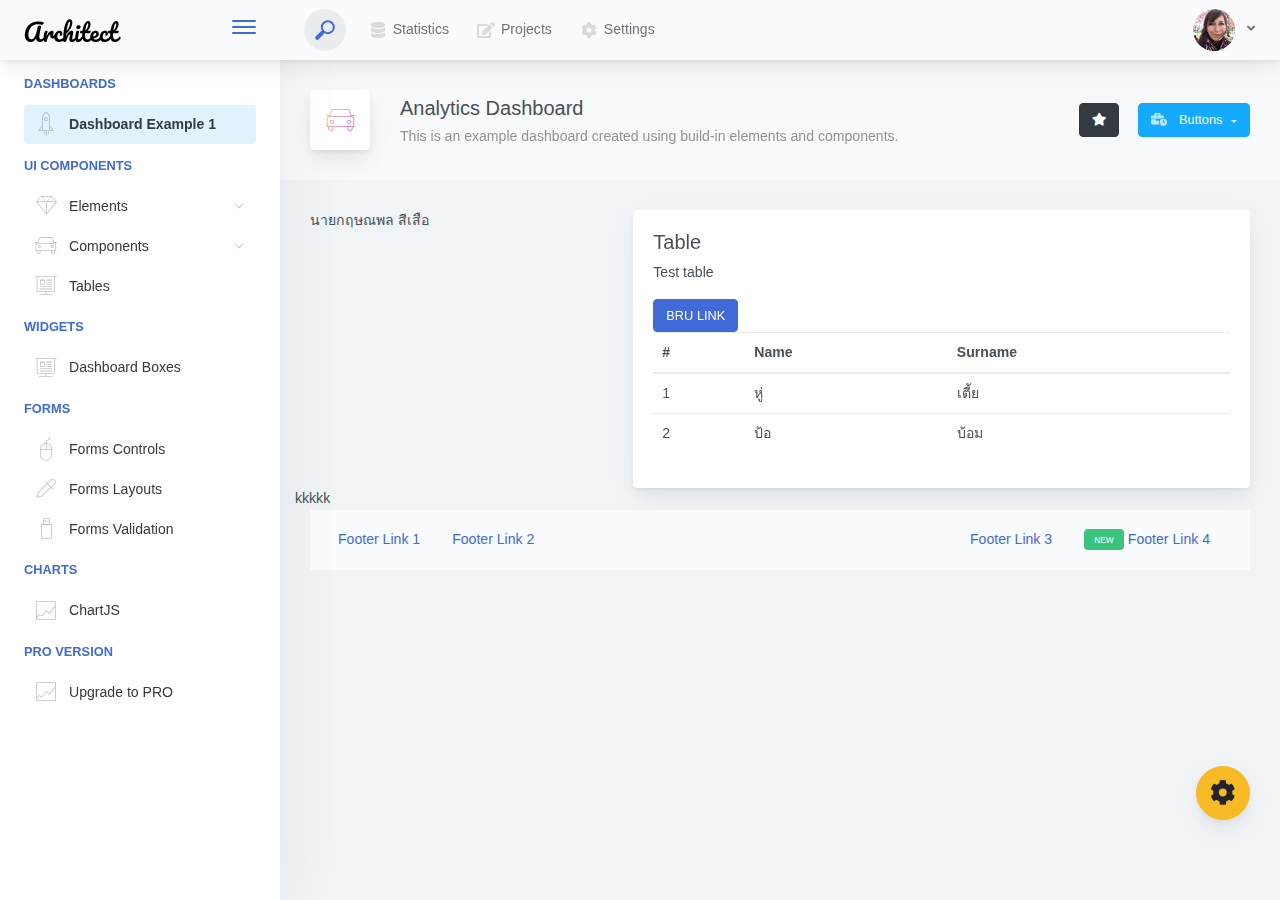
<file: architectui-html-free/index.html>
<!doctype html>
<html lang="en">

<head>
    <meta charset="utf-8">
    <meta http-equiv="X-UA-Compatible" content="IE=edge">
    <meta http-equiv="Content-Language" content="en">
    <meta http-equiv="Content-Type" content="text/html; charset=utf-8" />
    <title>Analytics Dashboard - This is an example dashboard created using build-in elements and components.</title>
    <meta name="viewport"
        content="width=device-width, initial-scale=1, maximum-scale=1, user-scalable=no, shrink-to-fit=no" />
    <meta name="description" content="This is an example dashboard created using build-in elements and components.">
    <meta name="msapplication-tap-highlight" content="no">
    <!--
    =========================================================
    * ArchitectUI HTML Theme Dashboard - v1.0.0
    =========================================================
    * Product Page: https://dashboardpack.com
    * Copyright 2019 DashboardPack (https://dashboardpack.com)
    * Licensed under MIT (https://github.com/DashboardPack/architectui-html-theme-free/blob/master/LICENSE)
    =========================================================
    * The above copyright notice and this permission notice shall be included in all copies or substantial portions of the Software.
    -->
    <link href="./main.css" rel="stylesheet">
</head>

<body>
    <div class="app-container app-theme-white body-tabs-shadow fixed-sidebar fixed-header">
        <div class="app-header header-shadow">
            <div class="app-header__logo">
                <div class="logo-src"></div>
                <div class="header__pane ml-auto">
                    <div>
                        <button type="button" class="hamburger close-sidebar-btn hamburger--elastic"
                            data-class="closed-sidebar">
                            <span class="hamburger-box">
                                <span class="hamburger-inner"></span>
                            </span>
                        </button>
                    </div>
                </div>
            </div>
            <div class="app-header__mobile-menu">
                <div>
                    <button type="button" class="hamburger hamburger--elastic mobile-toggle-nav">
                        <span class="hamburger-box">
                            <span class="hamburger-inner"></span>
                        </span>
                    </button>
                </div>
            </div>
            <div class="app-header__menu">
                <span>
                    <button type="button"
                        class="btn-icon btn-icon-only btn btn-primary btn-sm mobile-toggle-header-nav">
                        <span class="btn-icon-wrapper">
                            <i class="fa fa-ellipsis-v fa-w-6"></i>
                        </span>
                    </button>
                </span>
            </div>
            <div class="app-header__content">
                <div class="app-header-left">
                    <div class="search-wrapper">
                        <div class="input-holder">
                            <input type="text" class="search-input" placeholder="Type to search">
                            <button class="search-icon"><span></span></button>
                        </div>
                        <button class="close"></button>
                    </div>
                    <ul class="header-menu nav">
                        <li class="nav-item">
                            <a href="javascript:void(0);" class="nav-link">
                                <i class="nav-link-icon fa fa-database"> </i>
                                Statistics
                            </a>
                        </li>
                        <li class="btn-group nav-item">
                            <a href="javascript:void(0);" class="nav-link">
                                <i class="nav-link-icon fa fa-edit"></i>
                                Projects
                            </a>
                        </li>
                        <li class="dropdown nav-item">
                            <a href="javascript:void(0);" class="nav-link">
                                <i class="nav-link-icon fa fa-cog"></i>
                                Settings
                            </a>
                        </li>
                    </ul>
                </div>
                <div class="app-header-right">
                    <div class="header-btn-lg pr-0">
                        <div class="widget-content p-0">
                            <div class="widget-content-wrapper">
                                <div class="widget-content-left">
                                    <div class="btn-group">
                                        <a data-toggle="dropdown" aria-haspopup="true" aria-expanded="false"
                                            class="p-0 btn">
                                            <img width="42" class="rounded-circle" src="assets/images/avatars/1.jpg"
                                                alt="">
                                            <i class="fa fa-angle-down ml-2 opacity-8"></i>
                                        </a>
                                        <div tabindex="-1" role="menu" aria-hidden="true"
                                            class="dropdown-menu dropdown-menu-right">
                                            <button type="button" tabindex="0" class="dropdown-item">User
                                                Account</button>
                                            <button type="button" tabindex="0" class="dropdown-item">Settings</button>
                                            <h6 tabindex="-1" class="dropdown-header">Header</h6>
                                            <button type="button" tabindex="0" class="dropdown-item">Actions</button>
                                            <div tabindex="-1" class="dropdown-divider"></div>
                                            <button type="button" tabindex="0" class="dropdown-item">Dividers</button>
                                        </div>
                                    </div>
                                </div>
                                <div class="widget-content-left  ml-3 header-user-info">
                                    <div class="widget-heading">
                                        Alina Mclourd
                                    </div>
                                    <div class="widget-subheading">
                                        VP People Manager
                                    </div>
                                </div>
                                <div class="widget-content-right header-user-info ml-3">
                                    <button type="button"
                                        class="btn-shadow p-1 btn btn-primary btn-sm show-toastr-example">
                                        <i class="fa text-white fa-calendar pr-1 pl-1"></i>
                                    </button>
                                </div>
                            </div>
                        </div>
                    </div>
                </div>
            </div>
        </div>
        <div class="ui-theme-settings">
            <button type="button" id="TooltipDemo" class="btn-open-options btn btn-warning">
                <i class="fa fa-cog fa-w-16 fa-spin fa-2x"></i>
            </button>
            <div class="theme-settings__inner">
                <div class="scrollbar-container">
                    <div class="theme-settings__options-wrapper">
                        <h3 class="themeoptions-heading">Layout Options
                        </h3>
                        <div class="p-3">
                            <ul class="list-group">
                                <li class="list-group-item">
                                    <div class="widget-content p-0">
                                        <div class="widget-content-wrapper">
                                            <div class="widget-content-left mr-3">
                                                <div class="switch has-switch switch-container-class"
                                                    data-class="fixed-header">
                                                    <div class="switch-animate switch-on">
                                                        <input type="checkbox" checked data-toggle="toggle"
                                                            data-onstyle="success">
                                                    </div>
                                                </div>
                                            </div>
                                            <div class="widget-content-left">
                                                <div class="widget-heading">Fixed Header
                                                </div>
                                                <div class="widget-subheading">Makes the header top fixed, always
                                                    visible!
                                                </div>
                                            </div>
                                        </div>
                                    </div>
                                </li>
                                <li class="list-group-item">
                                    <div class="widget-content p-0">
                                        <div class="widget-content-wrapper">
                                            <div class="widget-content-left mr-3">
                                                <div class="switch has-switch switch-container-class"
                                                    data-class="fixed-sidebar">
                                                    <div class="switch-animate switch-on">
                                                        <input type="checkbox" checked data-toggle="toggle"
                                                            data-onstyle="success">
                                                    </div>
                                                </div>
                                            </div>
                                            <div class="widget-content-left">
                                                <div class="widget-heading">Fixed Sidebar
                                                </div>
                                                <div class="widget-subheading">Makes the sidebar left fixed, always
                                                    visible!
                                                </div>
                                            </div>
                                        </div>
                                    </div>
                                </li>
                                <li class="list-group-item">
                                    <div class="widget-content p-0">
                                        <div class="widget-content-wrapper">
                                            <div class="widget-content-left mr-3">
                                                <div class="switch has-switch switch-container-class"
                                                    data-class="fixed-footer">
                                                    <div class="switch-animate switch-off">
                                                        <input type="checkbox" data-toggle="toggle"
                                                            data-onstyle="success">
                                                    </div>
                                                </div>
                                            </div>
                                            <div class="widget-content-left">
                                                <div class="widget-heading">Fixed Footer
                                                </div>
                                                <div class="widget-subheading">Makes the app footer bottom fixed, always
                                                    visible!
                                                </div>
                                            </div>
                                        </div>
                                    </div>
                                </li>
                            </ul>
                        </div>
                        <h3 class="themeoptions-heading">
                            <div>
                                Header Options
                            </div>
                            <button type="button"
                                class="btn-pill btn-shadow btn-wide ml-auto btn btn-focus btn-sm switch-header-cs-class"
                                data-class="">
                                Restore Default
                            </button>
                        </h3>
                        <div class="p-3">
                            <ul class="list-group">
                                <li class="list-group-item">
                                    <h5 class="pb-2">Choose Color Scheme
                                    </h5>
                                    <div class="theme-settings-swatches">
                                        <div class="swatch-holder bg-primary switch-header-cs-class"
                                            data-class="bg-primary header-text-light">
                                        </div>
                                        <div class="swatch-holder bg-secondary switch-header-cs-class"
                                            data-class="bg-secondary header-text-light">
                                        </div>
                                        <div class="swatch-holder bg-success switch-header-cs-class"
                                            data-class="bg-success header-text-dark">
                                        </div>
                                        <div class="swatch-holder bg-info switch-header-cs-class"
                                            data-class="bg-info header-text-dark">
                                        </div>
                                        <div class="swatch-holder bg-warning switch-header-cs-class"
                                            data-class="bg-warning header-text-dark">
                                        </div>
                                        <div class="swatch-holder bg-danger switch-header-cs-class"
                                            data-class="bg-danger header-text-light">
                                        </div>
                                        <div class="swatch-holder bg-light switch-header-cs-class"
                                            data-class="bg-light header-text-dark">
                                        </div>
                                        <div class="swatch-holder bg-dark switch-header-cs-class"
                                            data-class="bg-dark header-text-light">
                                        </div>
                                        <div class="swatch-holder bg-focus switch-header-cs-class"
                                            data-class="bg-focus header-text-light">
                                        </div>
                                        <div class="swatch-holder bg-alternate switch-header-cs-class"
                                            data-class="bg-alternate header-text-light">
                                        </div>
                                        <div class="divider">
                                        </div>
                                        <div class="swatch-holder bg-vicious-stance switch-header-cs-class"
                                            data-class="bg-vicious-stance header-text-light">
                                        </div>
                                        <div class="swatch-holder bg-midnight-bloom switch-header-cs-class"
                                            data-class="bg-midnight-bloom header-text-light">
                                        </div>
                                        <div class="swatch-holder bg-night-sky switch-header-cs-class"
                                            data-class="bg-night-sky header-text-light">
                                        </div>
                                        <div class="swatch-holder bg-slick-carbon switch-header-cs-class"
                                            data-class="bg-slick-carbon header-text-light">
                                        </div>
                                        <div class="swatch-holder bg-asteroid switch-header-cs-class"
                                            data-class="bg-asteroid header-text-light">
                                        </div>
                                        <div class="swatch-holder bg-royal switch-header-cs-class"
                                            data-class="bg-royal header-text-light">
                                        </div>
                                        <div class="swatch-holder bg-warm-flame switch-header-cs-class"
                                            data-class="bg-warm-flame header-text-dark">
                                        </div>
                                        <div class="swatch-holder bg-night-fade switch-header-cs-class"
                                            data-class="bg-night-fade header-text-dark">
                                        </div>
                                        <div class="swatch-holder bg-sunny-morning switch-header-cs-class"
                                            data-class="bg-sunny-morning header-text-dark">
                                        </div>
                                        <div class="swatch-holder bg-tempting-azure switch-header-cs-class"
                                            data-class="bg-tempting-azure header-text-dark">
                                        </div>
                                        <div class="swatch-holder bg-amy-crisp switch-header-cs-class"
                                            data-class="bg-amy-crisp header-text-dark">
                                        </div>
                                        <div class="swatch-holder bg-heavy-rain switch-header-cs-class"
                                            data-class="bg-heavy-rain header-text-dark">
                                        </div>
                                        <div class="swatch-holder bg-mean-fruit switch-header-cs-class"
                                            data-class="bg-mean-fruit header-text-dark">
                                        </div>
                                        <div class="swatch-holder bg-malibu-beach switch-header-cs-class"
                                            data-class="bg-malibu-beach header-text-light">
                                        </div>
                                        <div class="swatch-holder bg-deep-blue switch-header-cs-class"
                                            data-class="bg-deep-blue header-text-dark">
                                        </div>
                                        <div class="swatch-holder bg-ripe-malin switch-header-cs-class"
                                            data-class="bg-ripe-malin header-text-light">
                                        </div>
                                        <div class="swatch-holder bg-arielle-smile switch-header-cs-class"
                                            data-class="bg-arielle-smile header-text-light">
                                        </div>
                                        <div class="swatch-holder bg-plum-plate switch-header-cs-class"
                                            data-class="bg-plum-plate header-text-light">
                                        </div>
                                        <div class="swatch-holder bg-happy-fisher switch-header-cs-class"
                                            data-class="bg-happy-fisher header-text-dark">
                                        </div>
                                        <div class="swatch-holder bg-happy-itmeo switch-header-cs-class"
                                            data-class="bg-happy-itmeo header-text-light">
                                        </div>
                                        <div class="swatch-holder bg-mixed-hopes switch-header-cs-class"
                                            data-class="bg-mixed-hopes header-text-light">
                                        </div>
                                        <div class="swatch-holder bg-strong-bliss switch-header-cs-class"
                                            data-class="bg-strong-bliss header-text-light">
                                        </div>
                                        <div class="swatch-holder bg-grow-early switch-header-cs-class"
                                            data-class="bg-grow-early header-text-light">
                                        </div>
                                        <div class="swatch-holder bg-love-kiss switch-header-cs-class"
                                            data-class="bg-love-kiss header-text-light">
                                        </div>
                                        <div class="swatch-holder bg-premium-dark switch-header-cs-class"
                                            data-class="bg-premium-dark header-text-light">
                                        </div>
                                        <div class="swatch-holder bg-happy-green switch-header-cs-class"
                                            data-class="bg-happy-green header-text-light">
                                        </div>
                                    </div>
                                </li>
                            </ul>
                        </div>
                        <h3 class="themeoptions-heading">
                            <div>Sidebar Options</div>
                            <button type="button"
                                class="btn-pill btn-shadow btn-wide ml-auto btn btn-focus btn-sm switch-sidebar-cs-class"
                                data-class="">
                                Restore Default
                            </button>
                        </h3>
                        <div class="p-3">
                            <ul class="list-group">
                                <li class="list-group-item">
                                    <h5 class="pb-2">Choose Color Scheme
                                    </h5>
                                    <div class="theme-settings-swatches">
                                        <div class="swatch-holder bg-primary switch-sidebar-cs-class"
                                            data-class="bg-primary sidebar-text-light">
                                        </div>
                                        <div class="swatch-holder bg-secondary switch-sidebar-cs-class"
                                            data-class="bg-secondary sidebar-text-light">
                                        </div>
                                        <div class="swatch-holder bg-success switch-sidebar-cs-class"
                                            data-class="bg-success sidebar-text-dark">
                                        </div>
                                        <div class="swatch-holder bg-info switch-sidebar-cs-class"
                                            data-class="bg-info sidebar-text-dark">
                                        </div>
                                        <div class="swatch-holder bg-warning switch-sidebar-cs-class"
                                            data-class="bg-warning sidebar-text-dark">
                                        </div>
                                        <div class="swatch-holder bg-danger switch-sidebar-cs-class"
                                            data-class="bg-danger sidebar-text-light">
                                        </div>
                                        <div class="swatch-holder bg-light switch-sidebar-cs-class"
                                            data-class="bg-light sidebar-text-dark">
                                        </div>
                                        <div class="swatch-holder bg-dark switch-sidebar-cs-class"
                                            data-class="bg-dark sidebar-text-light">
                                        </div>
                                        <div class="swatch-holder bg-focus switch-sidebar-cs-class"
                                            data-class="bg-focus sidebar-text-light">
                                        </div>
                                        <div class="swatch-holder bg-alternate switch-sidebar-cs-class"
                                            data-class="bg-alternate sidebar-text-light">
                                        </div>
                                        <div class="divider">
                                        </div>
                                        <div class="swatch-holder bg-vicious-stance switch-sidebar-cs-class"
                                            data-class="bg-vicious-stance sidebar-text-light">
                                        </div>
                                        <div class="swatch-holder bg-midnight-bloom switch-sidebar-cs-class"
                                            data-class="bg-midnight-bloom sidebar-text-light">
                                        </div>
                                        <div class="swatch-holder bg-night-sky switch-sidebar-cs-class"
                                            data-class="bg-night-sky sidebar-text-light">
                                        </div>
                                        <div class="swatch-holder bg-slick-carbon switch-sidebar-cs-class"
                                            data-class="bg-slick-carbon sidebar-text-light">
                                        </div>
                                        <div class="swatch-holder bg-asteroid switch-sidebar-cs-class"
                                            data-class="bg-asteroid sidebar-text-light">
                                        </div>
                                        <div class="swatch-holder bg-royal switch-sidebar-cs-class"
                                            data-class="bg-royal sidebar-text-light">
                                        </div>
                                        <div class="swatch-holder bg-warm-flame switch-sidebar-cs-class"
                                            data-class="bg-warm-flame sidebar-text-dark">
                                        </div>
                                        <div class="swatch-holder bg-night-fade switch-sidebar-cs-class"
                                            data-class="bg-night-fade sidebar-text-dark">
                                        </div>
                                        <div class="swatch-holder bg-sunny-morning switch-sidebar-cs-class"
                                            data-class="bg-sunny-morning sidebar-text-dark">
                                        </div>
                                        <div class="swatch-holder bg-tempting-azure switch-sidebar-cs-class"
                                            data-class="bg-tempting-azure sidebar-text-dark">
                                        </div>
                                        <div class="swatch-holder bg-amy-crisp switch-sidebar-cs-class"
                                            data-class="bg-amy-crisp sidebar-text-dark">
                                        </div>
                                        <div class="swatch-holder bg-heavy-rain switch-sidebar-cs-class"
                                            data-class="bg-heavy-rain sidebar-text-dark">
                                        </div>
                                        <div class="swatch-holder bg-mean-fruit switch-sidebar-cs-class"
                                            data-class="bg-mean-fruit sidebar-text-dark">
                                        </div>
                                        <div class="swatch-holder bg-malibu-beach switch-sidebar-cs-class"
                                            data-class="bg-malibu-beach sidebar-text-light">
                                        </div>
                                        <div class="swatch-holder bg-deep-blue switch-sidebar-cs-class"
                                            data-class="bg-deep-blue sidebar-text-dark">
                                        </div>
                                        <div class="swatch-holder bg-ripe-malin switch-sidebar-cs-class"
                                            data-class="bg-ripe-malin sidebar-text-light">
                                        </div>
                                        <div class="swatch-holder bg-arielle-smile switch-sidebar-cs-class"
                                            data-class="bg-arielle-smile sidebar-text-light">
                                        </div>
                                        <div class="swatch-holder bg-plum-plate switch-sidebar-cs-class"
                                            data-class="bg-plum-plate sidebar-text-light">
                                        </div>
                                        <div class="swatch-holder bg-happy-fisher switch-sidebar-cs-class"
                                            data-class="bg-happy-fisher sidebar-text-dark">
                                        </div>
                                        <div class="swatch-holder bg-happy-itmeo switch-sidebar-cs-class"
                                            data-class="bg-happy-itmeo sidebar-text-light">
                                        </div>
                                        <div class="swatch-holder bg-mixed-hopes switch-sidebar-cs-class"
                                            data-class="bg-mixed-hopes sidebar-text-light">
                                        </div>
                                        <div class="swatch-holder bg-strong-bliss switch-sidebar-cs-class"
                                            data-class="bg-strong-bliss sidebar-text-light">
                                        </div>
                                        <div class="swatch-holder bg-grow-early switch-sidebar-cs-class"
                                            data-class="bg-grow-early sidebar-text-light">
                                        </div>
                                        <div class="swatch-holder bg-love-kiss switch-sidebar-cs-class"
                                            data-class="bg-love-kiss sidebar-text-light">
                                        </div>
                                        <div class="swatch-holder bg-premium-dark switch-sidebar-cs-class"
                                            data-class="bg-premium-dark sidebar-text-light">
                                        </div>
                                        <div class="swatch-holder bg-happy-green switch-sidebar-cs-class"
                                            data-class="bg-happy-green sidebar-text-light">
                                        </div>
                                    </div>
                                </li>
                            </ul>
                        </div>
                        <h3 class="themeoptions-heading">
                            <div>Main Content Options</div>
                            <button type="button"
                                class="btn-pill btn-shadow btn-wide ml-auto active btn btn-focus btn-sm">Restore Default
                            </button>
                        </h3>
                        <div class="p-3">
                            <ul class="list-group">
                                <li class="list-group-item">
                                    <h5 class="pb-2">Page Section Tabs
                                    </h5>
                                    <div class="theme-settings-swatches">
                                        <div role="group" class="mt-2 btn-group">
                                            <button type="button"
                                                class="btn-wide btn-shadow btn-primary btn btn-secondary switch-theme-class"
                                                data-class="body-tabs-line">
                                                Line
                                            </button>
                                            <button type="button"
                                                class="btn-wide btn-shadow btn-primary active btn btn-secondary switch-theme-class"
                                                data-class="body-tabs-shadow">
                                                Shadow
                                            </button>
                                        </div>
                                    </div>
                                </li>
                            </ul>
                        </div>
                    </div>
                </div>
            </div>
        </div>
        <div class="app-main">
            <div class="app-sidebar sidebar-shadow">
                <div class="app-header__logo">
                    <div class="logo-src"></div>
                    <div class="header__pane ml-auto">
                        <div>
                            <button type="button" class="hamburger close-sidebar-btn hamburger--elastic"
                                data-class="closed-sidebar">
                                <span class="hamburger-box">
                                    <span class="hamburger-inner"></span>
                                </span>
                            </button>
                        </div>
                    </div>
                </div>
                <div class="app-header__mobile-menu">
                    <div>
                        <button type="button" class="hamburger hamburger--elastic mobile-toggle-nav">
                            <span class="hamburger-box">
                                <span class="hamburger-inner"></span>
                            </span>
                        </button>
                    </div>
                </div>
                <div class="app-header__menu">
                    <span>
                        <button type="button"
                            class="btn-icon btn-icon-only btn btn-primary btn-sm mobile-toggle-header-nav">
                            <span class="btn-icon-wrapper">
                                <i class="fa fa-ellipsis-v fa-w-6"></i>
                            </span>
                        </button>
                    </span>
                </div>
                <div class="scrollbar-sidebar">
                    <div class="app-sidebar__inner">
                        <ul class="vertical-nav-menu">
                            <li class="app-sidebar__heading">Dashboards</li>
                            <li>
                                <a href="index.html" class="mm-active">
                                    <i class="metismenu-icon pe-7s-rocket"></i>
                                    Dashboard Example 1
                                </a>
                            </li>
                            <li class="app-sidebar__heading">UI Components</li>
                            <li>
                                <a href="#">
                                    <i class="metismenu-icon pe-7s-diamond"></i>
                                    Elements
                                    <i class="metismenu-state-icon pe-7s-angle-down caret-left"></i>
                                </a>
                                <ul>
                                    <li>
                                        <a href="elements-buttons-standard.html">
                                            <i class="metismenu-icon"></i>
                                            Buttons
                                        </a>
                                    </li>
                                    <li>
                                        <a href="elements-dropdowns.html">
                                            <i class="metismenu-icon">
                                            </i>Dropdowns
                                        </a>
                                    </li>
                                    <li>
                                        <a href="elements-icons.html">
                                            <i class="metismenu-icon">
                                            </i>Icons
                                        </a>
                                    </li>
                                    <li>
                                        <a href="elements-badges-labels.html">
                                            <i class="metismenu-icon">
                                            </i>Badges
                                        </a>
                                    </li>
                                    <li>
                                        <a href="elements-cards.html">
                                            <i class="metismenu-icon">
                                            </i>Cards
                                        </a>
                                    </li>
                                    <li>
                                        <a href="elements-list-group.html">
                                            <i class="metismenu-icon">
                                            </i>List Groups
                                        </a>
                                    </li>
                                    <li>
                                        <a href="elements-navigation.html">
                                            <i class="metismenu-icon">
                                            </i>Navigation Menus
                                        </a>
                                    </li>
                                    <li>
                                        <a href="elements-utilities.html">
                                            <i class="metismenu-icon">
                                            </i>Utilities
                                        </a>
                                    </li>
                                </ul>
                            </li>
                            <li>
                                <a href="#">
                                    <i class="metismenu-icon pe-7s-car"></i>
                                    Components
                                    <i class="metismenu-state-icon pe-7s-angle-down caret-left"></i>
                                </a>
                                <ul>
                                    <li>
                                        <a href="components-tabs.html">
                                            <i class="metismenu-icon">
                                            </i>Tabs
                                        </a>
                                    </li>
                                    <li>
                                        <a href="components-accordions.html">
                                            <i class="metismenu-icon">
                                            </i>Accordions
                                        </a>
                                    </li>
                                    <li>
                                        <a href="components-notifications.html">
                                            <i class="metismenu-icon">
                                            </i>Notifications
                                        </a>
                                    </li>
                                    <li>
                                        <a href="components-modals.html">
                                            <i class="metismenu-icon">
                                            </i>Modals
                                        </a>
                                    </li>
                                    <li>
                                        <a href="components-progress-bar.html">
                                            <i class="metismenu-icon">
                                            </i>Progress Bar
                                        </a>
                                    </li>
                                    <li>
                                        <a href="components-tooltips-popovers.html">
                                            <i class="metismenu-icon">
                                            </i>Tooltips &amp; Popovers
                                        </a>
                                    </li>
                                    <li>
                                        <a href="components-carousel.html">
                                            <i class="metismenu-icon">
                                            </i>Carousel
                                        </a>
                                    </li>
                                    <li>
                                        <a href="components-calendar.html">
                                            <i class="metismenu-icon">
                                            </i>Calendar
                                        </a>
                                    </li>
                                    <li>
                                        <a href="components-pagination.html">
                                            <i class="metismenu-icon">
                                            </i>Pagination
                                        </a>
                                    </li>
                                    <li>
                                        <a href="components-scrollable-elements.html">
                                            <i class="metismenu-icon">
                                            </i>Scrollable
                                        </a>
                                    </li>
                                    <li>
                                        <a href="components-maps.html">
                                            <i class="metismenu-icon">
                                            </i>Maps
                                        </a>
                                    </li>
                                </ul>
                            </li>
                            <li>
                                <a href="tables-regular.html">
                                    <i class="metismenu-icon pe-7s-display2"></i>
                                    Tables
                                </a>
                            </li>
                            <li class="app-sidebar__heading">Widgets</li>
                            <li>
                                <a href="dashboard-boxes.html">
                                    <i class="metismenu-icon pe-7s-display2"></i>
                                    Dashboard Boxes
                                </a>
                            </li>
                            <li class="app-sidebar__heading">Forms</li>
                            <li>
                                <a href="forms-controls.html">
                                    <i class="metismenu-icon pe-7s-mouse">
                                    </i>Forms Controls
                                </a>
                            </li>
                            <li>
                                <a href="forms-layouts.html">
                                    <i class="metismenu-icon pe-7s-eyedropper">
                                    </i>Forms Layouts
                                </a>
                            </li>
                            <li>
                                <a href="forms-validation.html">
                                    <i class="metismenu-icon pe-7s-pendrive">
                                    </i>Forms Validation
                                </a>
                            </li>
                            <li class="app-sidebar__heading">Charts</li>
                            <li>
                                <a href="charts-chartjs.html">
                                    <i class="metismenu-icon pe-7s-graph2">
                                    </i>ChartJS
                                </a>
                            </li>
                            <li class="app-sidebar__heading">PRO Version</li>
                            <li>
                                <a href="https://dashboardpack.com/theme-details/architectui-dashboard-html-pro/"
                                    target="_blank">
                                    <i class="metismenu-icon pe-7s-graph2">
                                    </i>
                                    Upgrade to PRO
                                </a>
                            </li>
                        </ul>
                    </div>
                </div>
            </div>
            <div class="app-main__outer">
                <div class="app-main__inner">
                    <div class="app-page-title">
                        <div class="page-title-wrapper">
                            <div class="page-title-heading">
                                <div class="page-title-icon">
                                    <i class="pe-7s-car icon-gradient bg-mean-fruit">
                                    </i>
                                </div>
                                <div>Analytics Dashboard
                                    <div class="page-title-subheading">This is an example dashboard created using
                                        build-in elements and components.
                                    </div>
                                </div>
                            </div>
                            <div class="page-title-actions">
                                <button type="button" data-toggle="tooltip" title="Example Tooltip"
                                    data-placement="bottom" class="btn-shadow mr-3 btn btn-dark">
                                    <i class="fa fa-star"></i>
                                </button>
                                <div class="d-inline-block dropdown">
                                    <button type="button" data-toggle="dropdown" aria-haspopup="true"
                                        aria-expanded="false" class="btn-shadow dropdown-toggle btn btn-info">
                                        <span class="btn-icon-wrapper pr-2 opacity-7">
                                            <i class="fa fa-business-time fa-w-20"></i>
                                        </span>
                                        Buttons
                                    </button>
                                    <div tabindex="-1" role="menu" aria-hidden="true"
                                        class="dropdown-menu dropdown-menu-right">
                                        <ul class="nav flex-column">
                                            <li class="nav-item">
                                                <a href="javascript:void(0);" class="nav-link">
                                                    <i class="nav-link-icon lnr-inbox"></i>
                                                    <span>
                                                        Inbox
                                                    </span>
                                                    <div class="ml-auto badge badge-pill badge-secondary">86</div>
                                                </a>
                                            </li>
                                            <li class="nav-item">
                                                <a href="javascript:void(0);" class="nav-link">
                                                    <i class="nav-link-icon lnr-book"></i>
                                                    <span>
                                                        Book
                                                    </span>
                                                    <div class="ml-auto badge badge-pill badge-danger">5</div>
                                                </a>
                                            </li>
                                            <li class="nav-item">
                                                <a href="javascript:void(0);" class="nav-link">
                                                    <i class="nav-link-icon lnr-picture"></i>
                                                    <span>
                                                        Picture
                                                    </span>
                                                </a>
                                            </li>
                                            <li class="nav-item">
                                                <a disabled href="javascript:void(0);" class="nav-link disabled">
                                                    <i class="nav-link-icon lnr-file-empty"></i>
                                                    <span>
                                                        File Disabled
                                                    </span>
                                                </a>
                                            </li>
                                        </ul>
                                    </div>
                                </div>
                            </div>
                        </div>
                    </div>
                    
                    <div class="row">
                        <div class="col-4">
                            <p>นายกฤษณพล  สีเสือ</p>
                        </div>
                        <div class="col-8">
                            <div class="main-crd mb3 card">
                                <div class="card-body">
                                    <h5 class="Card-title">Table</h5>
                                    <p>Test table</p>
                                    <a href="http://www.it.bru.ac.th" class="btn btn-primary">BRU LINK</a>
                                    <table class="table table striped">
                                        <thead>
                                            <th>#</th>
                                            <th>Name</th>
                                            <th>Surname</th>
                                        </thead>
                                        <tbody>
                                            <tr>
                                                <td>1</td>
                                                <td>หู่</td>
                                                <td>เตี้ย</td>
                                            </tr>
                                            <tr>
                                                <td>2</td>
                                                <td>ป้อ</td>
                                                <td>บ้อม</td>
                                            </tr>
                                        </tbody>
                                    </table>
                                </div>
                            </div>
                        </div>


                    </div>
                    <div class="row">
                        kkkkk
                    </div>





                <div class="app-wrapper-footer">
                    <div class="app-footer">
                        <div class="app-footer__inner">
                            <div class="app-footer-left">
                                <ul class="nav">
                                    <li class="nav-item">
                                        <a href="javascript:void(0);" class="nav-link">
                                            Footer Link 1
                                        </a>
                                    </li>
                                    <li class="nav-item">
                                        <a href="javascript:void(0);" class="nav-link">
                                            Footer Link 2
                                        </a>
                                    </li>
                                </ul>
                            </div>
                            <div class="app-footer-right">
                                <ul class="nav">
                                    <li class="nav-item">
                                        <a href="javascript:void(0);" class="nav-link">
                                            Footer Link 3
                                        </a>
                                    </li>
                                    <li class="nav-item">
                                        <a href="javascript:void(0);" class="nav-link">
                                            <div class="badge badge-success mr-1 ml-0">
                                                <small>NEW</small>
                                            </div>
                                            Footer Link 4
                                        </a>
                                    </li>
                                </ul>
                            </div>
                        </div>
                    </div>
                </div>
            </div>
            <script src="http://maps.google.com/maps/api/js?sensor=true"></script>
        </div>
    </div>
    <script type="text/javascript" src="./assets/scripts/main.js"></script>
</body>

</html>
</file>
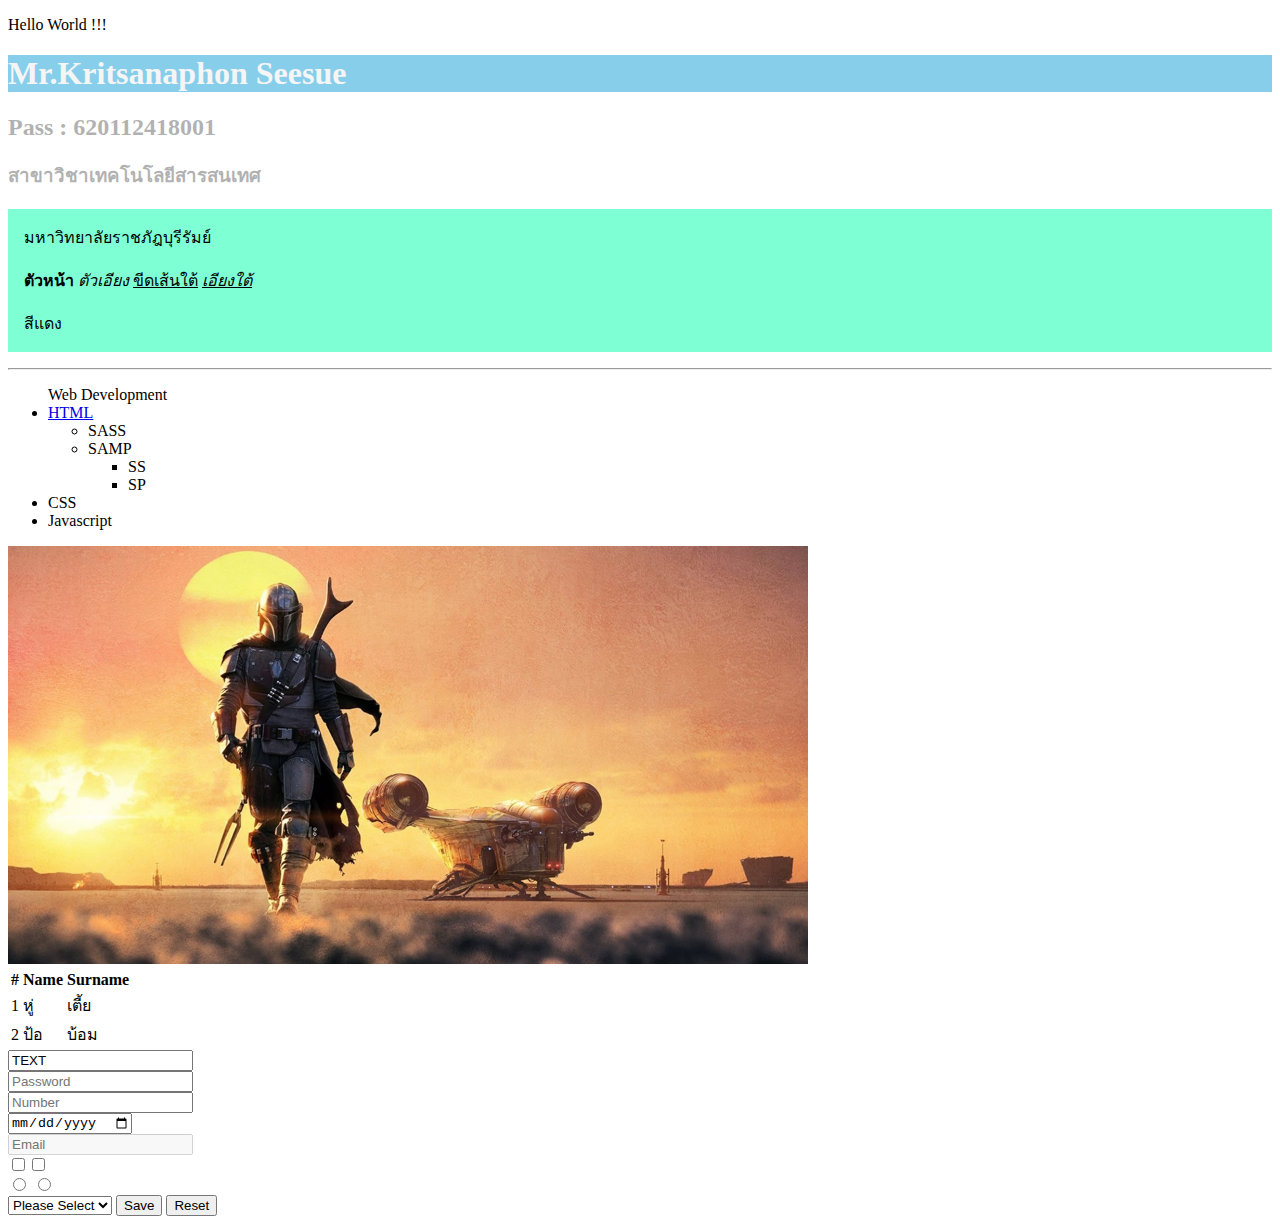
<file: www/index.html>
<!DOCTYPE html>
<html lang="en">

<head>
    <meta charset="UTF-8">
    <meta name="viewport" content="width=device-width, initial-scale=1.0">
    <title>620112418001</title>

    <link rel="stylesheet" href="./custom.css">

</head>

<body>
    <p>Hello World !!!</p>
    <h1>Mr.Kritsanaphon Seesue</h1>
    <h2 class="blue700">Pass : 620112418001</h2>
    <h3 class="blue700">สาขาวิชาเทคโนโลยีสารสนเทศ</h3>
    <p id="p_bru">
        มหาวิทยาลัยราชภัฎบุรีรัมย์ <br></br>
        <b>ตัวหน้า</b> <i>ตัวเอียง</i> <u>ขีดเส้นใต้</u> <i><u>เอียงใต้</u></i><br></br>
        <span>สีแดง</span>
    </p>
    <hr>
    <ul>Web Development
        <li><a href="www.bru.ac.th" target="_blank">HTML</a></li>
        <ul>
            <li>SASS</li>
            <li>SAMP</li>
            <ul>
                <li>SS</li>
                <li>SP</li>
            </ul>
        </ul>
        <li>CSS</li>
        <li>Javascript</li>
    </ul>

    <img src=".\img\POP_UPDATE-WEB-1.jpg" alt="WALL" width="800">

    <table>
        <thead>
            <th>#</th>
            <th>Name</th>
            <th>Surname</th>
        </thead>
        <tbody>
            <tr>
                <td>1</td>
                <td>หู่</td>
                <td>เตี้ย</td>
            </tr>
            <tr>
                <td>2</td>
                <td>ป้อ</td>
                <td>บ้อม</td>
            </tr>
        </tbody>
    </table>

    <!-- ้FORM BEGIN -->
    <form action="">
        <input type="text" value="TEXT" readonly><br>
        <input type="password" placeholder="Password"><br>
        <input type="number" placeholder="Number" required><br>
        <input type="date" placeholder="DATE"><br>
        <input type="email" disabled placeholder="Email"><br>
        <input type="checkbox"><input type="checkbox"><br>
        <input type="radio" name="kak" id="01">
        <input type="radio" name="kak" id="02" placeholder="radio"><br>
        <input type="hidden">

        <select name="" id="">
            <option value="">Please Select</option>
            <option value="1">BOOK</option>
            <option value="2">MAIL</option>
        </select>

        <!-- <button type="submit" value="sAve"></button> -->
        <button type="submit">Save</button>
        <button type="reset">Reset</button>


    </form>


</body>

</html>
</file>
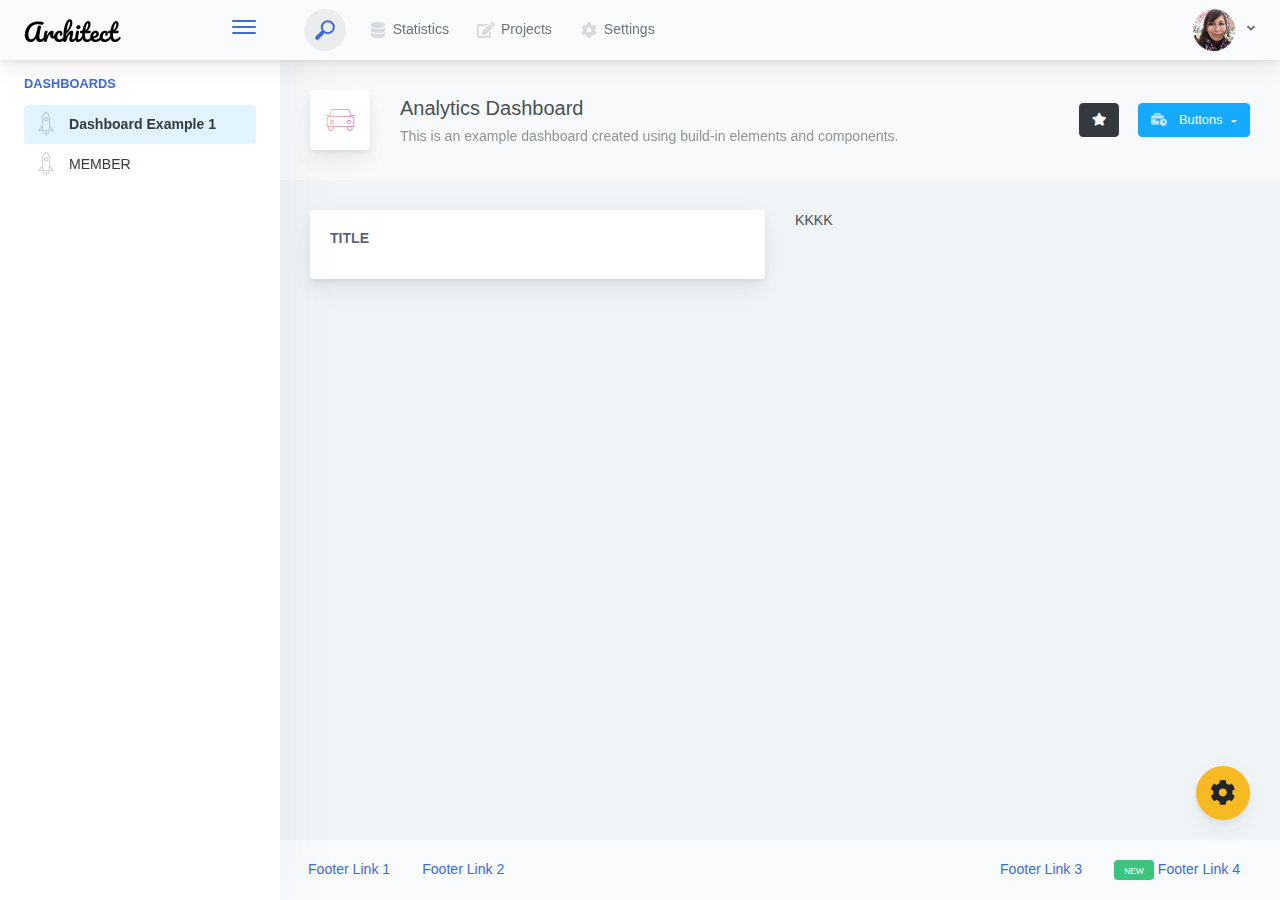
<file: LAB_PHP3/php/index.html>
<!doctype html>
<html lang="en">

<head>
    <meta charset="utf-8">
    <meta http-equiv="X-UA-Compatible" content="IE=edge">
    <meta http-equiv="Content-Language" content="en">
    <meta http-equiv="Content-Type" content="text/html; charset=utf-8" />
    <title>Analytics Dashboard - This is an example dashboard created using build-in elements and components.</title>
    <meta name="viewport"
        content="width=device-width, initial-scale=1, maximum-scale=1, user-scalable=no, shrink-to-fit=no" />
    <meta name="description" content="This is an example dashboard created using build-in elements and components.">
    <meta name="msapplication-tap-highlight" content="no">
    <!--
    =========================================================
    * ArchitectUI HTML Theme Dashboard - v1.0.0
    =========================================================
    * Product Page: https://dashboardpack.com
    * Copyright 2019 DashboardPack (https://dashboardpack.com)
    * Licensed under MIT (https://github.com/DashboardPack/architectui-html-theme-free/blob/master/LICENSE)
    =========================================================
    * The above copyright notice and this permission notice shall be included in all copies or substantial portions of the Software.
    -->
    <link href="./main.css" rel="stylesheet">
</head>

<body>
    <div class="app-container app-theme-white body-tabs-shadow fixed-sidebar fixed-header">
        <div class="app-header header-shadow">
            <div class="app-header__logo">
                <div class="logo-src"></div>
                <div class="header__pane ml-auto">
                    <div>
                        <button type="button" class="hamburger close-sidebar-btn hamburger--elastic"
                            data-class="closed-sidebar">
                            <span class="hamburger-box">
                                <span class="hamburger-inner"></span>
                            </span>
                        </button>
                    </div>
                </div>
            </div>
            <div class="app-header__mobile-menu">
                <div>
                    <button type="button" class="hamburger hamburger--elastic mobile-toggle-nav">
                        <span class="hamburger-box">
                            <span class="hamburger-inner"></span>
                        </span>
                    </button>
                </div>
            </div>
            <div class="app-header__menu">
                <span>
                    <button type="button"
                        class="btn-icon btn-icon-only btn btn-primary btn-sm mobile-toggle-header-nav">
                        <span class="btn-icon-wrapper">
                            <i class="fa fa-ellipsis-v fa-w-6"></i>
                        </span>
                    </button>
                </span>
            </div>
            <div class="app-header__content">
                <div class="app-header-left">
                    <div class="search-wrapper">
                        <div class="input-holder">
                            <input type="text" class="search-input" placeholder="Type to search">
                            <button class="search-icon"><span></span></button>
                        </div>
                        <button class="close"></button>
                    </div>
                    <ul class="header-menu nav">
                        <li class="nav-item">
                            <a href="javascript:void(0);" class="nav-link">
                                <i class="nav-link-icon fa fa-database"> </i>
                                Statistics
                            </a>
                        </li>
                        <li class="btn-group nav-item">
                            <a href="javascript:void(0);" class="nav-link">
                                <i class="nav-link-icon fa fa-edit"></i>
                                Projects
                            </a>
                        </li>
                        <li class="dropdown nav-item">
                            <a href="javascript:void(0);" class="nav-link">
                                <i class="nav-link-icon fa fa-cog"></i>
                                Settings
                            </a>
                        </li>
                    </ul>
                </div>
                <div class="app-header-right">
                    <div class="header-btn-lg pr-0">
                        <div class="widget-content p-0">
                            <div class="widget-content-wrapper">
                                <div class="widget-content-left">
                                    <div class="btn-group">
                                        <a data-toggle="dropdown" aria-haspopup="true" aria-expanded="false"
                                            class="p-0 btn">
                                            <img width="42" class="rounded-circle" src="assets/images/avatars/1.jpg"
                                                alt="">
                                            <i class="fa fa-angle-down ml-2 opacity-8"></i>
                                        </a>
                                        <div tabindex="-1" role="menu" aria-hidden="true"
                                            class="dropdown-menu dropdown-menu-right">
                                            <button type="button" tabindex="0" class="dropdown-item">User
                                                Account</button>
                                            <button type="button" tabindex="0" class="dropdown-item">Settings</button>
                                            <h6 tabindex="-1" class="dropdown-header">Header</h6>
                                            <button type="button" tabindex="0" class="dropdown-item">Actions</button>
                                            <div tabindex="-1" class="dropdown-divider"></div>
                                            <button type="button" tabindex="0" class="dropdown-item">Dividers</button>
                                        </div>
                                    </div>
                                </div>
                                <div class="widget-content-left  ml-3 header-user-info">
                                    <div class="widget-heading">
                                        Alina Mclourd
                                    </div>
                                    <div class="widget-subheading">
                                        VP People Manager
                                    </div>
                                </div>
                                <div class="widget-content-right header-user-info ml-3">
                                    <button type="button"
                                        class="btn-shadow p-1 btn btn-primary btn-sm show-toastr-example">
                                        <i class="fa text-white fa-calendar pr-1 pl-1"></i>
                                    </button>
                                </div>
                            </div>
                        </div>
                    </div>
                </div>
            </div>
        </div>
        <div class="ui-theme-settings">
            <button type="button" id="TooltipDemo" class="btn-open-options btn btn-warning">
                <i class="fa fa-cog fa-w-16 fa-spin fa-2x"></i>
            </button>
            <div class="theme-settings__inner">
                <div class="scrollbar-container">
                    <div class="theme-settings__options-wrapper">
                        <h3 class="themeoptions-heading">Layout Options
                        </h3>
                        <div class="p-3">
                            <ul class="list-group">
                                <li class="list-group-item">
                                    <div class="widget-content p-0">
                                        <div class="widget-content-wrapper">
                                            <div class="widget-content-left mr-3">
                                                <div class="switch has-switch switch-container-class"
                                                    data-class="fixed-header">
                                                    <div class="switch-animate switch-on">
                                                        <input type="checkbox" checked data-toggle="toggle"
                                                            data-onstyle="success">
                                                    </div>
                                                </div>
                                            </div>
                                            <div class="widget-content-left">
                                                <div class="widget-heading">Fixed Header
                                                </div>
                                                <div class="widget-subheading">Makes the header top fixed, always
                                                    visible!
                                                </div>
                                            </div>
                                        </div>
                                    </div>
                                </li>
                                <li class="list-group-item">
                                    <div class="widget-content p-0">
                                        <div class="widget-content-wrapper">
                                            <div class="widget-content-left mr-3">
                                                <div class="switch has-switch switch-container-class"
                                                    data-class="fixed-sidebar">
                                                    <div class="switch-animate switch-on">
                                                        <input type="checkbox" checked data-toggle="toggle"
                                                            data-onstyle="success">
                                                    </div>
                                                </div>
                                            </div>
                                            <div class="widget-content-left">
                                                <div class="widget-heading">Fixed Sidebar
                                                </div>
                                                <div class="widget-subheading">Makes the sidebar left fixed, always
                                                    visible!
                                                </div>
                                            </div>
                                        </div>
                                    </div>
                                </li>
                                <li class="list-group-item">
                                    <div class="widget-content p-0">
                                        <div class="widget-content-wrapper">
                                            <div class="widget-content-left mr-3">
                                                <div class="switch has-switch switch-container-class"
                                                    data-class="fixed-footer">
                                                    <div class="switch-animate switch-off">
                                                        <input type="checkbox" data-toggle="toggle"
                                                            data-onstyle="success">
                                                    </div>
                                                </div>
                                            </div>
                                            <div class="widget-content-left">
                                                <div class="widget-heading">Fixed Footer
                                                </div>
                                                <div class="widget-subheading">Makes the app footer bottom fixed, always
                                                    visible!
                                                </div>
                                            </div>
                                        </div>
                                    </div>
                                </li>
                            </ul>
                        </div>
                        <h3 class="themeoptions-heading">
                            <div>
                                Header Options
                            </div>
                            <button type="button"
                                class="btn-pill btn-shadow btn-wide ml-auto btn btn-focus btn-sm switch-header-cs-class"
                                data-class="">
                                Restore Default
                            </button>
                        </h3>
                        <div class="p-3">
                            <ul class="list-group">
                                <li class="list-group-item">
                                    <h5 class="pb-2">Choose Color Scheme
                                    </h5>
                                    <div class="theme-settings-swatches">
                                        <div class="swatch-holder bg-primary switch-header-cs-class"
                                            data-class="bg-primary header-text-light">
                                        </div>
                                        <div class="swatch-holder bg-secondary switch-header-cs-class"
                                            data-class="bg-secondary header-text-light">
                                        </div>
                                        <div class="swatch-holder bg-success switch-header-cs-class"
                                            data-class="bg-success header-text-dark">
                                        </div>
                                        <div class="swatch-holder bg-info switch-header-cs-class"
                                            data-class="bg-info header-text-dark">
                                        </div>
                                        <div class="swatch-holder bg-warning switch-header-cs-class"
                                            data-class="bg-warning header-text-dark">
                                        </div>
                                        <div class="swatch-holder bg-danger switch-header-cs-class"
                                            data-class="bg-danger header-text-light">
                                        </div>
                                        <div class="swatch-holder bg-light switch-header-cs-class"
                                            data-class="bg-light header-text-dark">
                                        </div>
                                        <div class="swatch-holder bg-dark switch-header-cs-class"
                                            data-class="bg-dark header-text-light">
                                        </div>
                                        <div class="swatch-holder bg-focus switch-header-cs-class"
                                            data-class="bg-focus header-text-light">
                                        </div>
                                        <div class="swatch-holder bg-alternate switch-header-cs-class"
                                            data-class="bg-alternate header-text-light">
                                        </div>
                                        <div class="divider">
                                        </div>
                                        <div class="swatch-holder bg-vicious-stance switch-header-cs-class"
                                            data-class="bg-vicious-stance header-text-light">
                                        </div>
                                        <div class="swatch-holder bg-midnight-bloom switch-header-cs-class"
                                            data-class="bg-midnight-bloom header-text-light">
                                        </div>
                                        <div class="swatch-holder bg-night-sky switch-header-cs-class"
                                            data-class="bg-night-sky header-text-light">
                                        </div>
                                        <div class="swatch-holder bg-slick-carbon switch-header-cs-class"
                                            data-class="bg-slick-carbon header-text-light">
                                        </div>
                                        <div class="swatch-holder bg-asteroid switch-header-cs-class"
                                            data-class="bg-asteroid header-text-light">
                                        </div>
                                        <div class="swatch-holder bg-royal switch-header-cs-class"
                                            data-class="bg-royal header-text-light">
                                        </div>
                                        <div class="swatch-holder bg-warm-flame switch-header-cs-class"
                                            data-class="bg-warm-flame header-text-dark">
                                        </div>
                                        <div class="swatch-holder bg-night-fade switch-header-cs-class"
                                            data-class="bg-night-fade header-text-dark">
                                        </div>
                                        <div class="swatch-holder bg-sunny-morning switch-header-cs-class"
                                            data-class="bg-sunny-morning header-text-dark">
                                        </div>
                                        <div class="swatch-holder bg-tempting-azure switch-header-cs-class"
                                            data-class="bg-tempting-azure header-text-dark">
                                        </div>
                                        <div class="swatch-holder bg-amy-crisp switch-header-cs-class"
                                            data-class="bg-amy-crisp header-text-dark">
                                        </div>
                                        <div class="swatch-holder bg-heavy-rain switch-header-cs-class"
                                            data-class="bg-heavy-rain header-text-dark">
                                        </div>
                                        <div class="swatch-holder bg-mean-fruit switch-header-cs-class"
                                            data-class="bg-mean-fruit header-text-dark">
                                        </div>
                                        <div class="swatch-holder bg-malibu-beach switch-header-cs-class"
                                            data-class="bg-malibu-beach header-text-light">
                                        </div>
                                        <div class="swatch-holder bg-deep-blue switch-header-cs-class"
                                            data-class="bg-deep-blue header-text-dark">
                                        </div>
                                        <div class="swatch-holder bg-ripe-malin switch-header-cs-class"
                                            data-class="bg-ripe-malin header-text-light">
                                        </div>
                                        <div class="swatch-holder bg-arielle-smile switch-header-cs-class"
                                            data-class="bg-arielle-smile header-text-light">
                                        </div>
                                        <div class="swatch-holder bg-plum-plate switch-header-cs-class"
                                            data-class="bg-plum-plate header-text-light">
                                        </div>
                                        <div class="swatch-holder bg-happy-fisher switch-header-cs-class"
                                            data-class="bg-happy-fisher header-text-dark">
                                        </div>
                                        <div class="swatch-holder bg-happy-itmeo switch-header-cs-class"
                                            data-class="bg-happy-itmeo header-text-light">
                                        </div>
                                        <div class="swatch-holder bg-mixed-hopes switch-header-cs-class"
                                            data-class="bg-mixed-hopes header-text-light">
                                        </div>
                                        <div class="swatch-holder bg-strong-bliss switch-header-cs-class"
                                            data-class="bg-strong-bliss header-text-light">
                                        </div>
                                        <div class="swatch-holder bg-grow-early switch-header-cs-class"
                                            data-class="bg-grow-early header-text-light">
                                        </div>
                                        <div class="swatch-holder bg-love-kiss switch-header-cs-class"
                                            data-class="bg-love-kiss header-text-light">
                                        </div>
                                        <div class="swatch-holder bg-premium-dark switch-header-cs-class"
                                            data-class="bg-premium-dark header-text-light">
                                        </div>
                                        <div class="swatch-holder bg-happy-green switch-header-cs-class"
                                            data-class="bg-happy-green header-text-light">
                                        </div>
                                    </div>
                                </li>
                            </ul>
                        </div>
                        <h3 class="themeoptions-heading">
                            <div>Sidebar Options</div>
                            <button type="button"
                                class="btn-pill btn-shadow btn-wide ml-auto btn btn-focus btn-sm switch-sidebar-cs-class"
                                data-class="">
                                Restore Default
                            </button>
                        </h3>
                        <div class="p-3">
                            <ul class="list-group">
                                <li class="list-group-item">
                                    <h5 class="pb-2">Choose Color Scheme
                                    </h5>
                                    <div class="theme-settings-swatches">
                                        <div class="swatch-holder bg-primary switch-sidebar-cs-class"
                                            data-class="bg-primary sidebar-text-light">
                                        </div>
                                        <div class="swatch-holder bg-secondary switch-sidebar-cs-class"
                                            data-class="bg-secondary sidebar-text-light">
                                        </div>
                                        <div class="swatch-holder bg-success switch-sidebar-cs-class"
                                            data-class="bg-success sidebar-text-dark">
                                        </div>
                                        <div class="swatch-holder bg-info switch-sidebar-cs-class"
                                            data-class="bg-info sidebar-text-dark">
                                        </div>
                                        <div class="swatch-holder bg-warning switch-sidebar-cs-class"
                                            data-class="bg-warning sidebar-text-dark">
                                        </div>
                                        <div class="swatch-holder bg-danger switch-sidebar-cs-class"
                                            data-class="bg-danger sidebar-text-light">
                                        </div>
                                        <div class="swatch-holder bg-light switch-sidebar-cs-class"
                                            data-class="bg-light sidebar-text-dark">
                                        </div>
                                        <div class="swatch-holder bg-dark switch-sidebar-cs-class"
                                            data-class="bg-dark sidebar-text-light">
                                        </div>
                                        <div class="swatch-holder bg-focus switch-sidebar-cs-class"
                                            data-class="bg-focus sidebar-text-light">
                                        </div>
                                        <div class="swatch-holder bg-alternate switch-sidebar-cs-class"
                                            data-class="bg-alternate sidebar-text-light">
                                        </div>
                                        <div class="divider">
                                        </div>
                                        <div class="swatch-holder bg-vicious-stance switch-sidebar-cs-class"
                                            data-class="bg-vicious-stance sidebar-text-light">
                                        </div>
                                        <div class="swatch-holder bg-midnight-bloom switch-sidebar-cs-class"
                                            data-class="bg-midnight-bloom sidebar-text-light">
                                        </div>
                                        <div class="swatch-holder bg-night-sky switch-sidebar-cs-class"
                                            data-class="bg-night-sky sidebar-text-light">
                                        </div>
                                        <div class="swatch-holder bg-slick-carbon switch-sidebar-cs-class"
                                            data-class="bg-slick-carbon sidebar-text-light">
                                        </div>
                                        <div class="swatch-holder bg-asteroid switch-sidebar-cs-class"
                                            data-class="bg-asteroid sidebar-text-light">
                                        </div>
                                        <div class="swatch-holder bg-royal switch-sidebar-cs-class"
                                            data-class="bg-royal sidebar-text-light">
                                        </div>
                                        <div class="swatch-holder bg-warm-flame switch-sidebar-cs-class"
                                            data-class="bg-warm-flame sidebar-text-dark">
                                        </div>
                                        <div class="swatch-holder bg-night-fade switch-sidebar-cs-class"
                                            data-class="bg-night-fade sidebar-text-dark">
                                        </div>
                                        <div class="swatch-holder bg-sunny-morning switch-sidebar-cs-class"
                                            data-class="bg-sunny-morning sidebar-text-dark">
                                        </div>
                                        <div class="swatch-holder bg-tempting-azure switch-sidebar-cs-class"
                                            data-class="bg-tempting-azure sidebar-text-dark">
                                        </div>
                                        <div class="swatch-holder bg-amy-crisp switch-sidebar-cs-class"
                                            data-class="bg-amy-crisp sidebar-text-dark">
                                        </div>
                                        <div class="swatch-holder bg-heavy-rain switch-sidebar-cs-class"
                                            data-class="bg-heavy-rain sidebar-text-dark">
                                        </div>
                                        <div class="swatch-holder bg-mean-fruit switch-sidebar-cs-class"
                                            data-class="bg-mean-fruit sidebar-text-dark">
                                        </div>
                                        <div class="swatch-holder bg-malibu-beach switch-sidebar-cs-class"
                                            data-class="bg-malibu-beach sidebar-text-light">
                                        </div>
                                        <div class="swatch-holder bg-deep-blue switch-sidebar-cs-class"
                                            data-class="bg-deep-blue sidebar-text-dark">
                                        </div>
                                        <div class="swatch-holder bg-ripe-malin switch-sidebar-cs-class"
                                            data-class="bg-ripe-malin sidebar-text-light">
                                        </div>
                                        <div class="swatch-holder bg-arielle-smile switch-sidebar-cs-class"
                                            data-class="bg-arielle-smile sidebar-text-light">
                                        </div>
                                        <div class="swatch-holder bg-plum-plate switch-sidebar-cs-class"
                                            data-class="bg-plum-plate sidebar-text-light">
                                        </div>
                                        <div class="swatch-holder bg-happy-fisher switch-sidebar-cs-class"
                                            data-class="bg-happy-fisher sidebar-text-dark">
                                        </div>
                                        <div class="swatch-holder bg-happy-itmeo switch-sidebar-cs-class"
                                            data-class="bg-happy-itmeo sidebar-text-light">
                                        </div>
                                        <div class="swatch-holder bg-mixed-hopes switch-sidebar-cs-class"
                                            data-class="bg-mixed-hopes sidebar-text-light">
                                        </div>
                                        <div class="swatch-holder bg-strong-bliss switch-sidebar-cs-class"
                                            data-class="bg-strong-bliss sidebar-text-light">
                                        </div>
                                        <div class="swatch-holder bg-grow-early switch-sidebar-cs-class"
                                            data-class="bg-grow-early sidebar-text-light">
                                        </div>
                                        <div class="swatch-holder bg-love-kiss switch-sidebar-cs-class"
                                            data-class="bg-love-kiss sidebar-text-light">
                                        </div>
                                        <div class="swatch-holder bg-premium-dark switch-sidebar-cs-class"
                                            data-class="bg-premium-dark sidebar-text-light">
                                        </div>
                                        <div class="swatch-holder bg-happy-green switch-sidebar-cs-class"
                                            data-class="bg-happy-green sidebar-text-light">
                                        </div>
                                    </div>
                                </li>
                            </ul>
                        </div>
                        <h3 class="themeoptions-heading">
                            <div>Main Content Options</div>
                            <button type="button"
                                class="btn-pill btn-shadow btn-wide ml-auto active btn btn-focus btn-sm">Restore Default
                            </button>
                        </h3>
                        <div class="p-3">
                            <ul class="list-group">
                                <li class="list-group-item">
                                    <h5 class="pb-2">Page Section Tabs
                                    </h5>
                                    <div class="theme-settings-swatches">
                                        <div role="group" class="mt-2 btn-group">
                                            <button type="button"
                                                class="btn-wide btn-shadow btn-primary btn btn-secondary switch-theme-class"
                                                data-class="body-tabs-line">
                                                Line
                                            </button>
                                            <button type="button"
                                                class="btn-wide btn-shadow btn-primary active btn btn-secondary switch-theme-class"
                                                data-class="body-tabs-shadow">
                                                Shadow
                                            </button>
                                        </div>
                                    </div>
                                </li>
                            </ul>
                        </div>
                    </div>
                </div>
            </div>
        </div>
        <div class="app-main">
            <div class="app-sidebar sidebar-shadow">
                <div class="app-header__logo">
                    <div class="logo-src"></div>
                    <div class="header__pane ml-auto">
                        <div>
                            <button type="button" class="hamburger close-sidebar-btn hamburger--elastic"
                                data-class="closed-sidebar">
                                <span class="hamburger-box">
                                    <span class="hamburger-inner"></span>
                                </span>
                            </button>
                        </div>
                    </div>
                </div>
                <div class="app-header__mobile-menu">
                    <div>
                        <button type="button" class="hamburger hamburger--elastic mobile-toggle-nav">
                            <span class="hamburger-box">
                                <span class="hamburger-inner"></span>
                            </span>
                        </button>
                    </div>
                </div>
                <div class="app-header__menu">
                    <span>
                        <button type="button"
                            class="btn-icon btn-icon-only btn btn-primary btn-sm mobile-toggle-header-nav">
                            <span class="btn-icon-wrapper">
                                <i class="fa fa-ellipsis-v fa-w-6"></i>
                            </span>
                        </button>
                    </span>
                </div>
                <div class="scrollbar-sidebar">
                    <div class="app-sidebar__inner">
                        <ul class="vertical-nav-menu">
                            <li class="app-sidebar__heading">Dashboards</li>
                            <li>
                                <a href="index.html" class="mm-active">
                                    <i class="metismenu-icon pe-7s-rocket"></i>
                                    Dashboard Example 1
                                </a>
                            </li>
                            <li>
                                <a href="./views/member.php" class="">
                                    <i class="metismenu-icon pe-7s-rocket"></i>
                                    MEMBER
                                </a>
                            </li>
                            
                        </ul>
                    </div>
                </div>
            </div>
            <div class="app-main__outer">
                <div class="app-main__inner">
                    <div class="app-page-title">
                        <div class="page-title-wrapper">
                            <div class="page-title-heading">
                                <div class="page-title-icon">
                                    <i class="pe-7s-car icon-gradient bg-mean-fruit">
                                    </i>
                                </div>
                                <div>Analytics Dashboard
                                    <div class="page-title-subheading">This is an example dashboard created using
                                        build-in elements and components.
                                    </div>
                                </div>
                            </div>
                            <div class="page-title-actions">
                                <button type="button" data-toggle="tooltip" title="Example Tooltip"
                                    data-placement="bottom" class="btn-shadow mr-3 btn btn-dark">
                                    <i class="fa fa-star"></i>
                                </button>
                                <div class="d-inline-block dropdown">
                                    <button type="button" data-toggle="dropdown" aria-haspopup="true"
                                        aria-expanded="false" class="btn-shadow dropdown-toggle btn btn-info">
                                        <span class="btn-icon-wrapper pr-2 opacity-7">
                                            <i class="fa fa-business-time fa-w-20"></i>
                                        </span>
                                        Buttons
                                    </button>
                                    <div tabindex="-1" role="menu" aria-hidden="true"
                                        class="dropdown-menu dropdown-menu-right">
                                        <ul class="nav flex-column">
                                            <li class="nav-item">
                                                <a href="javascript:void(0);" class="nav-link">
                                                    <i class="nav-link-icon lnr-inbox"></i>
                                                    <span>
                                                        Inbox
                                                    </span>
                                                    <div class="ml-auto badge badge-pill badge-secondary">86</div>
                                                </a>
                                            </li>
                                            <li class="nav-item">
                                                <a href="javascript:void(0);" class="nav-link">
                                                    <i class="nav-link-icon lnr-book"></i>
                                                    <span>
                                                        Book
                                                    </span>
                                                    <div class="ml-auto badge badge-pill badge-danger">5</div>
                                                </a>
                                            </li>
                                            <li class="nav-item">
                                                <a href="javascript:void(0);" class="nav-link">
                                                    <i class="nav-link-icon lnr-picture"></i>
                                                    <span>
                                                        Picture
                                                    </span>
                                                </a>
                                            </li>
                                            <li class="nav-item">
                                                <a disabled href="javascript:void(0);" class="nav-link disabled">
                                                    <i class="nav-link-icon lnr-file-empty"></i>
                                                    <span>
                                                        File Disabled
                                                    </span>
                                                </a>
                                            </li>
                                        </ul>
                                    </div>
                                </div>
                            </div>
                        </div>
                    </div>
                    
                    <div class="row">
                        <div class="col-6">
                            <div class="card main-card mb-3">
                                <div class="card-body">
                                    <h2 class="card-title">Title</h2>
                                </div>
                            </div>
                        </div>
                        <div class="col-6">KKKK</div>
                    </div>

                </div>
                <div class="app-wrapper-footer">
                    <div class="app-footer">
                        <div class="app-footer__inner">
                            <div class="app-footer-left">
                                <ul class="nav">
                                    <li class="nav-item">
                                        <a href="javascript:void(0);" class="nav-link">
                                            Footer Link 1
                                        </a>
                                    </li>
                                    <li class="nav-item">
                                        <a href="javascript:void(0);" class="nav-link">
                                            Footer Link 2
                                        </a>
                                    </li>
                                </ul>
                            </div>
                            <div class="app-footer-right">
                                <ul class="nav">
                                    <li class="nav-item">
                                        <a href="javascript:void(0);" class="nav-link">
                                            Footer Link 3
                                        </a>
                                    </li>
                                    <li class="nav-item">
                                        <a href="javascript:void(0);" class="nav-link">
                                            <div class="badge badge-success mr-1 ml-0">
                                                <small>NEW</small>
                                            </div>
                                            Footer Link 4
                                        </a>
                                    </li>
                                </ul>
                            </div>
                        </div>
                    </div>
                </div>
            </div>
            <script src="http://maps.google.com/maps/api/js?sensor=true"></script>
        </div>
    </div>
    <script type="text/javascript" src="./assets/scripts/main.js"></script>
</body>

</html>
</file>
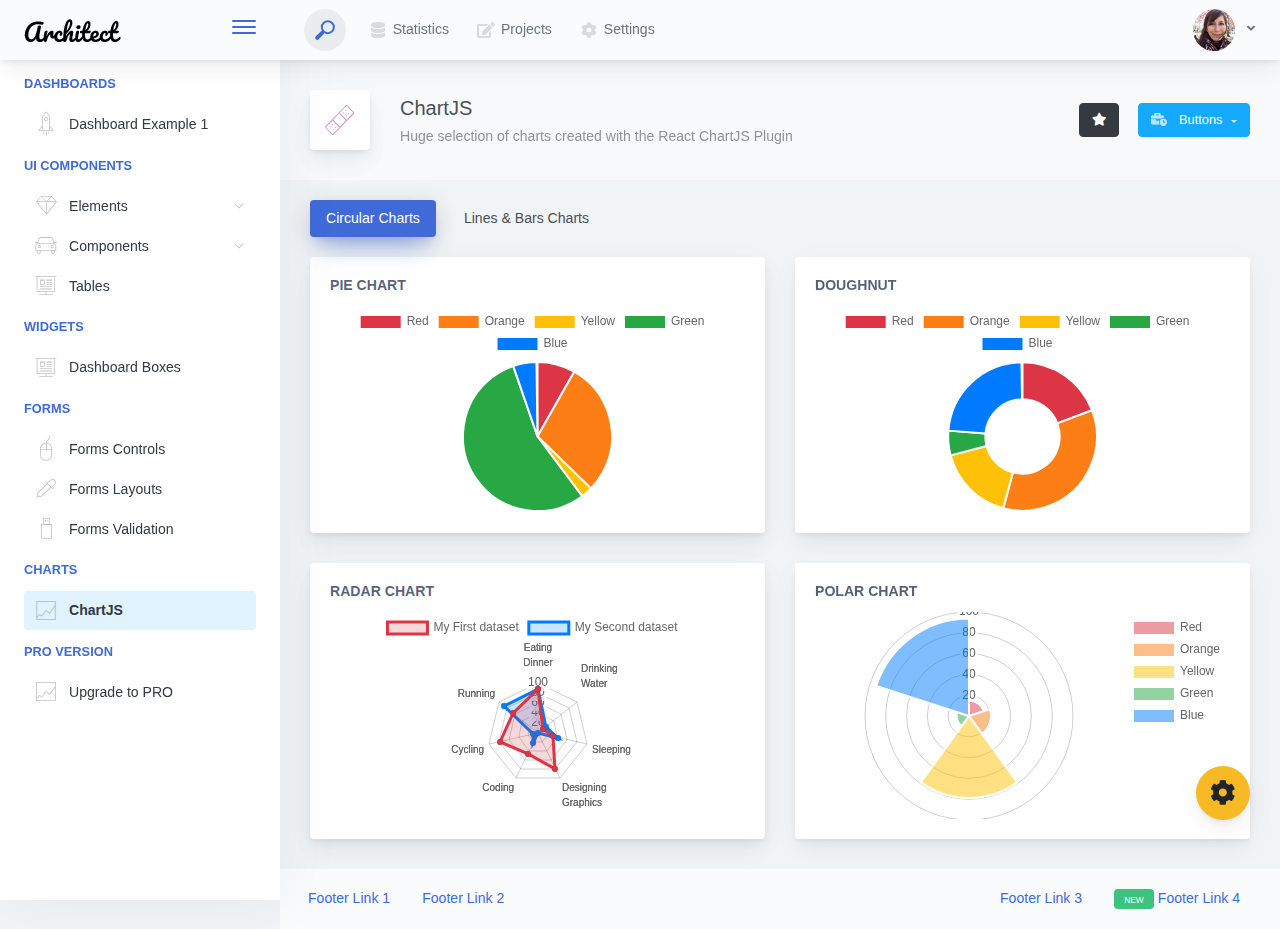
<file: architectui-html-free/charts-chartjs.html>
<!doctype html>
<html lang="en">

<head>
    <meta charset="utf-8">
    <meta http-equiv="X-UA-Compatible" content="IE=edge">
    <meta http-equiv="Content-Language" content="en">
    <meta http-equiv="Content-Type" content="text/html; charset=utf-8"/>
    <title>ChartJS - Huge selection of charts created with the React ChartJS Plugin</title>
    <meta name="viewport" content="width=device-width, initial-scale=1, maximum-scale=1, user-scalable=no, shrink-to-fit=no" />
    <meta name="description" content="Huge selection of charts created with the React ChartJS Plugin">
    <meta name="msapplication-tap-highlight" content="no">
    <!--
    =========================================================
    * ArchitectUI HTML Theme Dashboard - v1.0.0
    =========================================================
    * Product Page: https://dashboardpack.com
    * Copyright 2019 DashboardPack (https://dashboardpack.com)
    * Licensed under MIT (https://github.com/DashboardPack/architectui-html-theme-free/blob/master/LICENSE)
    =========================================================
    * The above copyright notice and this permission notice shall be included in all copies or substantial portions of the Software.
    -->
<link href="./main.css" rel="stylesheet"></head>
<body>
    <div class="app-container app-theme-white body-tabs-shadow fixed-sidebar fixed-header">
        <div class="app-header header-shadow">
            <div class="app-header__logo">
                <div class="logo-src"></div>
                <div class="header__pane ml-auto">
                    <div>
                        <button type="button" class="hamburger close-sidebar-btn hamburger--elastic" data-class="closed-sidebar">
                            <span class="hamburger-box">
                                <span class="hamburger-inner"></span>
                            </span>
                        </button>
                    </div>
                </div>
            </div>
            <div class="app-header__mobile-menu">
                <div>
                    <button type="button" class="hamburger hamburger--elastic mobile-toggle-nav">
                        <span class="hamburger-box">
                            <span class="hamburger-inner"></span>
                        </span>
                    </button>
                </div>
            </div>
            <div class="app-header__menu">
                <span>
                    <button type="button" class="btn-icon btn-icon-only btn btn-primary btn-sm mobile-toggle-header-nav">
                        <span class="btn-icon-wrapper">
                            <i class="fa fa-ellipsis-v fa-w-6"></i>
                        </span>
                    </button>
                </span>
            </div>    <div class="app-header__content">
                <div class="app-header-left">
                    <div class="search-wrapper">
                        <div class="input-holder">
                            <input type="text" class="search-input" placeholder="Type to search">
                            <button class="search-icon"><span></span></button>
                        </div>
                        <button class="close"></button>
                    </div>
                    <ul class="header-menu nav">
                        <li class="nav-item">
                            <a href="javascript:void(0);" class="nav-link">
                                <i class="nav-link-icon fa fa-database"> </i>
                                Statistics
                            </a>
                        </li>
                        <li class="btn-group nav-item">
                            <a href="javascript:void(0);" class="nav-link">
                                <i class="nav-link-icon fa fa-edit"></i>
                                Projects
                            </a>
                        </li>
                        <li class="dropdown nav-item">
                            <a href="javascript:void(0);" class="nav-link">
                                <i class="nav-link-icon fa fa-cog"></i>
                                Settings
                            </a>
                        </li>
                    </ul>        </div>
                <div class="app-header-right">
                    <div class="header-btn-lg pr-0">
                        <div class="widget-content p-0">
                            <div class="widget-content-wrapper">
                                <div class="widget-content-left">
                                    <div class="btn-group">
                                        <a data-toggle="dropdown" aria-haspopup="true" aria-expanded="false" class="p-0 btn">
                                            <img width="42" class="rounded-circle" src="assets/images/avatars/1.jpg" alt="">
                                            <i class="fa fa-angle-down ml-2 opacity-8"></i>
                                        </a>
                                        <div tabindex="-1" role="menu" aria-hidden="true" class="dropdown-menu dropdown-menu-right">
                                            <button type="button" tabindex="0" class="dropdown-item">User Account</button>
                                            <button type="button" tabindex="0" class="dropdown-item">Settings</button>
                                            <h6 tabindex="-1" class="dropdown-header">Header</h6>
                                            <button type="button" tabindex="0" class="dropdown-item">Actions</button>
                                            <div tabindex="-1" class="dropdown-divider"></div>
                                            <button type="button" tabindex="0" class="dropdown-item">Dividers</button>
                                        </div>
                                    </div>
                                </div>
                                <div class="widget-content-left  ml-3 header-user-info">
                                    <div class="widget-heading">
                                        Alina Mclourd
                                    </div>
                                    <div class="widget-subheading">
                                        VP People Manager
                                    </div>
                                </div>
                                <div class="widget-content-right header-user-info ml-3">
                                    <button type="button" class="btn-shadow p-1 btn btn-primary btn-sm show-toastr-example">
                                        <i class="fa text-white fa-calendar pr-1 pl-1"></i>
                                    </button>
                                </div>
                            </div>
                        </div>
                    </div>        </div>
            </div>
        </div>        <div class="ui-theme-settings">
            <button type="button" id="TooltipDemo" class="btn-open-options btn btn-warning">
                <i class="fa fa-cog fa-w-16 fa-spin fa-2x"></i>
            </button>
            <div class="theme-settings__inner">
                <div class="scrollbar-container">
                    <div class="theme-settings__options-wrapper">
                        <h3 class="themeoptions-heading">Layout Options
                        </h3>
                        <div class="p-3">
                            <ul class="list-group">
                                <li class="list-group-item">
                                    <div class="widget-content p-0">
                                        <div class="widget-content-wrapper">
                                            <div class="widget-content-left mr-3">
                                                <div class="switch has-switch switch-container-class" data-class="fixed-header">
                                                    <div class="switch-animate switch-on">
                                                        <input type="checkbox" checked data-toggle="toggle" data-onstyle="success">
                                                    </div>
                                                </div>
                                            </div>
                                            <div class="widget-content-left">
                                                <div class="widget-heading">Fixed Header
                                                </div>
                                                <div class="widget-subheading">Makes the header top fixed, always visible!
                                                </div>
                                            </div>
                                        </div>
                                    </div>
                                </li>
                                <li class="list-group-item">
                                    <div class="widget-content p-0">
                                        <div class="widget-content-wrapper">
                                            <div class="widget-content-left mr-3">
                                                <div class="switch has-switch switch-container-class" data-class="fixed-sidebar">
                                                    <div class="switch-animate switch-on">
                                                        <input type="checkbox" checked data-toggle="toggle" data-onstyle="success">
                                                    </div>
                                                </div>
                                            </div>
                                            <div class="widget-content-left">
                                                <div class="widget-heading">Fixed Sidebar
                                                </div>
                                                <div class="widget-subheading">Makes the sidebar left fixed, always visible!
                                                </div>
                                            </div>
                                        </div>
                                    </div>
                                </li>
                                <li class="list-group-item">
                                    <div class="widget-content p-0">
                                        <div class="widget-content-wrapper">
                                            <div class="widget-content-left mr-3">
                                                <div class="switch has-switch switch-container-class" data-class="fixed-footer">
                                                    <div class="switch-animate switch-off">
                                                        <input type="checkbox" data-toggle="toggle" data-onstyle="success">
                                                    </div>
                                                </div>
                                            </div>
                                            <div class="widget-content-left">
                                                <div class="widget-heading">Fixed Footer
                                                </div>
                                                <div class="widget-subheading">Makes the app footer bottom fixed, always visible!
                                                </div>
                                            </div>
                                        </div>
                                    </div>
                                </li>
                            </ul>
                        </div>
                        <h3 class="themeoptions-heading">
                            <div>
                                Header Options
                            </div>
                            <button type="button" class="btn-pill btn-shadow btn-wide ml-auto btn btn-focus btn-sm switch-header-cs-class" data-class="">
                                Restore Default
                            </button>
                        </h3>
                        <div class="p-3">
                            <ul class="list-group">
                                <li class="list-group-item">
                                    <h5 class="pb-2">Choose Color Scheme
                                    </h5>
                                    <div class="theme-settings-swatches">
                                        <div class="swatch-holder bg-primary switch-header-cs-class" data-class="bg-primary header-text-light">
                                        </div>
                                        <div class="swatch-holder bg-secondary switch-header-cs-class" data-class="bg-secondary header-text-light">
                                        </div>
                                        <div class="swatch-holder bg-success switch-header-cs-class" data-class="bg-success header-text-dark">
                                        </div>
                                        <div class="swatch-holder bg-info switch-header-cs-class" data-class="bg-info header-text-dark">
                                        </div>
                                        <div class="swatch-holder bg-warning switch-header-cs-class" data-class="bg-warning header-text-dark">
                                        </div>
                                        <div class="swatch-holder bg-danger switch-header-cs-class" data-class="bg-danger header-text-light">
                                        </div>
                                        <div class="swatch-holder bg-light switch-header-cs-class" data-class="bg-light header-text-dark">
                                        </div>
                                        <div class="swatch-holder bg-dark switch-header-cs-class" data-class="bg-dark header-text-light">
                                        </div>
                                        <div class="swatch-holder bg-focus switch-header-cs-class" data-class="bg-focus header-text-light">
                                        </div>
                                        <div class="swatch-holder bg-alternate switch-header-cs-class" data-class="bg-alternate header-text-light">
                                        </div>
                                        <div class="divider">
                                        </div>
                                        <div class="swatch-holder bg-vicious-stance switch-header-cs-class" data-class="bg-vicious-stance header-text-light">
                                        </div>
                                        <div class="swatch-holder bg-midnight-bloom switch-header-cs-class" data-class="bg-midnight-bloom header-text-light">
                                        </div>
                                        <div class="swatch-holder bg-night-sky switch-header-cs-class" data-class="bg-night-sky header-text-light">
                                        </div>
                                        <div class="swatch-holder bg-slick-carbon switch-header-cs-class" data-class="bg-slick-carbon header-text-light">
                                        </div>
                                        <div class="swatch-holder bg-asteroid switch-header-cs-class" data-class="bg-asteroid header-text-light">
                                        </div>
                                        <div class="swatch-holder bg-royal switch-header-cs-class" data-class="bg-royal header-text-light">
                                        </div>
                                        <div class="swatch-holder bg-warm-flame switch-header-cs-class" data-class="bg-warm-flame header-text-dark">
                                        </div>
                                        <div class="swatch-holder bg-night-fade switch-header-cs-class" data-class="bg-night-fade header-text-dark">
                                        </div>
                                        <div class="swatch-holder bg-sunny-morning switch-header-cs-class" data-class="bg-sunny-morning header-text-dark">
                                        </div>
                                        <div class="swatch-holder bg-tempting-azure switch-header-cs-class" data-class="bg-tempting-azure header-text-dark">
                                        </div>
                                        <div class="swatch-holder bg-amy-crisp switch-header-cs-class" data-class="bg-amy-crisp header-text-dark">
                                        </div>
                                        <div class="swatch-holder bg-heavy-rain switch-header-cs-class" data-class="bg-heavy-rain header-text-dark">
                                        </div>
                                        <div class="swatch-holder bg-mean-fruit switch-header-cs-class" data-class="bg-mean-fruit header-text-dark">
                                        </div>
                                        <div class="swatch-holder bg-malibu-beach switch-header-cs-class" data-class="bg-malibu-beach header-text-light">
                                        </div>
                                        <div class="swatch-holder bg-deep-blue switch-header-cs-class" data-class="bg-deep-blue header-text-dark">
                                        </div>
                                        <div class="swatch-holder bg-ripe-malin switch-header-cs-class" data-class="bg-ripe-malin header-text-light">
                                        </div>
                                        <div class="swatch-holder bg-arielle-smile switch-header-cs-class" data-class="bg-arielle-smile header-text-light">
                                        </div>
                                        <div class="swatch-holder bg-plum-plate switch-header-cs-class" data-class="bg-plum-plate header-text-light">
                                        </div>
                                        <div class="swatch-holder bg-happy-fisher switch-header-cs-class" data-class="bg-happy-fisher header-text-dark">
                                        </div>
                                        <div class="swatch-holder bg-happy-itmeo switch-header-cs-class" data-class="bg-happy-itmeo header-text-light">
                                        </div>
                                        <div class="swatch-holder bg-mixed-hopes switch-header-cs-class" data-class="bg-mixed-hopes header-text-light">
                                        </div>
                                        <div class="swatch-holder bg-strong-bliss switch-header-cs-class" data-class="bg-strong-bliss header-text-light">
                                        </div>
                                        <div class="swatch-holder bg-grow-early switch-header-cs-class" data-class="bg-grow-early header-text-light">
                                        </div>
                                        <div class="swatch-holder bg-love-kiss switch-header-cs-class" data-class="bg-love-kiss header-text-light">
                                        </div>
                                        <div class="swatch-holder bg-premium-dark switch-header-cs-class" data-class="bg-premium-dark header-text-light">
                                        </div>
                                        <div class="swatch-holder bg-happy-green switch-header-cs-class" data-class="bg-happy-green header-text-light">
                                        </div>
                                    </div>
                                </li>
                            </ul>
                        </div>
                        <h3 class="themeoptions-heading">
                            <div>Sidebar Options</div>
                            <button type="button" class="btn-pill btn-shadow btn-wide ml-auto btn btn-focus btn-sm switch-sidebar-cs-class" data-class="">
                                Restore Default
                            </button>
                        </h3>
                        <div class="p-3">
                            <ul class="list-group">
                                <li class="list-group-item">
                                    <h5 class="pb-2">Choose Color Scheme
                                    </h5>
                                    <div class="theme-settings-swatches">
                                        <div class="swatch-holder bg-primary switch-sidebar-cs-class" data-class="bg-primary sidebar-text-light">
                                        </div>
                                        <div class="swatch-holder bg-secondary switch-sidebar-cs-class" data-class="bg-secondary sidebar-text-light">
                                        </div>
                                        <div class="swatch-holder bg-success switch-sidebar-cs-class" data-class="bg-success sidebar-text-dark">
                                        </div>
                                        <div class="swatch-holder bg-info switch-sidebar-cs-class" data-class="bg-info sidebar-text-dark">
                                        </div>
                                        <div class="swatch-holder bg-warning switch-sidebar-cs-class" data-class="bg-warning sidebar-text-dark">
                                        </div>
                                        <div class="swatch-holder bg-danger switch-sidebar-cs-class" data-class="bg-danger sidebar-text-light">
                                        </div>
                                        <div class="swatch-holder bg-light switch-sidebar-cs-class" data-class="bg-light sidebar-text-dark">
                                        </div>
                                        <div class="swatch-holder bg-dark switch-sidebar-cs-class" data-class="bg-dark sidebar-text-light">
                                        </div>
                                        <div class="swatch-holder bg-focus switch-sidebar-cs-class" data-class="bg-focus sidebar-text-light">
                                        </div>
                                        <div class="swatch-holder bg-alternate switch-sidebar-cs-class" data-class="bg-alternate sidebar-text-light">
                                        </div>
                                        <div class="divider">
                                        </div>
                                        <div class="swatch-holder bg-vicious-stance switch-sidebar-cs-class" data-class="bg-vicious-stance sidebar-text-light">
                                        </div>
                                        <div class="swatch-holder bg-midnight-bloom switch-sidebar-cs-class" data-class="bg-midnight-bloom sidebar-text-light">
                                        </div>
                                        <div class="swatch-holder bg-night-sky switch-sidebar-cs-class" data-class="bg-night-sky sidebar-text-light">
                                        </div>
                                        <div class="swatch-holder bg-slick-carbon switch-sidebar-cs-class" data-class="bg-slick-carbon sidebar-text-light">
                                        </div>
                                        <div class="swatch-holder bg-asteroid switch-sidebar-cs-class" data-class="bg-asteroid sidebar-text-light">
                                        </div>
                                        <div class="swatch-holder bg-royal switch-sidebar-cs-class" data-class="bg-royal sidebar-text-light">
                                        </div>
                                        <div class="swatch-holder bg-warm-flame switch-sidebar-cs-class" data-class="bg-warm-flame sidebar-text-dark">
                                        </div>
                                        <div class="swatch-holder bg-night-fade switch-sidebar-cs-class" data-class="bg-night-fade sidebar-text-dark">
                                        </div>
                                        <div class="swatch-holder bg-sunny-morning switch-sidebar-cs-class" data-class="bg-sunny-morning sidebar-text-dark">
                                        </div>
                                        <div class="swatch-holder bg-tempting-azure switch-sidebar-cs-class" data-class="bg-tempting-azure sidebar-text-dark">
                                        </div>
                                        <div class="swatch-holder bg-amy-crisp switch-sidebar-cs-class" data-class="bg-amy-crisp sidebar-text-dark">
                                        </div>
                                        <div class="swatch-holder bg-heavy-rain switch-sidebar-cs-class" data-class="bg-heavy-rain sidebar-text-dark">
                                        </div>
                                        <div class="swatch-holder bg-mean-fruit switch-sidebar-cs-class" data-class="bg-mean-fruit sidebar-text-dark">
                                        </div>
                                        <div class="swatch-holder bg-malibu-beach switch-sidebar-cs-class" data-class="bg-malibu-beach sidebar-text-light">
                                        </div>
                                        <div class="swatch-holder bg-deep-blue switch-sidebar-cs-class" data-class="bg-deep-blue sidebar-text-dark">
                                        </div>
                                        <div class="swatch-holder bg-ripe-malin switch-sidebar-cs-class" data-class="bg-ripe-malin sidebar-text-light">
                                        </div>
                                        <div class="swatch-holder bg-arielle-smile switch-sidebar-cs-class" data-class="bg-arielle-smile sidebar-text-light">
                                        </div>
                                        <div class="swatch-holder bg-plum-plate switch-sidebar-cs-class" data-class="bg-plum-plate sidebar-text-light">
                                        </div>
                                        <div class="swatch-holder bg-happy-fisher switch-sidebar-cs-class" data-class="bg-happy-fisher sidebar-text-dark">
                                        </div>
                                        <div class="swatch-holder bg-happy-itmeo switch-sidebar-cs-class" data-class="bg-happy-itmeo sidebar-text-light">
                                        </div>
                                        <div class="swatch-holder bg-mixed-hopes switch-sidebar-cs-class" data-class="bg-mixed-hopes sidebar-text-light">
                                        </div>
                                        <div class="swatch-holder bg-strong-bliss switch-sidebar-cs-class" data-class="bg-strong-bliss sidebar-text-light">
                                        </div>
                                        <div class="swatch-holder bg-grow-early switch-sidebar-cs-class" data-class="bg-grow-early sidebar-text-light">
                                        </div>
                                        <div class="swatch-holder bg-love-kiss switch-sidebar-cs-class" data-class="bg-love-kiss sidebar-text-light">
                                        </div>
                                        <div class="swatch-holder bg-premium-dark switch-sidebar-cs-class" data-class="bg-premium-dark sidebar-text-light">
                                        </div>
                                        <div class="swatch-holder bg-happy-green switch-sidebar-cs-class" data-class="bg-happy-green sidebar-text-light">
                                        </div>
                                    </div>
                                </li>
                            </ul>
                        </div>
                        <h3 class="themeoptions-heading">
                            <div>Main Content Options</div>
                            <button type="button" class="btn-pill btn-shadow btn-wide ml-auto active btn btn-focus btn-sm">Restore Default
                            </button>
                        </h3>
                        <div class="p-3">
                            <ul class="list-group">
                                <li class="list-group-item">
                                    <h5 class="pb-2">Page Section Tabs
                                    </h5>
                                    <div class="theme-settings-swatches">
                                        <div role="group" class="mt-2 btn-group">
                                            <button type="button" class="btn-wide btn-shadow btn-primary btn btn-secondary switch-theme-class" data-class="body-tabs-line">
                                                Line
                                            </button>
                                            <button type="button" class="btn-wide btn-shadow btn-primary active btn btn-secondary switch-theme-class" data-class="body-tabs-shadow">
                                                Shadow
                                            </button>
                                        </div>
                                    </div>
                                </li>
                            </ul>
                        </div>
                    </div>
                </div>
            </div>
        </div>        <div class="app-main">
                <div class="app-sidebar sidebar-shadow">
                    <div class="app-header__logo">
                        <div class="logo-src"></div>
                        <div class="header__pane ml-auto">
                            <div>
                                <button type="button" class="hamburger close-sidebar-btn hamburger--elastic" data-class="closed-sidebar">
                                    <span class="hamburger-box">
                                        <span class="hamburger-inner"></span>
                                    </span>
                                </button>
                            </div>
                        </div>
                    </div>
                    <div class="app-header__mobile-menu">
                        <div>
                            <button type="button" class="hamburger hamburger--elastic mobile-toggle-nav">
                                <span class="hamburger-box">
                                    <span class="hamburger-inner"></span>
                                </span>
                            </button>
                        </div>
                    </div>
                    <div class="app-header__menu">
                        <span>
                            <button type="button" class="btn-icon btn-icon-only btn btn-primary btn-sm mobile-toggle-header-nav">
                                <span class="btn-icon-wrapper">
                                    <i class="fa fa-ellipsis-v fa-w-6"></i>
                                </span>
                            </button>
                        </span>
                    </div>    <div class="scrollbar-sidebar">
                        <div class="app-sidebar__inner">
                            <ul class="vertical-nav-menu">
                                <li class="app-sidebar__heading">Dashboards</li>
                                <li>
                                    <a href="index.html">
                                        <i class="metismenu-icon pe-7s-rocket"></i>
                                        Dashboard Example 1
                                    </a>
                                </li>
                                <li class="app-sidebar__heading">UI Components</li>
                                <li
                                    
                                    
                                    
                                    
                                    
                                    
                                    
                                    
                                >
                                    <a href="#">
                                        <i class="metismenu-icon pe-7s-diamond"></i>
                                        Elements
                                        <i class="metismenu-state-icon pe-7s-angle-down caret-left"></i>
                                    </a>
                                    <ul
                                        
                                        
                                        
                                        
                                        
                                        
                                        
                                        
                                    >
                                        <li>
                                            <a href="elements-buttons-standard.html">
                                                <i class="metismenu-icon"></i>
                                                Buttons
                                            </a>
                                        </li>
                                        <li>
                                            <a href="elements-dropdowns.html">
                                                <i class="metismenu-icon">
                                                </i>Dropdowns
                                            </a>
                                        </li>
                                        <li>
                                            <a href="elements-icons.html">
                                                <i class="metismenu-icon">
                                                </i>Icons
                                            </a>
                                        </li>
                                        <li>
                                            <a href="elements-badges-labels.html">
                                                <i class="metismenu-icon">
                                                </i>Badges
                                            </a>
                                        </li>
                                        <li>
                                            <a href="elements-cards.html">
                                                <i class="metismenu-icon">
                                                </i>Cards
                                            </a>
                                        </li>
                                        <li>
                                            <a href="elements-list-group.html">
                                                <i class="metismenu-icon">
                                                </i>List Groups
                                            </a>
                                        </li>
                                        <li>
                                            <a href="elements-navigation.html">
                                                <i class="metismenu-icon">
                                                </i>Navigation Menus
                                            </a>
                                        </li>
                                        <li>
                                            <a href="elements-utilities.html">
                                                <i class="metismenu-icon">
                                                </i>Utilities
                                            </a>
                                        </li>
                                    </ul>
                                </li>
                                <li
                                    
                                    
                                    
                                    
                                    
                                    
                                    
                                    
                                    
                                    
                                    
                                >
                                    <a href="#">
                                        <i class="metismenu-icon pe-7s-car"></i>
                                        Components
                                        <i class="metismenu-state-icon pe-7s-angle-down caret-left"></i>
                                    </a>
                                    <ul
                                        
                                        
                                        
                                        
                                        
                                        
                                        
                                        
                                        
                                        
                                        
                                    >
                                        <li>
                                            <a href="components-tabs.html">
                                                <i class="metismenu-icon">
                                                </i>Tabs
                                            </a>
                                        </li>
                                        <li>
                                            <a href="components-accordions.html">
                                                <i class="metismenu-icon">
                                                </i>Accordions
                                            </a>
                                        </li>
                                        <li>
                                            <a href="components-notifications.html">
                                                <i class="metismenu-icon">
                                                </i>Notifications
                                            </a>
                                        </li>
                                        <li>
                                            <a href="components-modals.html">
                                                <i class="metismenu-icon">
                                                </i>Modals
                                            </a>
                                        </li>
                                        <li>
                                            <a href="components-progress-bar.html">
                                                <i class="metismenu-icon">
                                                </i>Progress Bar
                                            </a>
                                        </li>
                                        <li>
                                            <a href="components-tooltips-popovers.html">
                                                <i class="metismenu-icon">
                                                </i>Tooltips &amp; Popovers
                                            </a>
                                        </li>
                                        <li>
                                            <a href="components-carousel.html">
                                                <i class="metismenu-icon">
                                                </i>Carousel
                                            </a>
                                        </li>
                                        <li>
                                            <a href="components-calendar.html">
                                                <i class="metismenu-icon">
                                                </i>Calendar
                                            </a>
                                        </li>
                                        <li>
                                            <a href="components-pagination.html">
                                                <i class="metismenu-icon">
                                                </i>Pagination
                                            </a>
                                        </li>
                                        <li>
                                            <a href="components-scrollable-elements.html">
                                                <i class="metismenu-icon">
                                                </i>Scrollable
                                            </a>
                                        </li>
                                        <li>
                                            <a href="components-maps.html">
                                                <i class="metismenu-icon">
                                                </i>Maps
                                            </a>
                                        </li>
                                    </ul>
                                </li>
                                <li  >
                                    <a href="tables-regular.html">
                                        <i class="metismenu-icon pe-7s-display2"></i>
                                        Tables
                                    </a>
                                </li>
                                <li class="app-sidebar__heading">Widgets</li>
                                <li>
                                    <a href="dashboard-boxes.html">
                                        <i class="metismenu-icon pe-7s-display2"></i>
                                        Dashboard Boxes
                                    </a>
                                </li>
                                <li class="app-sidebar__heading">Forms</li>
                                <li>
                                    <a href="forms-controls.html">
                                        <i class="metismenu-icon pe-7s-mouse">
                                        </i>Forms Controls
                                    </a>
                                </li>
                                <li>
                                    <a href="forms-layouts.html">
                                        <i class="metismenu-icon pe-7s-eyedropper">
                                        </i>Forms Layouts
                                    </a>
                                </li>
                                <li>
                                    <a href="forms-validation.html">
                                        <i class="metismenu-icon pe-7s-pendrive">
                                        </i>Forms Validation
                                    </a>
                                </li>
                                <li class="app-sidebar__heading">Charts</li>
                                <li>
                                    <a href="charts-chartjs.html" class="mm-active">
                                        <i class="metismenu-icon pe-7s-graph2">
                                        </i>ChartJS
                                    </a>
                                </li>
                                <li class="app-sidebar__heading">PRO Version</li>
                                <li>
                                    <a href="https://dashboardpack.com/theme-details/architectui-dashboard-html-pro/" target="_blank">
                                        <i class="metismenu-icon pe-7s-graph2">
                                        </i>
                                        Upgrade to PRO
                                    </a>
                                </li>
                            </ul>
                        </div>
                    </div>
                </div>    <div class="app-main__outer">
                    <div class="app-main__inner">
                        <div class="app-page-title">
                            <div class="page-title-wrapper">
                                <div class="page-title-heading">
                                    <div class="page-title-icon">
                                        <i class="pe-7s-bandaid icon-gradient bg-amy-crisp">
                                        </i>
                                    </div>
                                    <div>ChartJS
                                        <div class="page-title-subheading">Huge selection of charts created with the React ChartJS Plugin
                                        </div>
                                    </div>
                                </div>
                                <div class="page-title-actions">
                                    <button type="button" data-toggle="tooltip" title="Example Tooltip" data-placement="bottom" class="btn-shadow mr-3 btn btn-dark">
                                        <i class="fa fa-star"></i>
                                    </button>
                                    <div class="d-inline-block dropdown">
                                        <button type="button" data-toggle="dropdown" aria-haspopup="true" aria-expanded="false" class="btn-shadow dropdown-toggle btn btn-info">
                                            <span class="btn-icon-wrapper pr-2 opacity-7">
                                                <i class="fa fa-business-time fa-w-20"></i>
                                            </span>
                                            Buttons
                                        </button>
                                        <div tabindex="-1" role="menu" aria-hidden="true" class="dropdown-menu dropdown-menu-right">
                                            <ul class="nav flex-column">
                                                <li class="nav-item">
                                                    <a href="javascript:void(0);" class="nav-link">
                                                        <i class="nav-link-icon lnr-inbox"></i>
                                                        <span>
                                                            Inbox
                                                        </span>
                                                        <div class="ml-auto badge badge-pill badge-secondary">86</div>
                                                    </a>
                                                </li>
                                                <li class="nav-item">
                                                    <a href="javascript:void(0);" class="nav-link">
                                                        <i class="nav-link-icon lnr-book"></i>
                                                        <span>
                                                            Book
                                                        </span>
                                                        <div class="ml-auto badge badge-pill badge-danger">5</div>
                                                    </a>
                                                </li>
                                                <li class="nav-item">
                                                    <a href="javascript:void(0);" class="nav-link">
                                                        <i class="nav-link-icon lnr-picture"></i>
                                                        <span>
                                                            Picture
                                                        </span>
                                                    </a>
                                                </li>
                                                <li class="nav-item">
                                                    <a disabled href="javascript:void(0);" class="nav-link disabled">
                                                        <i class="nav-link-icon lnr-file-empty"></i>
                                                        <span>
                                                            File Disabled
                                                        </span>
                                                    </a>
                                                </li>
                                            </ul>
                                        </div>
                                    </div>
                                </div>    </div>
                        </div>            <ul class="body-tabs body-tabs-layout tabs-animated body-tabs-animated nav">
                            <li class="nav-item">
                                <a role="tab" class="nav-link active" id="tab-0" data-toggle="tab" href="#tab-content-0">
                                    <span>Circular Charts</span>
                                </a>
                            </li>
                            <li class="nav-item">
                                <a role="tab" class="nav-link" id="tab-1" data-toggle="tab" href="#tab-content-1">
                                    <span>Lines & Bars Charts</span>
                                </a>
                            </li>
                        </ul>
                        <div class="tab-content">
                            <div class="tab-pane tabs-animation fade show active" id="tab-content-0" role="tabpanel">
                                <div class="row">
                                    <div class="col-md-6">
                                        <div class="main-card mb-3 card">
                                            <div class="card-body">
                                                <h5 class="card-title">Pie Chart</h5>
                                                <canvas id="chart-area"></canvas>
                                            </div>
                                        </div>
                                        <div class="main-card mb-3 card">
                                            <div class="card-body">
                                                <h5 class="card-title">Radar Chart</h5>
                                                <canvas id="radar-chart"></canvas>
                                            </div>
                                        </div>
                                    </div>
                                    <div class="col-md-6">
                                        <div class="main-card mb-3 card">
                                            <div class="card-body">
                                                <h5 class="card-title">Doughnut</h5>
                                                <canvas id="doughnut-chart"></canvas>
                                            </div>
                                        </div>
                                        <div class="main-card mb-3 card">
                                            <div class="card-body">
                                                <h5 class="card-title">Polar Chart</h5>
                                                <canvas id="polar-chart"></canvas>
                                            </div>
                                        </div>
                                    </div>
                                </div>
            
                            </div>
                            <div class="tab-pane tabs-animation fade" id="tab-content-1" role="tabpanel">
                                <div class="row">
                                    <div class="col-md-6">
                                        <div class="main-card mb-3 card">
                                            <div class="card-body">
                                                <h5 class="card-title">Vertical Bars</h5>
                                                <canvas id="canvas"></canvas>
                                            </div>
                                        </div>
                                        <div class="main-card mb-3 card">
                                            <div class="card-body">
                                                <h5 class="card-title">Horizontal Bars</h5>
                                                <canvas id="chart-horiz-bar"></canvas>
                                            </div>
                                        </div>
                                    </div>
                                    <div class="col-md-6">
                                        <div class="main-card mb-3 card">
                                            <div class="card-body">
                                                <h5 class="card-title">Line Chart</h5>
                                                <div style="height: 400px">
                                                    <canvas id="line-chart"></canvas>
                                                </div>
                                            </div>
                                        </div>
                                        <div class="main-card mb-3 card">
                                            <div class="card-body">
                                                <h5 class="card-title">Stacked Bars</h5>
                                                <canvas id="stacked-bars-chart"></canvas>
                                            </div>
                                        </div>
                                    </div>
                                </div>
                            </div>
                        </div>
            
                    </div>
                    <div class="app-wrapper-footer">
                        <div class="app-footer">
                            <div class="app-footer__inner">
                                <div class="app-footer-left">
                                    <ul class="nav">
                                        <li class="nav-item">
                                            <a href="javascript:void(0);" class="nav-link">
                                                Footer Link 1
                                            </a>
                                        </li>
                                        <li class="nav-item">
                                            <a href="javascript:void(0);" class="nav-link">
                                                Footer Link 2
                                            </a>
                                        </li>
                                    </ul>
                                </div>
                                <div class="app-footer-right">
                                    <ul class="nav">
                                        <li class="nav-item">
                                            <a href="javascript:void(0);" class="nav-link">
                                                Footer Link 3
                                            </a>
                                        </li>
                                        <li class="nav-item">
                                            <a href="javascript:void(0);" class="nav-link">
                                                <div class="badge badge-success mr-1 ml-0">
                                                    <small>NEW</small>
                                                </div>
                                                Footer Link 4
                                            </a>
                                        </li>
                                    </ul>
                                </div>
                            </div>
                        </div>
                    </div>    </div>
        </div>
    </div>
<script type="text/javascript" src="./assets/scripts/main.js"></script></body>
</html>
</file>
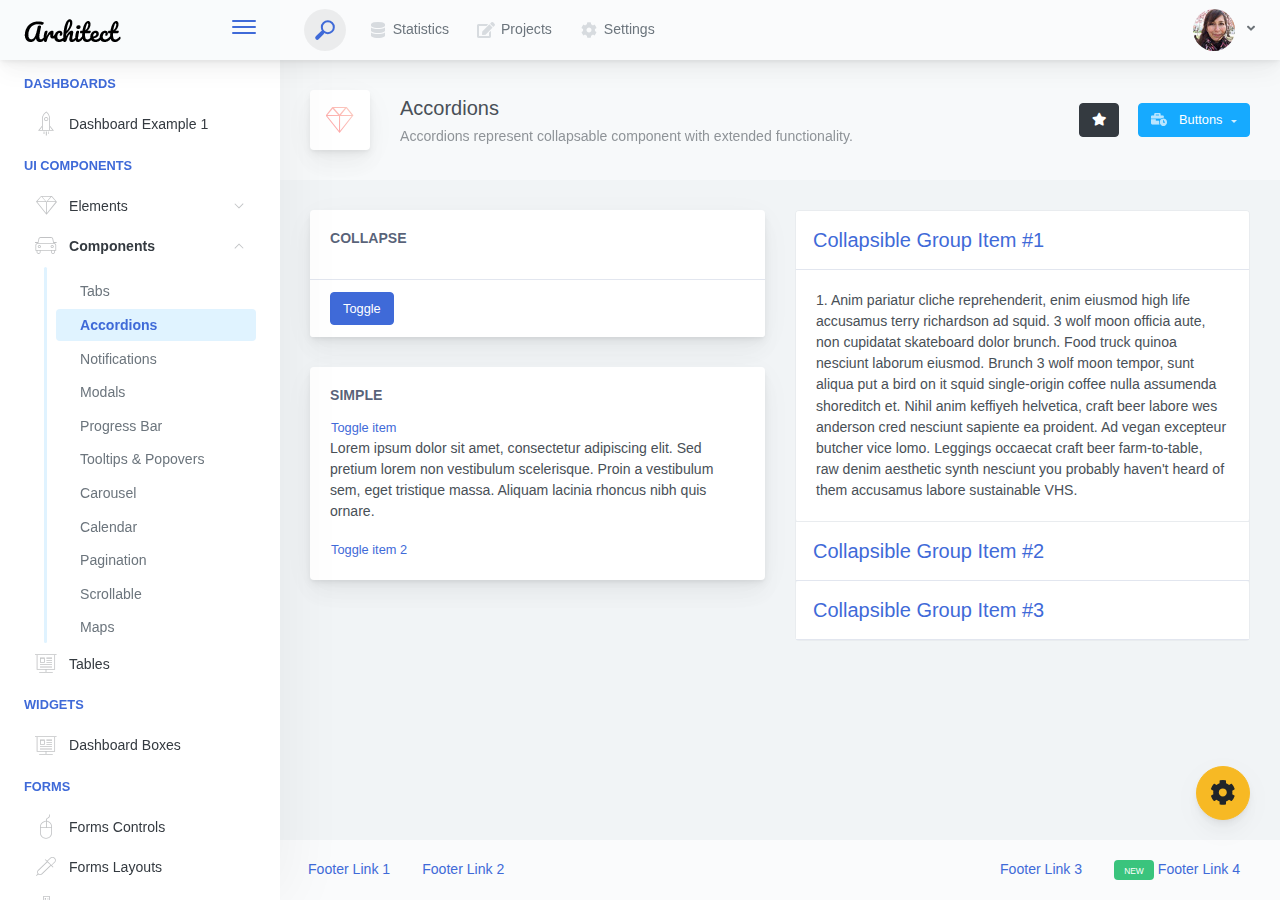
<file: architectui-html-free/components-accordions.html>
<!doctype html>
<html lang="en">

<head>
    <meta charset="utf-8">
    <meta http-equiv="X-UA-Compatible" content="IE=edge">
    <meta http-equiv="Content-Language" content="en">
    <meta http-equiv="Content-Type" content="text/html; charset=utf-8"/>
    <title>Accordions - Accordions represent collapsable component with extended functionality.</title>
    <meta name="viewport" content="width=device-width, initial-scale=1, maximum-scale=1, user-scalable=no, shrink-to-fit=no" />
    <meta name="description" content="Accordions represent collapsable component with extended functionality.">
    <meta name="msapplication-tap-highlight" content="no">
    <!--
    =========================================================
    * ArchitectUI HTML Theme Dashboard - v1.0.0
    =========================================================
    * Product Page: https://dashboardpack.com
    * Copyright 2019 DashboardPack (https://dashboardpack.com)
    * Licensed under MIT (https://github.com/DashboardPack/architectui-html-theme-free/blob/master/LICENSE)
    =========================================================
    * The above copyright notice and this permission notice shall be included in all copies or substantial portions of the Software.
    -->
<link href="./main.css" rel="stylesheet"></head>
<body>
    <div class="app-container app-theme-white body-tabs-shadow fixed-sidebar fixed-header">
        <div class="app-header header-shadow">
            <div class="app-header__logo">
                <div class="logo-src"></div>
                <div class="header__pane ml-auto">
                    <div>
                        <button type="button" class="hamburger close-sidebar-btn hamburger--elastic" data-class="closed-sidebar">
                            <span class="hamburger-box">
                                <span class="hamburger-inner"></span>
                            </span>
                        </button>
                    </div>
                </div>
            </div>
            <div class="app-header__mobile-menu">
                <div>
                    <button type="button" class="hamburger hamburger--elastic mobile-toggle-nav">
                        <span class="hamburger-box">
                            <span class="hamburger-inner"></span>
                        </span>
                    </button>
                </div>
            </div>
            <div class="app-header__menu">
                <span>
                    <button type="button" class="btn-icon btn-icon-only btn btn-primary btn-sm mobile-toggle-header-nav">
                        <span class="btn-icon-wrapper">
                            <i class="fa fa-ellipsis-v fa-w-6"></i>
                        </span>
                    </button>
                </span>
            </div>    <div class="app-header__content">
                <div class="app-header-left">
                    <div class="search-wrapper">
                        <div class="input-holder">
                            <input type="text" class="search-input" placeholder="Type to search">
                            <button class="search-icon"><span></span></button>
                        </div>
                        <button class="close"></button>
                    </div>
                    <ul class="header-menu nav">
                        <li class="nav-item">
                            <a href="javascript:void(0);" class="nav-link">
                                <i class="nav-link-icon fa fa-database"> </i>
                                Statistics
                            </a>
                        </li>
                        <li class="btn-group nav-item">
                            <a href="javascript:void(0);" class="nav-link">
                                <i class="nav-link-icon fa fa-edit"></i>
                                Projects
                            </a>
                        </li>
                        <li class="dropdown nav-item">
                            <a href="javascript:void(0);" class="nav-link">
                                <i class="nav-link-icon fa fa-cog"></i>
                                Settings
                            </a>
                        </li>
                    </ul>        </div>
                <div class="app-header-right">
                    <div class="header-btn-lg pr-0">
                        <div class="widget-content p-0">
                            <div class="widget-content-wrapper">
                                <div class="widget-content-left">
                                    <div class="btn-group">
                                        <a data-toggle="dropdown" aria-haspopup="true" aria-expanded="false" class="p-0 btn">
                                            <img width="42" class="rounded-circle" src="assets/images/avatars/1.jpg" alt="">
                                            <i class="fa fa-angle-down ml-2 opacity-8"></i>
                                        </a>
                                        <div tabindex="-1" role="menu" aria-hidden="true" class="dropdown-menu dropdown-menu-right">
                                            <button type="button" tabindex="0" class="dropdown-item">User Account</button>
                                            <button type="button" tabindex="0" class="dropdown-item">Settings</button>
                                            <h6 tabindex="-1" class="dropdown-header">Header</h6>
                                            <button type="button" tabindex="0" class="dropdown-item">Actions</button>
                                            <div tabindex="-1" class="dropdown-divider"></div>
                                            <button type="button" tabindex="0" class="dropdown-item">Dividers</button>
                                        </div>
                                    </div>
                                </div>
                                <div class="widget-content-left  ml-3 header-user-info">
                                    <div class="widget-heading">
                                        Alina Mclourd
                                    </div>
                                    <div class="widget-subheading">
                                        VP People Manager
                                    </div>
                                </div>
                                <div class="widget-content-right header-user-info ml-3">
                                    <button type="button" class="btn-shadow p-1 btn btn-primary btn-sm show-toastr-example">
                                        <i class="fa text-white fa-calendar pr-1 pl-1"></i>
                                    </button>
                                </div>
                            </div>
                        </div>
                    </div>        </div>
            </div>
        </div>        <div class="ui-theme-settings">
            <button type="button" id="TooltipDemo" class="btn-open-options btn btn-warning">
                <i class="fa fa-cog fa-w-16 fa-spin fa-2x"></i>
            </button>
            <div class="theme-settings__inner">
                <div class="scrollbar-container">
                    <div class="theme-settings__options-wrapper">
                        <h3 class="themeoptions-heading">Layout Options
                        </h3>
                        <div class="p-3">
                            <ul class="list-group">
                                <li class="list-group-item">
                                    <div class="widget-content p-0">
                                        <div class="widget-content-wrapper">
                                            <div class="widget-content-left mr-3">
                                                <div class="switch has-switch switch-container-class" data-class="fixed-header">
                                                    <div class="switch-animate switch-on">
                                                        <input type="checkbox" checked data-toggle="toggle" data-onstyle="success">
                                                    </div>
                                                </div>
                                            </div>
                                            <div class="widget-content-left">
                                                <div class="widget-heading">Fixed Header
                                                </div>
                                                <div class="widget-subheading">Makes the header top fixed, always visible!
                                                </div>
                                            </div>
                                        </div>
                                    </div>
                                </li>
                                <li class="list-group-item">
                                    <div class="widget-content p-0">
                                        <div class="widget-content-wrapper">
                                            <div class="widget-content-left mr-3">
                                                <div class="switch has-switch switch-container-class" data-class="fixed-sidebar">
                                                    <div class="switch-animate switch-on">
                                                        <input type="checkbox" checked data-toggle="toggle" data-onstyle="success">
                                                    </div>
                                                </div>
                                            </div>
                                            <div class="widget-content-left">
                                                <div class="widget-heading">Fixed Sidebar
                                                </div>
                                                <div class="widget-subheading">Makes the sidebar left fixed, always visible!
                                                </div>
                                            </div>
                                        </div>
                                    </div>
                                </li>
                                <li class="list-group-item">
                                    <div class="widget-content p-0">
                                        <div class="widget-content-wrapper">
                                            <div class="widget-content-left mr-3">
                                                <div class="switch has-switch switch-container-class" data-class="fixed-footer">
                                                    <div class="switch-animate switch-off">
                                                        <input type="checkbox" data-toggle="toggle" data-onstyle="success">
                                                    </div>
                                                </div>
                                            </div>
                                            <div class="widget-content-left">
                                                <div class="widget-heading">Fixed Footer
                                                </div>
                                                <div class="widget-subheading">Makes the app footer bottom fixed, always visible!
                                                </div>
                                            </div>
                                        </div>
                                    </div>
                                </li>
                            </ul>
                        </div>
                        <h3 class="themeoptions-heading">
                            <div>
                                Header Options
                            </div>
                            <button type="button" class="btn-pill btn-shadow btn-wide ml-auto btn btn-focus btn-sm switch-header-cs-class" data-class="">
                                Restore Default
                            </button>
                        </h3>
                        <div class="p-3">
                            <ul class="list-group">
                                <li class="list-group-item">
                                    <h5 class="pb-2">Choose Color Scheme
                                    </h5>
                                    <div class="theme-settings-swatches">
                                        <div class="swatch-holder bg-primary switch-header-cs-class" data-class="bg-primary header-text-light">
                                        </div>
                                        <div class="swatch-holder bg-secondary switch-header-cs-class" data-class="bg-secondary header-text-light">
                                        </div>
                                        <div class="swatch-holder bg-success switch-header-cs-class" data-class="bg-success header-text-dark">
                                        </div>
                                        <div class="swatch-holder bg-info switch-header-cs-class" data-class="bg-info header-text-dark">
                                        </div>
                                        <div class="swatch-holder bg-warning switch-header-cs-class" data-class="bg-warning header-text-dark">
                                        </div>
                                        <div class="swatch-holder bg-danger switch-header-cs-class" data-class="bg-danger header-text-light">
                                        </div>
                                        <div class="swatch-holder bg-light switch-header-cs-class" data-class="bg-light header-text-dark">
                                        </div>
                                        <div class="swatch-holder bg-dark switch-header-cs-class" data-class="bg-dark header-text-light">
                                        </div>
                                        <div class="swatch-holder bg-focus switch-header-cs-class" data-class="bg-focus header-text-light">
                                        </div>
                                        <div class="swatch-holder bg-alternate switch-header-cs-class" data-class="bg-alternate header-text-light">
                                        </div>
                                        <div class="divider">
                                        </div>
                                        <div class="swatch-holder bg-vicious-stance switch-header-cs-class" data-class="bg-vicious-stance header-text-light">
                                        </div>
                                        <div class="swatch-holder bg-midnight-bloom switch-header-cs-class" data-class="bg-midnight-bloom header-text-light">
                                        </div>
                                        <div class="swatch-holder bg-night-sky switch-header-cs-class" data-class="bg-night-sky header-text-light">
                                        </div>
                                        <div class="swatch-holder bg-slick-carbon switch-header-cs-class" data-class="bg-slick-carbon header-text-light">
                                        </div>
                                        <div class="swatch-holder bg-asteroid switch-header-cs-class" data-class="bg-asteroid header-text-light">
                                        </div>
                                        <div class="swatch-holder bg-royal switch-header-cs-class" data-class="bg-royal header-text-light">
                                        </div>
                                        <div class="swatch-holder bg-warm-flame switch-header-cs-class" data-class="bg-warm-flame header-text-dark">
                                        </div>
                                        <div class="swatch-holder bg-night-fade switch-header-cs-class" data-class="bg-night-fade header-text-dark">
                                        </div>
                                        <div class="swatch-holder bg-sunny-morning switch-header-cs-class" data-class="bg-sunny-morning header-text-dark">
                                        </div>
                                        <div class="swatch-holder bg-tempting-azure switch-header-cs-class" data-class="bg-tempting-azure header-text-dark">
                                        </div>
                                        <div class="swatch-holder bg-amy-crisp switch-header-cs-class" data-class="bg-amy-crisp header-text-dark">
                                        </div>
                                        <div class="swatch-holder bg-heavy-rain switch-header-cs-class" data-class="bg-heavy-rain header-text-dark">
                                        </div>
                                        <div class="swatch-holder bg-mean-fruit switch-header-cs-class" data-class="bg-mean-fruit header-text-dark">
                                        </div>
                                        <div class="swatch-holder bg-malibu-beach switch-header-cs-class" data-class="bg-malibu-beach header-text-light">
                                        </div>
                                        <div class="swatch-holder bg-deep-blue switch-header-cs-class" data-class="bg-deep-blue header-text-dark">
                                        </div>
                                        <div class="swatch-holder bg-ripe-malin switch-header-cs-class" data-class="bg-ripe-malin header-text-light">
                                        </div>
                                        <div class="swatch-holder bg-arielle-smile switch-header-cs-class" data-class="bg-arielle-smile header-text-light">
                                        </div>
                                        <div class="swatch-holder bg-plum-plate switch-header-cs-class" data-class="bg-plum-plate header-text-light">
                                        </div>
                                        <div class="swatch-holder bg-happy-fisher switch-header-cs-class" data-class="bg-happy-fisher header-text-dark">
                                        </div>
                                        <div class="swatch-holder bg-happy-itmeo switch-header-cs-class" data-class="bg-happy-itmeo header-text-light">
                                        </div>
                                        <div class="swatch-holder bg-mixed-hopes switch-header-cs-class" data-class="bg-mixed-hopes header-text-light">
                                        </div>
                                        <div class="swatch-holder bg-strong-bliss switch-header-cs-class" data-class="bg-strong-bliss header-text-light">
                                        </div>
                                        <div class="swatch-holder bg-grow-early switch-header-cs-class" data-class="bg-grow-early header-text-light">
                                        </div>
                                        <div class="swatch-holder bg-love-kiss switch-header-cs-class" data-class="bg-love-kiss header-text-light">
                                        </div>
                                        <div class="swatch-holder bg-premium-dark switch-header-cs-class" data-class="bg-premium-dark header-text-light">
                                        </div>
                                        <div class="swatch-holder bg-happy-green switch-header-cs-class" data-class="bg-happy-green header-text-light">
                                        </div>
                                    </div>
                                </li>
                            </ul>
                        </div>
                        <h3 class="themeoptions-heading">
                            <div>Sidebar Options</div>
                            <button type="button" class="btn-pill btn-shadow btn-wide ml-auto btn btn-focus btn-sm switch-sidebar-cs-class" data-class="">
                                Restore Default
                            </button>
                        </h3>
                        <div class="p-3">
                            <ul class="list-group">
                                <li class="list-group-item">
                                    <h5 class="pb-2">Choose Color Scheme
                                    </h5>
                                    <div class="theme-settings-swatches">
                                        <div class="swatch-holder bg-primary switch-sidebar-cs-class" data-class="bg-primary sidebar-text-light">
                                        </div>
                                        <div class="swatch-holder bg-secondary switch-sidebar-cs-class" data-class="bg-secondary sidebar-text-light">
                                        </div>
                                        <div class="swatch-holder bg-success switch-sidebar-cs-class" data-class="bg-success sidebar-text-dark">
                                        </div>
                                        <div class="swatch-holder bg-info switch-sidebar-cs-class" data-class="bg-info sidebar-text-dark">
                                        </div>
                                        <div class="swatch-holder bg-warning switch-sidebar-cs-class" data-class="bg-warning sidebar-text-dark">
                                        </div>
                                        <div class="swatch-holder bg-danger switch-sidebar-cs-class" data-class="bg-danger sidebar-text-light">
                                        </div>
                                        <div class="swatch-holder bg-light switch-sidebar-cs-class" data-class="bg-light sidebar-text-dark">
                                        </div>
                                        <div class="swatch-holder bg-dark switch-sidebar-cs-class" data-class="bg-dark sidebar-text-light">
                                        </div>
                                        <div class="swatch-holder bg-focus switch-sidebar-cs-class" data-class="bg-focus sidebar-text-light">
                                        </div>
                                        <div class="swatch-holder bg-alternate switch-sidebar-cs-class" data-class="bg-alternate sidebar-text-light">
                                        </div>
                                        <div class="divider">
                                        </div>
                                        <div class="swatch-holder bg-vicious-stance switch-sidebar-cs-class" data-class="bg-vicious-stance sidebar-text-light">
                                        </div>
                                        <div class="swatch-holder bg-midnight-bloom switch-sidebar-cs-class" data-class="bg-midnight-bloom sidebar-text-light">
                                        </div>
                                        <div class="swatch-holder bg-night-sky switch-sidebar-cs-class" data-class="bg-night-sky sidebar-text-light">
                                        </div>
                                        <div class="swatch-holder bg-slick-carbon switch-sidebar-cs-class" data-class="bg-slick-carbon sidebar-text-light">
                                        </div>
                                        <div class="swatch-holder bg-asteroid switch-sidebar-cs-class" data-class="bg-asteroid sidebar-text-light">
                                        </div>
                                        <div class="swatch-holder bg-royal switch-sidebar-cs-class" data-class="bg-royal sidebar-text-light">
                                        </div>
                                        <div class="swatch-holder bg-warm-flame switch-sidebar-cs-class" data-class="bg-warm-flame sidebar-text-dark">
                                        </div>
                                        <div class="swatch-holder bg-night-fade switch-sidebar-cs-class" data-class="bg-night-fade sidebar-text-dark">
                                        </div>
                                        <div class="swatch-holder bg-sunny-morning switch-sidebar-cs-class" data-class="bg-sunny-morning sidebar-text-dark">
                                        </div>
                                        <div class="swatch-holder bg-tempting-azure switch-sidebar-cs-class" data-class="bg-tempting-azure sidebar-text-dark">
                                        </div>
                                        <div class="swatch-holder bg-amy-crisp switch-sidebar-cs-class" data-class="bg-amy-crisp sidebar-text-dark">
                                        </div>
                                        <div class="swatch-holder bg-heavy-rain switch-sidebar-cs-class" data-class="bg-heavy-rain sidebar-text-dark">
                                        </div>
                                        <div class="swatch-holder bg-mean-fruit switch-sidebar-cs-class" data-class="bg-mean-fruit sidebar-text-dark">
                                        </div>
                                        <div class="swatch-holder bg-malibu-beach switch-sidebar-cs-class" data-class="bg-malibu-beach sidebar-text-light">
                                        </div>
                                        <div class="swatch-holder bg-deep-blue switch-sidebar-cs-class" data-class="bg-deep-blue sidebar-text-dark">
                                        </div>
                                        <div class="swatch-holder bg-ripe-malin switch-sidebar-cs-class" data-class="bg-ripe-malin sidebar-text-light">
                                        </div>
                                        <div class="swatch-holder bg-arielle-smile switch-sidebar-cs-class" data-class="bg-arielle-smile sidebar-text-light">
                                        </div>
                                        <div class="swatch-holder bg-plum-plate switch-sidebar-cs-class" data-class="bg-plum-plate sidebar-text-light">
                                        </div>
                                        <div class="swatch-holder bg-happy-fisher switch-sidebar-cs-class" data-class="bg-happy-fisher sidebar-text-dark">
                                        </div>
                                        <div class="swatch-holder bg-happy-itmeo switch-sidebar-cs-class" data-class="bg-happy-itmeo sidebar-text-light">
                                        </div>
                                        <div class="swatch-holder bg-mixed-hopes switch-sidebar-cs-class" data-class="bg-mixed-hopes sidebar-text-light">
                                        </div>
                                        <div class="swatch-holder bg-strong-bliss switch-sidebar-cs-class" data-class="bg-strong-bliss sidebar-text-light">
                                        </div>
                                        <div class="swatch-holder bg-grow-early switch-sidebar-cs-class" data-class="bg-grow-early sidebar-text-light">
                                        </div>
                                        <div class="swatch-holder bg-love-kiss switch-sidebar-cs-class" data-class="bg-love-kiss sidebar-text-light">
                                        </div>
                                        <div class="swatch-holder bg-premium-dark switch-sidebar-cs-class" data-class="bg-premium-dark sidebar-text-light">
                                        </div>
                                        <div class="swatch-holder bg-happy-green switch-sidebar-cs-class" data-class="bg-happy-green sidebar-text-light">
                                        </div>
                                    </div>
                                </li>
                            </ul>
                        </div>
                        <h3 class="themeoptions-heading">
                            <div>Main Content Options</div>
                            <button type="button" class="btn-pill btn-shadow btn-wide ml-auto active btn btn-focus btn-sm">Restore Default
                            </button>
                        </h3>
                        <div class="p-3">
                            <ul class="list-group">
                                <li class="list-group-item">
                                    <h5 class="pb-2">Page Section Tabs
                                    </h5>
                                    <div class="theme-settings-swatches">
                                        <div role="group" class="mt-2 btn-group">
                                            <button type="button" class="btn-wide btn-shadow btn-primary btn btn-secondary switch-theme-class" data-class="body-tabs-line">
                                                Line
                                            </button>
                                            <button type="button" class="btn-wide btn-shadow btn-primary active btn btn-secondary switch-theme-class" data-class="body-tabs-shadow">
                                                Shadow
                                            </button>
                                        </div>
                                    </div>
                                </li>
                            </ul>
                        </div>
                    </div>
                </div>
            </div>
        </div>        <div class="app-main">
                <div class="app-sidebar sidebar-shadow">
                    <div class="app-header__logo">
                        <div class="logo-src"></div>
                        <div class="header__pane ml-auto">
                            <div>
                                <button type="button" class="hamburger close-sidebar-btn hamburger--elastic" data-class="closed-sidebar">
                                    <span class="hamburger-box">
                                        <span class="hamburger-inner"></span>
                                    </span>
                                </button>
                            </div>
                        </div>
                    </div>
                    <div class="app-header__mobile-menu">
                        <div>
                            <button type="button" class="hamburger hamburger--elastic mobile-toggle-nav">
                                <span class="hamburger-box">
                                    <span class="hamburger-inner"></span>
                                </span>
                            </button>
                        </div>
                    </div>
                    <div class="app-header__menu">
                        <span>
                            <button type="button" class="btn-icon btn-icon-only btn btn-primary btn-sm mobile-toggle-header-nav">
                                <span class="btn-icon-wrapper">
                                    <i class="fa fa-ellipsis-v fa-w-6"></i>
                                </span>
                            </button>
                        </span>
                    </div>    <div class="scrollbar-sidebar">
                        <div class="app-sidebar__inner">
                            <ul class="vertical-nav-menu">
                                <li class="app-sidebar__heading">Dashboards</li>
                                <li>
                                    <a href="index.html">
                                        <i class="metismenu-icon pe-7s-rocket"></i>
                                        Dashboard Example 1
                                    </a>
                                </li>
                                <li class="app-sidebar__heading">UI Components</li>
                                <li
                                    
                                    
                                    
                                    
                                    
                                    
                                    
                                    
                                >
                                    <a href="#">
                                        <i class="metismenu-icon pe-7s-diamond"></i>
                                        Elements
                                        <i class="metismenu-state-icon pe-7s-angle-down caret-left"></i>
                                    </a>
                                    <ul
                                        
                                        
                                        
                                        
                                        
                                        
                                        
                                        
                                    >
                                        <li>
                                            <a href="elements-buttons-standard.html">
                                                <i class="metismenu-icon"></i>
                                                Buttons
                                            </a>
                                        </li>
                                        <li>
                                            <a href="elements-dropdowns.html">
                                                <i class="metismenu-icon">
                                                </i>Dropdowns
                                            </a>
                                        </li>
                                        <li>
                                            <a href="elements-icons.html">
                                                <i class="metismenu-icon">
                                                </i>Icons
                                            </a>
                                        </li>
                                        <li>
                                            <a href="elements-badges-labels.html">
                                                <i class="metismenu-icon">
                                                </i>Badges
                                            </a>
                                        </li>
                                        <li>
                                            <a href="elements-cards.html">
                                                <i class="metismenu-icon">
                                                </i>Cards
                                            </a>
                                        </li>
                                        <li>
                                            <a href="elements-list-group.html">
                                                <i class="metismenu-icon">
                                                </i>List Groups
                                            </a>
                                        </li>
                                        <li>
                                            <a href="elements-navigation.html">
                                                <i class="metismenu-icon">
                                                </i>Navigation Menus
                                            </a>
                                        </li>
                                        <li>
                                            <a href="elements-utilities.html">
                                                <i class="metismenu-icon">
                                                </i>Utilities
                                            </a>
                                        </li>
                                    </ul>
                                </li>
                                <li
                                    
                                     class="mm-active"
                                    
                                    
                                    
                                    
                                    
                                    
                                    
                                    
                                    
                                >
                                    <a href="#">
                                        <i class="metismenu-icon pe-7s-car"></i>
                                        Components
                                        <i class="metismenu-state-icon pe-7s-angle-down caret-left"></i>
                                    </a>
                                    <ul
                                        
                                         class="mm-show"
                                        
                                        
                                        
                                        
                                        
                                        
                                        
                                        
                                        
                                    >
                                        <li>
                                            <a href="components-tabs.html">
                                                <i class="metismenu-icon">
                                                </i>Tabs
                                            </a>
                                        </li>
                                        <li>
                                            <a href="components-accordions.html" class="mm-active">
                                                <i class="metismenu-icon">
                                                </i>Accordions
                                            </a>
                                        </li>
                                        <li>
                                            <a href="components-notifications.html">
                                                <i class="metismenu-icon">
                                                </i>Notifications
                                            </a>
                                        </li>
                                        <li>
                                            <a href="components-modals.html">
                                                <i class="metismenu-icon">
                                                </i>Modals
                                            </a>
                                        </li>
                                        <li>
                                            <a href="components-progress-bar.html">
                                                <i class="metismenu-icon">
                                                </i>Progress Bar
                                            </a>
                                        </li>
                                        <li>
                                            <a href="components-tooltips-popovers.html">
                                                <i class="metismenu-icon">
                                                </i>Tooltips &amp; Popovers
                                            </a>
                                        </li>
                                        <li>
                                            <a href="components-carousel.html">
                                                <i class="metismenu-icon">
                                                </i>Carousel
                                            </a>
                                        </li>
                                        <li>
                                            <a href="components-calendar.html">
                                                <i class="metismenu-icon">
                                                </i>Calendar
                                            </a>
                                        </li>
                                        <li>
                                            <a href="components-pagination.html">
                                                <i class="metismenu-icon">
                                                </i>Pagination
                                            </a>
                                        </li>
                                        <li>
                                            <a href="components-scrollable-elements.html">
                                                <i class="metismenu-icon">
                                                </i>Scrollable
                                            </a>
                                        </li>
                                        <li>
                                            <a href="components-maps.html">
                                                <i class="metismenu-icon">
                                                </i>Maps
                                            </a>
                                        </li>
                                    </ul>
                                </li>
                                <li  >
                                    <a href="tables-regular.html">
                                        <i class="metismenu-icon pe-7s-display2"></i>
                                        Tables
                                    </a>
                                </li>
                                <li class="app-sidebar__heading">Widgets</li>
                                <li>
                                    <a href="dashboard-boxes.html">
                                        <i class="metismenu-icon pe-7s-display2"></i>
                                        Dashboard Boxes
                                    </a>
                                </li>
                                <li class="app-sidebar__heading">Forms</li>
                                <li>
                                    <a href="forms-controls.html">
                                        <i class="metismenu-icon pe-7s-mouse">
                                        </i>Forms Controls
                                    </a>
                                </li>
                                <li>
                                    <a href="forms-layouts.html">
                                        <i class="metismenu-icon pe-7s-eyedropper">
                                        </i>Forms Layouts
                                    </a>
                                </li>
                                <li>
                                    <a href="forms-validation.html">
                                        <i class="metismenu-icon pe-7s-pendrive">
                                        </i>Forms Validation
                                    </a>
                                </li>
                                <li class="app-sidebar__heading">Charts</li>
                                <li>
                                    <a href="charts-chartjs.html">
                                        <i class="metismenu-icon pe-7s-graph2">
                                        </i>ChartJS
                                    </a>
                                </li>
                                <li class="app-sidebar__heading">PRO Version</li>
                                <li>
                                    <a href="https://dashboardpack.com/theme-details/architectui-dashboard-html-pro/" target="_blank">
                                        <i class="metismenu-icon pe-7s-graph2">
                                        </i>
                                        Upgrade to PRO
                                    </a>
                                </li>
                            </ul>
                        </div>
                    </div>
                </div>    <div class="app-main__outer">
                    <div class="app-main__inner">
                        <div class="app-page-title">
                            <div class="page-title-wrapper">
                                <div class="page-title-heading">
                                    <div class="page-title-icon">
                                        <i class="pe-7s-diamond icon-gradient bg-warm-flame">
                                        </i>
                                    </div>
                                    <div>Accordions
                                        <div class="page-title-subheading">Accordions represent collapsable component with extended functionality.
                                        </div>
                                    </div>
                                </div>
                                <div class="page-title-actions">
                                    <button type="button" data-toggle="tooltip" title="Example Tooltip" data-placement="bottom" class="btn-shadow mr-3 btn btn-dark">
                                        <i class="fa fa-star"></i>
                                    </button>
                                    <div class="d-inline-block dropdown">
                                        <button type="button" data-toggle="dropdown" aria-haspopup="true" aria-expanded="false" class="btn-shadow dropdown-toggle btn btn-info">
                                            <span class="btn-icon-wrapper pr-2 opacity-7">
                                                <i class="fa fa-business-time fa-w-20"></i>
                                            </span>
                                            Buttons
                                        </button>
                                        <div tabindex="-1" role="menu" aria-hidden="true" class="dropdown-menu dropdown-menu-right">
                                            <ul class="nav flex-column">
                                                <li class="nav-item">
                                                    <a href="javascript:void(0);" class="nav-link">
                                                        <i class="nav-link-icon lnr-inbox"></i>
                                                        <span>
                                                            Inbox
                                                        </span>
                                                        <div class="ml-auto badge badge-pill badge-secondary">86</div>
                                                    </a>
                                                </li>
                                                <li class="nav-item">
                                                    <a href="javascript:void(0);" class="nav-link">
                                                        <i class="nav-link-icon lnr-book"></i>
                                                        <span>
                                                            Book
                                                        </span>
                                                        <div class="ml-auto badge badge-pill badge-danger">5</div>
                                                    </a>
                                                </li>
                                                <li class="nav-item">
                                                    <a href="javascript:void(0);" class="nav-link">
                                                        <i class="nav-link-icon lnr-picture"></i>
                                                        <span>
                                                            Picture
                                                        </span>
                                                    </a>
                                                </li>
                                                <li class="nav-item">
                                                    <a disabled href="javascript:void(0);" class="nav-link disabled">
                                                        <i class="nav-link-icon lnr-file-empty"></i>
                                                        <span>
                                                            File Disabled
                                                        </span>
                                                    </a>
                                                </li>
                                            </ul>
                                        </div>
                                    </div>
                                </div>    </div>
                        </div>            <div class="">
                            <div class="row">
                                <div class="col-md-6">
                                    <div class="main-card mb-3 card">
                                        <div class="card-body">
                                            <h5 class="card-title">Collapse</h5>
                                            <div class="collapse" id="collapseExample123"><p>Anim pariatur cliche reprehenderit, enim eiusmod high life accusamus terry richardson ad squid. Nihil anim keffiyeh helvetica, craft beer labore wes anderson cred
                                                nesciunt sapiente ea
                                                proident.</p>
                                                <p>Donec molestie odio id nisi malesuada, mattis tincidunt velit egestas. Sed non pulvinar risus. Aenean elementum eleifend nunc, pellentesque dapibus arcu hendrerit fringilla. Aliquam in nibh massa. Cras ultricies
                                                    lorem non enim volutpat, a eleifend urna placerat. Fusce id luctus urna. In sed leo tellus. Mauris tristique leo a nisl feugiat, eget vehicula leo venenatis. Quisque magna metus, luctus quis sollicitudin vel,
                                                    vehicula nec ipsum. Donec rutrum commodo lacus ut condimentum. Integer vel turpis purus. Etiam vehicula, nulla non fringilla blandit, massa purus faucibus tellus, a luctus enim orci non augue. Aenean
                                                    ullamcorper nisl urna, non feugiat tortor volutpat in. Vivamus lobortis massa dolor, eget faucibus ipsum varius eget. Pellentesque imperdiet, turpis sed sagittis lobortis, leo elit laoreet arcu, vehicula
                                                    sagittis elit leo id nisi.</p></div>
                                        </div>
                                        <div class="card-footer">
                                            <button type="button" data-toggle="collapse" href="#collapseExample123" class="btn btn-primary">Toggle</button>
                                        </div>
                                    </div>
                                    <div class="main-card mb-3 card">
                                        <div class="card-body"><h5 class="card-title">Simple</h5>
                                            <div id="exampleAccordion" data-children=".item">
                                                <div class="item">
                                                    <button type="button" aria-expanded="true" aria-controls="exampleAccordion1" data-toggle="collapse" href="#collapseExample" class="m-0 p-0 btn btn-link">Toggle item</button>
                                                    <div data-parent="#exampleAccordion" id="collapseExample" class="collapse show"><p class="mb-3">Lorem ipsum dolor sit amet, consectetur adipiscing elit. Sed pretium lorem non vestibulum scelerisque. Proin a
                                                        vestibulum sem, eget tristique massa. Aliquam lacinia rhoncus nibh quis ornare.</p></div>
                                                </div>
                                                <div class="item">
                                                    <button type="button" aria-expanded="false" aria-controls="exampleAccordion2" data-toggle="collapse" href="#collapseExample2" class="m-0 p-0 btn btn-link">Toggle item 2</button>
                                                    <div data-parent="#exampleAccordion" id="collapseExample2" class="collapse"><p class="mb-3">Donec at ipsum dignissim, rutrum turpis scelerisque, tristique lectus. Pellentesque habitant morbi tristique
                                                        senectus
                                                        et netus et malesuada fames ac turpis egestas. Vivamus nec dui turpis. Orci varius natoque penatibus et magnis dis parturient montes, nascetur ridiculus mus.</p></div>
                                                </div>
                                            </div>
                                        </div>
                                    </div>
                                </div>
                                <div class="col-md-6">
                                    <div id="accordion" class="accordion-wrapper mb-3">
                                        <div class="card">
                                            <div id="headingOne" class="card-header">
                                                <button type="button" data-toggle="collapse" data-target="#collapseOne1" aria-expanded="true" aria-controls="collapseOne" class="text-left m-0 p-0 btn btn-link btn-block">
                                                    <h5 class="m-0 p-0">Collapsible Group Item #1</h5>
                                                </button>
                                            </div>
                                            <div data-parent="#accordion" id="collapseOne1" aria-labelledby="headingOne" class="collapse show">
                                                <div class="card-body">1. Anim pariatur cliche reprehenderit, enim eiusmod high life accusamus terry richardson ad squid. 3 wolf moon officia aute, non cupidatat skateboard dolor brunch. Food truck quinoa
                                                    nesciunt
                                                    laborum eiusmod. Brunch 3 wolf moon tempor, sunt aliqua put a bird on it squid single-origin coffee nulla assumenda shoreditch et. Nihil anim keffiyeh helvetica, craft beer labore wes anderson cred nesciunt
                                                    sapiente ea proident. Ad vegan excepteur butcher vice lomo. Leggings occaecat craft beer farm-to-table, raw denim aesthetic synth nesciunt you probably haven't heard of them accusamus labore sustainable
                                                    VHS.
                                                </div>
                                            </div>
                                        </div>
                                        <div class="card">
                                            <div id="headingTwo" class="b-radius-0 card-header">
                                                <button type="button" data-toggle="collapse" data-target="#collapseOne2" aria-expanded="false" aria-controls="collapseTwo" class="text-left m-0 p-0 btn btn-link btn-block"><h5 class="m-0 p-0">Collapsible Group Item
                                                    #2</h5></button>
                                            </div>
                                            <div data-parent="#accordion" id="collapseOne2" class="collapse">
                                                <div class="card-body">2. Anim pariatur cliche reprehenderit, enim eiusmod high life accusamus terry richardson ad squid. 3 wolf moon officia aute, non cupidatat skateboard dolor brunch. Food truck quinoa
                                                    nesciunt
                                                    laborum eiusmod. Brunch 3 wolf moon tempor, sunt aliqua put a bird on it squid single-origin coffee nulla assumenda shoreditch et. Nihil anim keffiyeh helvetica, craft beer labore wes anderson cred nesciunt
                                                    sapiente ea proident. Ad vegan excepteur butcher vice lomo. Leggings occaecat craft beer farm-to-table, raw denim aesthetic synth nesciunt you probably haven't heard of them accusamus labore sustainable
                                                    VHS.
                                                </div>
                                            </div>
                                        </div>
                                        <div class="card">
                                            <div id="headingThree" class="card-header">
                                                <button type="button" data-toggle="collapse" data-target="#collapseOne3" aria-expanded="false" aria-controls="collapseThree" class="text-left m-0 p-0 btn btn-link btn-block"><h5 class="m-0 p-0">Collapsible Group
                                                    Item #3</h5></button>
                                            </div>
                                            <div data-parent="#accordion" id="collapseOne3" class="collapse">
                                                <div class="card-body">3. Anim pariatur cliche reprehenderit, enim eiusmod high life accusamus terry richardson ad squid. 3 wolf moon officia aute, non cupidatat skateboard dolor brunch. Food truck quinoa
                                                    nesciunt
                                                    laborum eiusmod. Brunch 3 wolf moon tempor, sunt aliqua put a bird on it squid single-origin coffee nulla assumenda shoreditch et. Nihil anim keffiyeh helvetica, craft beer labore wes anderson cred nesciunt
                                                    sapiente ea proident. Ad vegan excepteur butcher vice lomo. Leggings occaecat craft beer farm-to-table, raw denim aesthetic synth nesciunt you probably haven't heard of them accusamus labore sustainable
                                                    VHS.
                                                </div>
                                            </div>
                                        </div>
                                    </div>
                                </div>
                            </div>
                        </div>
                    </div>
                    <div class="app-wrapper-footer">
                        <div class="app-footer">
                            <div class="app-footer__inner">
                                <div class="app-footer-left">
                                    <ul class="nav">
                                        <li class="nav-item">
                                            <a href="javascript:void(0);" class="nav-link">
                                                Footer Link 1
                                            </a>
                                        </li>
                                        <li class="nav-item">
                                            <a href="javascript:void(0);" class="nav-link">
                                                Footer Link 2
                                            </a>
                                        </li>
                                    </ul>
                                </div>
                                <div class="app-footer-right">
                                    <ul class="nav">
                                        <li class="nav-item">
                                            <a href="javascript:void(0);" class="nav-link">
                                                Footer Link 3
                                            </a>
                                        </li>
                                        <li class="nav-item">
                                            <a href="javascript:void(0);" class="nav-link">
                                                <div class="badge badge-success mr-1 ml-0">
                                                    <small>NEW</small>
                                                </div>
                                                Footer Link 4
                                            </a>
                                        </li>
                                    </ul>
                                </div>
                            </div>
                        </div>
                    </div>    </div>
        </div>
    </div>
<script type="text/javascript" src="./assets/scripts/main.js"></script></body>
</html>
</file>
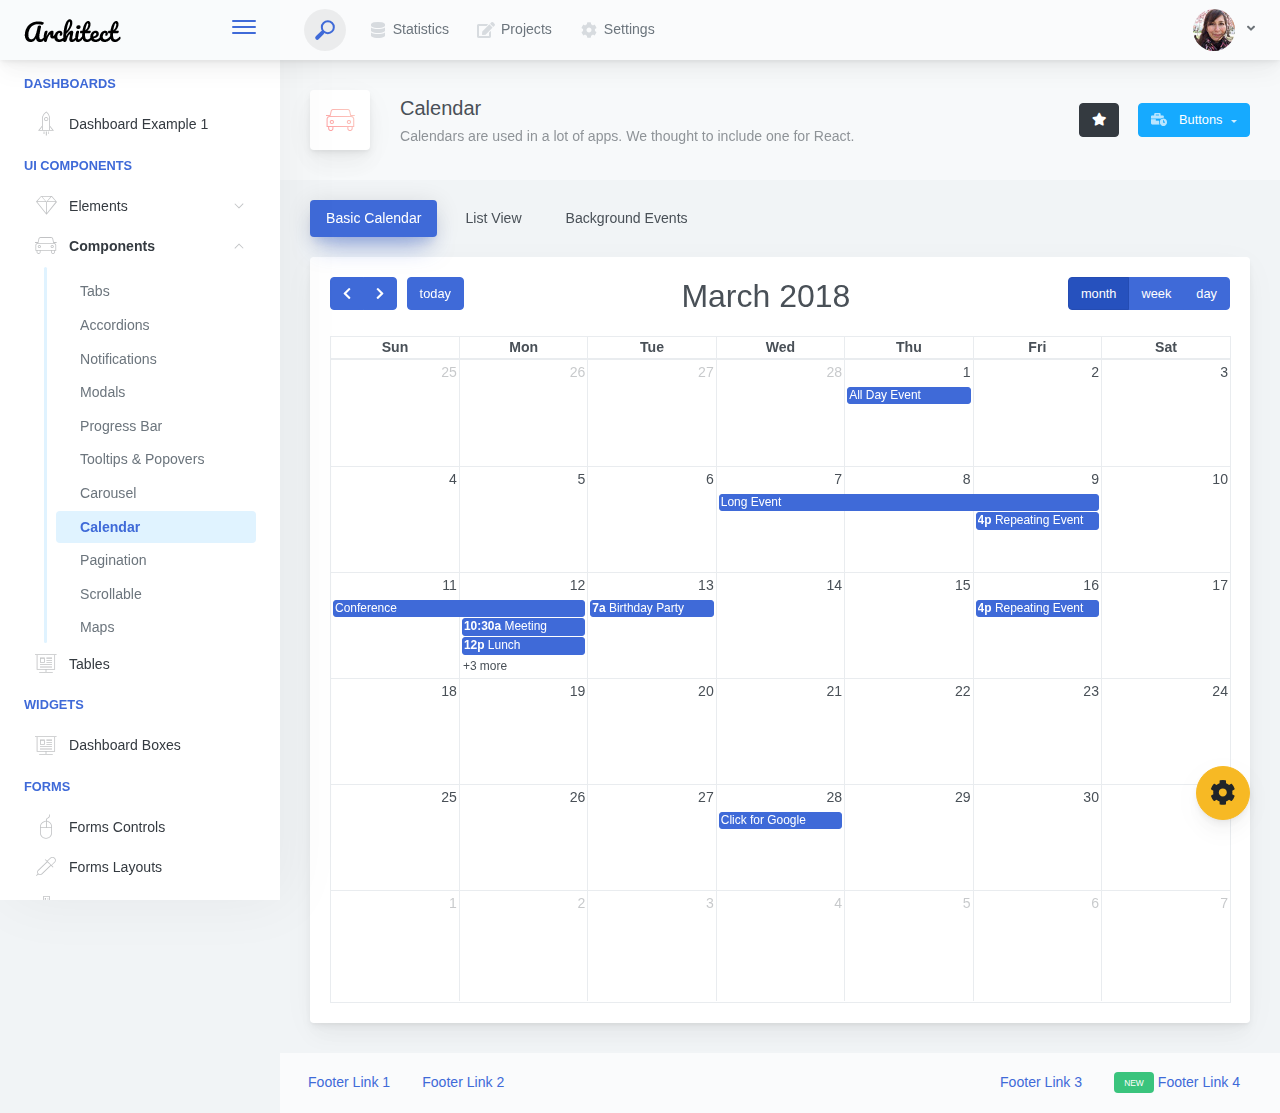
<file: architectui-html-free/components-calendar.html>
<!doctype html>
<html lang="en">

<head>
    <meta charset="utf-8">
    <meta http-equiv="X-UA-Compatible" content="IE=edge">
    <meta http-equiv="Content-Language" content="en">
    <meta http-equiv="Content-Type" content="text/html; charset=utf-8"/>
    <title>Calendar - Calendars are used in a lot of apps. We thought to include one for React.</title>
    <meta name="viewport" content="width=device-width, initial-scale=1, maximum-scale=1, user-scalable=no, shrink-to-fit=no" />
    <meta name="description" content="Calendars are used in a lot of apps. We thought to include one for React.">
    <meta name="msapplication-tap-highlight" content="no">
    <!--
    =========================================================
    * ArchitectUI HTML Theme Dashboard - v1.0.0
    =========================================================
    * Product Page: https://dashboardpack.com
    * Copyright 2019 DashboardPack (https://dashboardpack.com)
    * Licensed under MIT (https://github.com/DashboardPack/architectui-html-theme-free/blob/master/LICENSE)
    =========================================================
    * The above copyright notice and this permission notice shall be included in all copies or substantial portions of the Software.
    -->
<link href="./main.css" rel="stylesheet"></head>
<body>
    <div class="app-container app-theme-white body-tabs-shadow fixed-sidebar fixed-header">
        <div class="app-header header-shadow">
            <div class="app-header__logo">
                <div class="logo-src"></div>
                <div class="header__pane ml-auto">
                    <div>
                        <button type="button" class="hamburger close-sidebar-btn hamburger--elastic" data-class="closed-sidebar">
                            <span class="hamburger-box">
                                <span class="hamburger-inner"></span>
                            </span>
                        </button>
                    </div>
                </div>
            </div>
            <div class="app-header__mobile-menu">
                <div>
                    <button type="button" class="hamburger hamburger--elastic mobile-toggle-nav">
                        <span class="hamburger-box">
                            <span class="hamburger-inner"></span>
                        </span>
                    </button>
                </div>
            </div>
            <div class="app-header__menu">
                <span>
                    <button type="button" class="btn-icon btn-icon-only btn btn-primary btn-sm mobile-toggle-header-nav">
                        <span class="btn-icon-wrapper">
                            <i class="fa fa-ellipsis-v fa-w-6"></i>
                        </span>
                    </button>
                </span>
            </div>    <div class="app-header__content">
                <div class="app-header-left">
                    <div class="search-wrapper">
                        <div class="input-holder">
                            <input type="text" class="search-input" placeholder="Type to search">
                            <button class="search-icon"><span></span></button>
                        </div>
                        <button class="close"></button>
                    </div>
                    <ul class="header-menu nav">
                        <li class="nav-item">
                            <a href="javascript:void(0);" class="nav-link">
                                <i class="nav-link-icon fa fa-database"> </i>
                                Statistics
                            </a>
                        </li>
                        <li class="btn-group nav-item">
                            <a href="javascript:void(0);" class="nav-link">
                                <i class="nav-link-icon fa fa-edit"></i>
                                Projects
                            </a>
                        </li>
                        <li class="dropdown nav-item">
                            <a href="javascript:void(0);" class="nav-link">
                                <i class="nav-link-icon fa fa-cog"></i>
                                Settings
                            </a>
                        </li>
                    </ul>        </div>
                <div class="app-header-right">
                    <div class="header-btn-lg pr-0">
                        <div class="widget-content p-0">
                            <div class="widget-content-wrapper">
                                <div class="widget-content-left">
                                    <div class="btn-group">
                                        <a data-toggle="dropdown" aria-haspopup="true" aria-expanded="false" class="p-0 btn">
                                            <img width="42" class="rounded-circle" src="assets/images/avatars/1.jpg" alt="">
                                            <i class="fa fa-angle-down ml-2 opacity-8"></i>
                                        </a>
                                        <div tabindex="-1" role="menu" aria-hidden="true" class="dropdown-menu dropdown-menu-right">
                                            <button type="button" tabindex="0" class="dropdown-item">User Account</button>
                                            <button type="button" tabindex="0" class="dropdown-item">Settings</button>
                                            <h6 tabindex="-1" class="dropdown-header">Header</h6>
                                            <button type="button" tabindex="0" class="dropdown-item">Actions</button>
                                            <div tabindex="-1" class="dropdown-divider"></div>
                                            <button type="button" tabindex="0" class="dropdown-item">Dividers</button>
                                        </div>
                                    </div>
                                </div>
                                <div class="widget-content-left  ml-3 header-user-info">
                                    <div class="widget-heading">
                                        Alina Mclourd
                                    </div>
                                    <div class="widget-subheading">
                                        VP People Manager
                                    </div>
                                </div>
                                <div class="widget-content-right header-user-info ml-3">
                                    <button type="button" class="btn-shadow p-1 btn btn-primary btn-sm show-toastr-example">
                                        <i class="fa text-white fa-calendar pr-1 pl-1"></i>
                                    </button>
                                </div>
                            </div>
                        </div>
                    </div>        </div>
            </div>
        </div>        <div class="ui-theme-settings">
            <button type="button" id="TooltipDemo" class="btn-open-options btn btn-warning">
                <i class="fa fa-cog fa-w-16 fa-spin fa-2x"></i>
            </button>
            <div class="theme-settings__inner">
                <div class="scrollbar-container">
                    <div class="theme-settings__options-wrapper">
                        <h3 class="themeoptions-heading">Layout Options
                        </h3>
                        <div class="p-3">
                            <ul class="list-group">
                                <li class="list-group-item">
                                    <div class="widget-content p-0">
                                        <div class="widget-content-wrapper">
                                            <div class="widget-content-left mr-3">
                                                <div class="switch has-switch switch-container-class" data-class="fixed-header">
                                                    <div class="switch-animate switch-on">
                                                        <input type="checkbox" checked data-toggle="toggle" data-onstyle="success">
                                                    </div>
                                                </div>
                                            </div>
                                            <div class="widget-content-left">
                                                <div class="widget-heading">Fixed Header
                                                </div>
                                                <div class="widget-subheading">Makes the header top fixed, always visible!
                                                </div>
                                            </div>
                                        </div>
                                    </div>
                                </li>
                                <li class="list-group-item">
                                    <div class="widget-content p-0">
                                        <div class="widget-content-wrapper">
                                            <div class="widget-content-left mr-3">
                                                <div class="switch has-switch switch-container-class" data-class="fixed-sidebar">
                                                    <div class="switch-animate switch-on">
                                                        <input type="checkbox" checked data-toggle="toggle" data-onstyle="success">
                                                    </div>
                                                </div>
                                            </div>
                                            <div class="widget-content-left">
                                                <div class="widget-heading">Fixed Sidebar
                                                </div>
                                                <div class="widget-subheading">Makes the sidebar left fixed, always visible!
                                                </div>
                                            </div>
                                        </div>
                                    </div>
                                </li>
                                <li class="list-group-item">
                                    <div class="widget-content p-0">
                                        <div class="widget-content-wrapper">
                                            <div class="widget-content-left mr-3">
                                                <div class="switch has-switch switch-container-class" data-class="fixed-footer">
                                                    <div class="switch-animate switch-off">
                                                        <input type="checkbox" data-toggle="toggle" data-onstyle="success">
                                                    </div>
                                                </div>
                                            </div>
                                            <div class="widget-content-left">
                                                <div class="widget-heading">Fixed Footer
                                                </div>
                                                <div class="widget-subheading">Makes the app footer bottom fixed, always visible!
                                                </div>
                                            </div>
                                        </div>
                                    </div>
                                </li>
                            </ul>
                        </div>
                        <h3 class="themeoptions-heading">
                            <div>
                                Header Options
                            </div>
                            <button type="button" class="btn-pill btn-shadow btn-wide ml-auto btn btn-focus btn-sm switch-header-cs-class" data-class="">
                                Restore Default
                            </button>
                        </h3>
                        <div class="p-3">
                            <ul class="list-group">
                                <li class="list-group-item">
                                    <h5 class="pb-2">Choose Color Scheme
                                    </h5>
                                    <div class="theme-settings-swatches">
                                        <div class="swatch-holder bg-primary switch-header-cs-class" data-class="bg-primary header-text-light">
                                        </div>
                                        <div class="swatch-holder bg-secondary switch-header-cs-class" data-class="bg-secondary header-text-light">
                                        </div>
                                        <div class="swatch-holder bg-success switch-header-cs-class" data-class="bg-success header-text-dark">
                                        </div>
                                        <div class="swatch-holder bg-info switch-header-cs-class" data-class="bg-info header-text-dark">
                                        </div>
                                        <div class="swatch-holder bg-warning switch-header-cs-class" data-class="bg-warning header-text-dark">
                                        </div>
                                        <div class="swatch-holder bg-danger switch-header-cs-class" data-class="bg-danger header-text-light">
                                        </div>
                                        <div class="swatch-holder bg-light switch-header-cs-class" data-class="bg-light header-text-dark">
                                        </div>
                                        <div class="swatch-holder bg-dark switch-header-cs-class" data-class="bg-dark header-text-light">
                                        </div>
                                        <div class="swatch-holder bg-focus switch-header-cs-class" data-class="bg-focus header-text-light">
                                        </div>
                                        <div class="swatch-holder bg-alternate switch-header-cs-class" data-class="bg-alternate header-text-light">
                                        </div>
                                        <div class="divider">
                                        </div>
                                        <div class="swatch-holder bg-vicious-stance switch-header-cs-class" data-class="bg-vicious-stance header-text-light">
                                        </div>
                                        <div class="swatch-holder bg-midnight-bloom switch-header-cs-class" data-class="bg-midnight-bloom header-text-light">
                                        </div>
                                        <div class="swatch-holder bg-night-sky switch-header-cs-class" data-class="bg-night-sky header-text-light">
                                        </div>
                                        <div class="swatch-holder bg-slick-carbon switch-header-cs-class" data-class="bg-slick-carbon header-text-light">
                                        </div>
                                        <div class="swatch-holder bg-asteroid switch-header-cs-class" data-class="bg-asteroid header-text-light">
                                        </div>
                                        <div class="swatch-holder bg-royal switch-header-cs-class" data-class="bg-royal header-text-light">
                                        </div>
                                        <div class="swatch-holder bg-warm-flame switch-header-cs-class" data-class="bg-warm-flame header-text-dark">
                                        </div>
                                        <div class="swatch-holder bg-night-fade switch-header-cs-class" data-class="bg-night-fade header-text-dark">
                                        </div>
                                        <div class="swatch-holder bg-sunny-morning switch-header-cs-class" data-class="bg-sunny-morning header-text-dark">
                                        </div>
                                        <div class="swatch-holder bg-tempting-azure switch-header-cs-class" data-class="bg-tempting-azure header-text-dark">
                                        </div>
                                        <div class="swatch-holder bg-amy-crisp switch-header-cs-class" data-class="bg-amy-crisp header-text-dark">
                                        </div>
                                        <div class="swatch-holder bg-heavy-rain switch-header-cs-class" data-class="bg-heavy-rain header-text-dark">
                                        </div>
                                        <div class="swatch-holder bg-mean-fruit switch-header-cs-class" data-class="bg-mean-fruit header-text-dark">
                                        </div>
                                        <div class="swatch-holder bg-malibu-beach switch-header-cs-class" data-class="bg-malibu-beach header-text-light">
                                        </div>
                                        <div class="swatch-holder bg-deep-blue switch-header-cs-class" data-class="bg-deep-blue header-text-dark">
                                        </div>
                                        <div class="swatch-holder bg-ripe-malin switch-header-cs-class" data-class="bg-ripe-malin header-text-light">
                                        </div>
                                        <div class="swatch-holder bg-arielle-smile switch-header-cs-class" data-class="bg-arielle-smile header-text-light">
                                        </div>
                                        <div class="swatch-holder bg-plum-plate switch-header-cs-class" data-class="bg-plum-plate header-text-light">
                                        </div>
                                        <div class="swatch-holder bg-happy-fisher switch-header-cs-class" data-class="bg-happy-fisher header-text-dark">
                                        </div>
                                        <div class="swatch-holder bg-happy-itmeo switch-header-cs-class" data-class="bg-happy-itmeo header-text-light">
                                        </div>
                                        <div class="swatch-holder bg-mixed-hopes switch-header-cs-class" data-class="bg-mixed-hopes header-text-light">
                                        </div>
                                        <div class="swatch-holder bg-strong-bliss switch-header-cs-class" data-class="bg-strong-bliss header-text-light">
                                        </div>
                                        <div class="swatch-holder bg-grow-early switch-header-cs-class" data-class="bg-grow-early header-text-light">
                                        </div>
                                        <div class="swatch-holder bg-love-kiss switch-header-cs-class" data-class="bg-love-kiss header-text-light">
                                        </div>
                                        <div class="swatch-holder bg-premium-dark switch-header-cs-class" data-class="bg-premium-dark header-text-light">
                                        </div>
                                        <div class="swatch-holder bg-happy-green switch-header-cs-class" data-class="bg-happy-green header-text-light">
                                        </div>
                                    </div>
                                </li>
                            </ul>
                        </div>
                        <h3 class="themeoptions-heading">
                            <div>Sidebar Options</div>
                            <button type="button" class="btn-pill btn-shadow btn-wide ml-auto btn btn-focus btn-sm switch-sidebar-cs-class" data-class="">
                                Restore Default
                            </button>
                        </h3>
                        <div class="p-3">
                            <ul class="list-group">
                                <li class="list-group-item">
                                    <h5 class="pb-2">Choose Color Scheme
                                    </h5>
                                    <div class="theme-settings-swatches">
                                        <div class="swatch-holder bg-primary switch-sidebar-cs-class" data-class="bg-primary sidebar-text-light">
                                        </div>
                                        <div class="swatch-holder bg-secondary switch-sidebar-cs-class" data-class="bg-secondary sidebar-text-light">
                                        </div>
                                        <div class="swatch-holder bg-success switch-sidebar-cs-class" data-class="bg-success sidebar-text-dark">
                                        </div>
                                        <div class="swatch-holder bg-info switch-sidebar-cs-class" data-class="bg-info sidebar-text-dark">
                                        </div>
                                        <div class="swatch-holder bg-warning switch-sidebar-cs-class" data-class="bg-warning sidebar-text-dark">
                                        </div>
                                        <div class="swatch-holder bg-danger switch-sidebar-cs-class" data-class="bg-danger sidebar-text-light">
                                        </div>
                                        <div class="swatch-holder bg-light switch-sidebar-cs-class" data-class="bg-light sidebar-text-dark">
                                        </div>
                                        <div class="swatch-holder bg-dark switch-sidebar-cs-class" data-class="bg-dark sidebar-text-light">
                                        </div>
                                        <div class="swatch-holder bg-focus switch-sidebar-cs-class" data-class="bg-focus sidebar-text-light">
                                        </div>
                                        <div class="swatch-holder bg-alternate switch-sidebar-cs-class" data-class="bg-alternate sidebar-text-light">
                                        </div>
                                        <div class="divider">
                                        </div>
                                        <div class="swatch-holder bg-vicious-stance switch-sidebar-cs-class" data-class="bg-vicious-stance sidebar-text-light">
                                        </div>
                                        <div class="swatch-holder bg-midnight-bloom switch-sidebar-cs-class" data-class="bg-midnight-bloom sidebar-text-light">
                                        </div>
                                        <div class="swatch-holder bg-night-sky switch-sidebar-cs-class" data-class="bg-night-sky sidebar-text-light">
                                        </div>
                                        <div class="swatch-holder bg-slick-carbon switch-sidebar-cs-class" data-class="bg-slick-carbon sidebar-text-light">
                                        </div>
                                        <div class="swatch-holder bg-asteroid switch-sidebar-cs-class" data-class="bg-asteroid sidebar-text-light">
                                        </div>
                                        <div class="swatch-holder bg-royal switch-sidebar-cs-class" data-class="bg-royal sidebar-text-light">
                                        </div>
                                        <div class="swatch-holder bg-warm-flame switch-sidebar-cs-class" data-class="bg-warm-flame sidebar-text-dark">
                                        </div>
                                        <div class="swatch-holder bg-night-fade switch-sidebar-cs-class" data-class="bg-night-fade sidebar-text-dark">
                                        </div>
                                        <div class="swatch-holder bg-sunny-morning switch-sidebar-cs-class" data-class="bg-sunny-morning sidebar-text-dark">
                                        </div>
                                        <div class="swatch-holder bg-tempting-azure switch-sidebar-cs-class" data-class="bg-tempting-azure sidebar-text-dark">
                                        </div>
                                        <div class="swatch-holder bg-amy-crisp switch-sidebar-cs-class" data-class="bg-amy-crisp sidebar-text-dark">
                                        </div>
                                        <div class="swatch-holder bg-heavy-rain switch-sidebar-cs-class" data-class="bg-heavy-rain sidebar-text-dark">
                                        </div>
                                        <div class="swatch-holder bg-mean-fruit switch-sidebar-cs-class" data-class="bg-mean-fruit sidebar-text-dark">
                                        </div>
                                        <div class="swatch-holder bg-malibu-beach switch-sidebar-cs-class" data-class="bg-malibu-beach sidebar-text-light">
                                        </div>
                                        <div class="swatch-holder bg-deep-blue switch-sidebar-cs-class" data-class="bg-deep-blue sidebar-text-dark">
                                        </div>
                                        <div class="swatch-holder bg-ripe-malin switch-sidebar-cs-class" data-class="bg-ripe-malin sidebar-text-light">
                                        </div>
                                        <div class="swatch-holder bg-arielle-smile switch-sidebar-cs-class" data-class="bg-arielle-smile sidebar-text-light">
                                        </div>
                                        <div class="swatch-holder bg-plum-plate switch-sidebar-cs-class" data-class="bg-plum-plate sidebar-text-light">
                                        </div>
                                        <div class="swatch-holder bg-happy-fisher switch-sidebar-cs-class" data-class="bg-happy-fisher sidebar-text-dark">
                                        </div>
                                        <div class="swatch-holder bg-happy-itmeo switch-sidebar-cs-class" data-class="bg-happy-itmeo sidebar-text-light">
                                        </div>
                                        <div class="swatch-holder bg-mixed-hopes switch-sidebar-cs-class" data-class="bg-mixed-hopes sidebar-text-light">
                                        </div>
                                        <div class="swatch-holder bg-strong-bliss switch-sidebar-cs-class" data-class="bg-strong-bliss sidebar-text-light">
                                        </div>
                                        <div class="swatch-holder bg-grow-early switch-sidebar-cs-class" data-class="bg-grow-early sidebar-text-light">
                                        </div>
                                        <div class="swatch-holder bg-love-kiss switch-sidebar-cs-class" data-class="bg-love-kiss sidebar-text-light">
                                        </div>
                                        <div class="swatch-holder bg-premium-dark switch-sidebar-cs-class" data-class="bg-premium-dark sidebar-text-light">
                                        </div>
                                        <div class="swatch-holder bg-happy-green switch-sidebar-cs-class" data-class="bg-happy-green sidebar-text-light">
                                        </div>
                                    </div>
                                </li>
                            </ul>
                        </div>
                        <h3 class="themeoptions-heading">
                            <div>Main Content Options</div>
                            <button type="button" class="btn-pill btn-shadow btn-wide ml-auto active btn btn-focus btn-sm">Restore Default
                            </button>
                        </h3>
                        <div class="p-3">
                            <ul class="list-group">
                                <li class="list-group-item">
                                    <h5 class="pb-2">Page Section Tabs
                                    </h5>
                                    <div class="theme-settings-swatches">
                                        <div role="group" class="mt-2 btn-group">
                                            <button type="button" class="btn-wide btn-shadow btn-primary btn btn-secondary switch-theme-class" data-class="body-tabs-line">
                                                Line
                                            </button>
                                            <button type="button" class="btn-wide btn-shadow btn-primary active btn btn-secondary switch-theme-class" data-class="body-tabs-shadow">
                                                Shadow
                                            </button>
                                        </div>
                                    </div>
                                </li>
                            </ul>
                        </div>
                    </div>
                </div>
            </div>
        </div>        <div class="app-main">
                <div class="app-sidebar sidebar-shadow">
                    <div class="app-header__logo">
                        <div class="logo-src"></div>
                        <div class="header__pane ml-auto">
                            <div>
                                <button type="button" class="hamburger close-sidebar-btn hamburger--elastic" data-class="closed-sidebar">
                                    <span class="hamburger-box">
                                        <span class="hamburger-inner"></span>
                                    </span>
                                </button>
                            </div>
                        </div>
                    </div>
                    <div class="app-header__mobile-menu">
                        <div>
                            <button type="button" class="hamburger hamburger--elastic mobile-toggle-nav">
                                <span class="hamburger-box">
                                    <span class="hamburger-inner"></span>
                                </span>
                            </button>
                        </div>
                    </div>
                    <div class="app-header__menu">
                        <span>
                            <button type="button" class="btn-icon btn-icon-only btn btn-primary btn-sm mobile-toggle-header-nav">
                                <span class="btn-icon-wrapper">
                                    <i class="fa fa-ellipsis-v fa-w-6"></i>
                                </span>
                            </button>
                        </span>
                    </div>    <div class="scrollbar-sidebar">
                        <div class="app-sidebar__inner">
                            <ul class="vertical-nav-menu">
                                <li class="app-sidebar__heading">Dashboards</li>
                                <li>
                                    <a href="index.html">
                                        <i class="metismenu-icon pe-7s-rocket"></i>
                                        Dashboard Example 1
                                    </a>
                                </li>
                                <li class="app-sidebar__heading">UI Components</li>
                                <li
                                    
                                    
                                    
                                    
                                    
                                    
                                    
                                    
                                >
                                    <a href="#">
                                        <i class="metismenu-icon pe-7s-diamond"></i>
                                        Elements
                                        <i class="metismenu-state-icon pe-7s-angle-down caret-left"></i>
                                    </a>
                                    <ul
                                        
                                        
                                        
                                        
                                        
                                        
                                        
                                        
                                    >
                                        <li>
                                            <a href="elements-buttons-standard.html">
                                                <i class="metismenu-icon"></i>
                                                Buttons
                                            </a>
                                        </li>
                                        <li>
                                            <a href="elements-dropdowns.html">
                                                <i class="metismenu-icon">
                                                </i>Dropdowns
                                            </a>
                                        </li>
                                        <li>
                                            <a href="elements-icons.html">
                                                <i class="metismenu-icon">
                                                </i>Icons
                                            </a>
                                        </li>
                                        <li>
                                            <a href="elements-badges-labels.html">
                                                <i class="metismenu-icon">
                                                </i>Badges
                                            </a>
                                        </li>
                                        <li>
                                            <a href="elements-cards.html">
                                                <i class="metismenu-icon">
                                                </i>Cards
                                            </a>
                                        </li>
                                        <li>
                                            <a href="elements-list-group.html">
                                                <i class="metismenu-icon">
                                                </i>List Groups
                                            </a>
                                        </li>
                                        <li>
                                            <a href="elements-navigation.html">
                                                <i class="metismenu-icon">
                                                </i>Navigation Menus
                                            </a>
                                        </li>
                                        <li>
                                            <a href="elements-utilities.html">
                                                <i class="metismenu-icon">
                                                </i>Utilities
                                            </a>
                                        </li>
                                    </ul>
                                </li>
                                <li
                                    
                                    
                                    
                                    
                                    
                                    
                                    
                                     class="mm-active"
                                    
                                    
                                    
                                >
                                    <a href="#">
                                        <i class="metismenu-icon pe-7s-car"></i>
                                        Components
                                        <i class="metismenu-state-icon pe-7s-angle-down caret-left"></i>
                                    </a>
                                    <ul
                                        
                                        
                                        
                                        
                                        
                                        
                                        
                                         class="mm-show"
                                        
                                        
                                        
                                    >
                                        <li>
                                            <a href="components-tabs.html">
                                                <i class="metismenu-icon">
                                                </i>Tabs
                                            </a>
                                        </li>
                                        <li>
                                            <a href="components-accordions.html">
                                                <i class="metismenu-icon">
                                                </i>Accordions
                                            </a>
                                        </li>
                                        <li>
                                            <a href="components-notifications.html">
                                                <i class="metismenu-icon">
                                                </i>Notifications
                                            </a>
                                        </li>
                                        <li>
                                            <a href="components-modals.html">
                                                <i class="metismenu-icon">
                                                </i>Modals
                                            </a>
                                        </li>
                                        <li>
                                            <a href="components-progress-bar.html">
                                                <i class="metismenu-icon">
                                                </i>Progress Bar
                                            </a>
                                        </li>
                                        <li>
                                            <a href="components-tooltips-popovers.html">
                                                <i class="metismenu-icon">
                                                </i>Tooltips &amp; Popovers
                                            </a>
                                        </li>
                                        <li>
                                            <a href="components-carousel.html">
                                                <i class="metismenu-icon">
                                                </i>Carousel
                                            </a>
                                        </li>
                                        <li>
                                            <a href="components-calendar.html" class="mm-active">
                                                <i class="metismenu-icon">
                                                </i>Calendar
                                            </a>
                                        </li>
                                        <li>
                                            <a href="components-pagination.html">
                                                <i class="metismenu-icon">
                                                </i>Pagination
                                            </a>
                                        </li>
                                        <li>
                                            <a href="components-scrollable-elements.html">
                                                <i class="metismenu-icon">
                                                </i>Scrollable
                                            </a>
                                        </li>
                                        <li>
                                            <a href="components-maps.html">
                                                <i class="metismenu-icon">
                                                </i>Maps
                                            </a>
                                        </li>
                                    </ul>
                                </li>
                                <li  >
                                    <a href="tables-regular.html">
                                        <i class="metismenu-icon pe-7s-display2"></i>
                                        Tables
                                    </a>
                                </li>
                                <li class="app-sidebar__heading">Widgets</li>
                                <li>
                                    <a href="dashboard-boxes.html">
                                        <i class="metismenu-icon pe-7s-display2"></i>
                                        Dashboard Boxes
                                    </a>
                                </li>
                                <li class="app-sidebar__heading">Forms</li>
                                <li>
                                    <a href="forms-controls.html">
                                        <i class="metismenu-icon pe-7s-mouse">
                                        </i>Forms Controls
                                    </a>
                                </li>
                                <li>
                                    <a href="forms-layouts.html">
                                        <i class="metismenu-icon pe-7s-eyedropper">
                                        </i>Forms Layouts
                                    </a>
                                </li>
                                <li>
                                    <a href="forms-validation.html">
                                        <i class="metismenu-icon pe-7s-pendrive">
                                        </i>Forms Validation
                                    </a>
                                </li>
                                <li class="app-sidebar__heading">Charts</li>
                                <li>
                                    <a href="charts-chartjs.html">
                                        <i class="metismenu-icon pe-7s-graph2">
                                        </i>ChartJS
                                    </a>
                                </li>
                                <li class="app-sidebar__heading">PRO Version</li>
                                <li>
                                    <a href="https://dashboardpack.com/theme-details/architectui-dashboard-html-pro/" target="_blank">
                                        <i class="metismenu-icon pe-7s-graph2">
                                        </i>
                                        Upgrade to PRO
                                    </a>
                                </li>
                            </ul>
                        </div>
                    </div>
                </div>    <div class="app-main__outer">
                    <div class="app-main__inner">
                        <div class="app-page-title">
                            <div class="page-title-wrapper">
                                <div class="page-title-heading">
                                    <div class="page-title-icon">
                                        <i class="pe-7s-car icon-gradient bg-warm-flame">
                                        </i>
                                    </div>
                                    <div>Calendar
                                        <div class="page-title-subheading">Calendars are used in a lot of apps. We thought to include one for React.
                                        </div>
                                    </div>
                                </div>
                                <div class="page-title-actions">
                                    <button type="button" data-toggle="tooltip" title="Example Tooltip" data-placement="bottom" class="btn-shadow mr-3 btn btn-dark">
                                        <i class="fa fa-star"></i>
                                    </button>
                                    <div class="d-inline-block dropdown">
                                        <button type="button" data-toggle="dropdown" aria-haspopup="true" aria-expanded="false" class="btn-shadow dropdown-toggle btn btn-info">
                                            <span class="btn-icon-wrapper pr-2 opacity-7">
                                                <i class="fa fa-business-time fa-w-20"></i>
                                            </span>
                                            Buttons
                                        </button>
                                        <div tabindex="-1" role="menu" aria-hidden="true" class="dropdown-menu dropdown-menu-right">
                                            <ul class="nav flex-column">
                                                <li class="nav-item">
                                                    <a href="javascript:void(0);" class="nav-link">
                                                        <i class="nav-link-icon lnr-inbox"></i>
                                                        <span>
                                                            Inbox
                                                        </span>
                                                        <div class="ml-auto badge badge-pill badge-secondary">86</div>
                                                    </a>
                                                </li>
                                                <li class="nav-item">
                                                    <a href="javascript:void(0);" class="nav-link">
                                                        <i class="nav-link-icon lnr-book"></i>
                                                        <span>
                                                            Book
                                                        </span>
                                                        <div class="ml-auto badge badge-pill badge-danger">5</div>
                                                    </a>
                                                </li>
                                                <li class="nav-item">
                                                    <a href="javascript:void(0);" class="nav-link">
                                                        <i class="nav-link-icon lnr-picture"></i>
                                                        <span>
                                                            Picture
                                                        </span>
                                                    </a>
                                                </li>
                                                <li class="nav-item">
                                                    <a disabled href="javascript:void(0);" class="nav-link disabled">
                                                        <i class="nav-link-icon lnr-file-empty"></i>
                                                        <span>
                                                            File Disabled
                                                        </span>
                                                    </a>
                                                </li>
                                            </ul>
                                        </div>
                                    </div>
                                </div>    </div>
                        </div>            <ul class="body-tabs body-tabs-layout tabs-animated body-tabs-animated nav">
                            <li class="nav-item">
                                <a role="tab" class="nav-link active" id="tab-0" data-toggle="tab" href="#tab-content-0">
                                    <span>Basic Calendar</span>
                                </a>
                            </li>
                            <li class="nav-item">
                                <a role="tab" class="nav-link" id="tab-1" data-toggle="tab" href="#tab-content-1">
                                    <span>List View</span>
                                </a>
                            </li>
                            <li class="nav-item">
                                <a role="tab" class="nav-link" id="tab-2" data-toggle="tab" href="#tab-content-2">
                                    <span>Background Events</span>
                                </a>
                            </li>
                        </ul>
                        <div class="tab-content">
                            <div class="tab-pane tabs-animation fade show active" id="tab-content-0" role="tabpanel">
                                <div class="main-card mb-3 card">
                                    <div class="card-body">
                                        <div id='calendar'></div>
                                    </div>
                                </div>
                            </div>
                            <div class="tab-pane tabs-animation fade" id="tab-content-1" role="tabpanel">
                                <div class="main-card mb-3 card">
                                    <div class="card-body">
                                        <div id='calendar-list'></div>
                                    </div>
                                </div>
                            </div>
                            <div class="tab-pane tabs-animation fade" id="tab-content-2" role="tabpanel">
                                <div class="main-card mb-3 card">
                                    <div class="card-body">
                                        <div id="calendar-bg-events"></div>
                                    </div>
                                </div>
                            </div>
                        </div>
                    </div>
                    <div class="app-wrapper-footer">
                        <div class="app-footer">
                            <div class="app-footer__inner">
                                <div class="app-footer-left">
                                    <ul class="nav">
                                        <li class="nav-item">
                                            <a href="javascript:void(0);" class="nav-link">
                                                Footer Link 1
                                            </a>
                                        </li>
                                        <li class="nav-item">
                                            <a href="javascript:void(0);" class="nav-link">
                                                Footer Link 2
                                            </a>
                                        </li>
                                    </ul>
                                </div>
                                <div class="app-footer-right">
                                    <ul class="nav">
                                        <li class="nav-item">
                                            <a href="javascript:void(0);" class="nav-link">
                                                Footer Link 3
                                            </a>
                                        </li>
                                        <li class="nav-item">
                                            <a href="javascript:void(0);" class="nav-link">
                                                <div class="badge badge-success mr-1 ml-0">
                                                    <small>NEW</small>
                                                </div>
                                                Footer Link 4
                                            </a>
                                        </li>
                                    </ul>
                                </div>
                            </div>
                        </div>
                    </div>    </div>
        </div>
    </div>
<script type="text/javascript" src="./assets/scripts/main.js"></script></body>
</html>
</file>
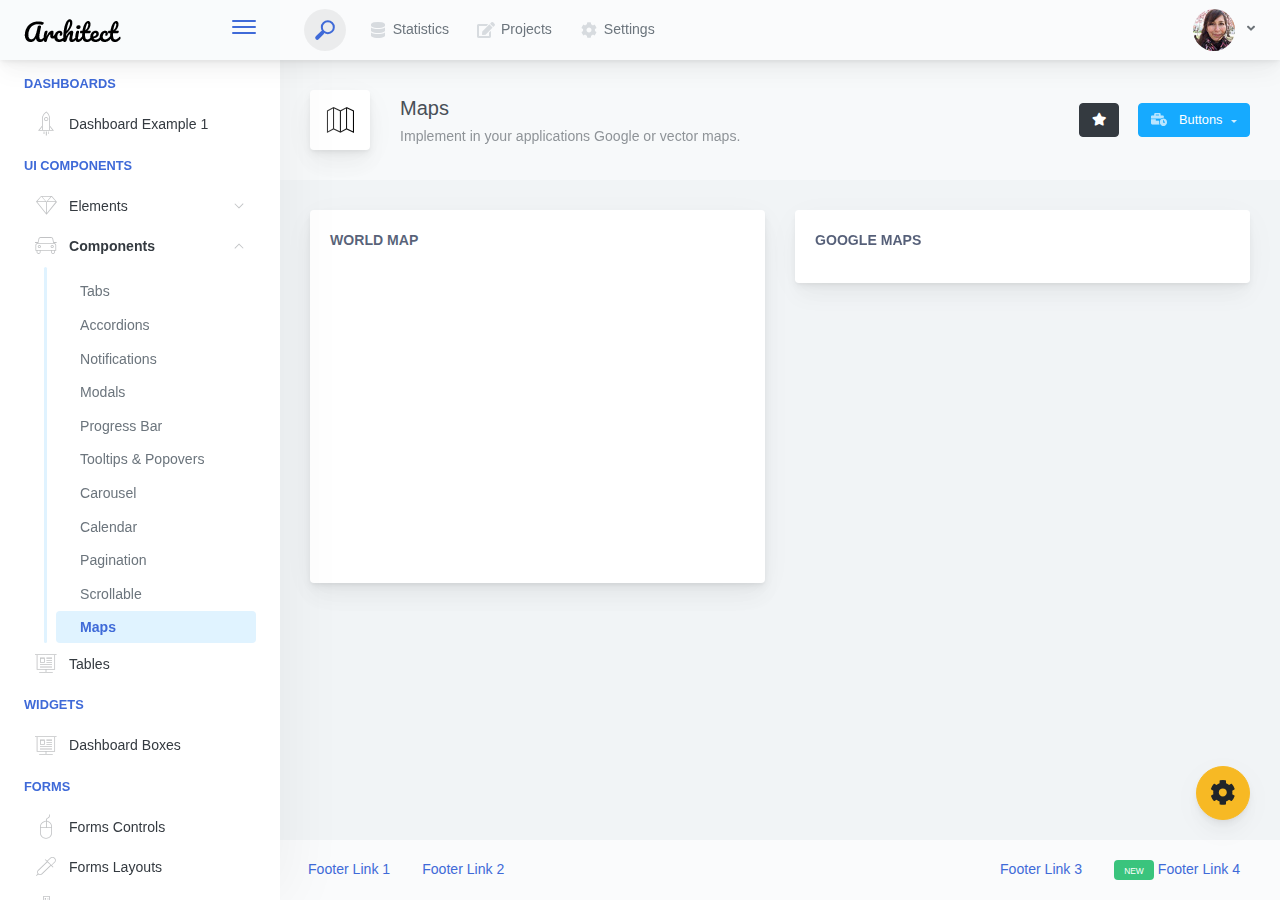
<file: architectui-html-free/components-maps.html>
<!doctype html>
<html lang="en">

<head>
    <meta charset="utf-8">
    <meta http-equiv="X-UA-Compatible" content="IE=edge">
    <meta http-equiv="Content-Language" content="en">
    <meta http-equiv="Content-Type" content="text/html; charset=utf-8"/>
    <title>Maps - Implement in your applications Google or vector maps.</title>
    <meta name="viewport" content="width=device-width, initial-scale=1, maximum-scale=1, user-scalable=no, shrink-to-fit=no" />
    <meta name="description" content="Implement in your applications Google or vector maps.">
    <meta name="msapplication-tap-highlight" content="no">
    <!--
    =========================================================
    * ArchitectUI HTML Theme Dashboard - v1.0.0
    =========================================================
    * Product Page: https://dashboardpack.com
    * Copyright 2019 DashboardPack (https://dashboardpack.com)
    * Licensed under MIT (https://github.com/DashboardPack/architectui-html-theme-free/blob/master/LICENSE)
    =========================================================
    * The above copyright notice and this permission notice shall be included in all copies or substantial portions of the Software.
    -->
<link href="./main.css" rel="stylesheet"></head>
<body>
    <div class="app-container app-theme-white body-tabs-shadow fixed-sidebar fixed-header">
        <div class="app-header header-shadow">
            <div class="app-header__logo">
                <div class="logo-src"></div>
                <div class="header__pane ml-auto">
                    <div>
                        <button type="button" class="hamburger close-sidebar-btn hamburger--elastic" data-class="closed-sidebar">
                            <span class="hamburger-box">
                                <span class="hamburger-inner"></span>
                            </span>
                        </button>
                    </div>
                </div>
            </div>
            <div class="app-header__mobile-menu">
                <div>
                    <button type="button" class="hamburger hamburger--elastic mobile-toggle-nav">
                        <span class="hamburger-box">
                            <span class="hamburger-inner"></span>
                        </span>
                    </button>
                </div>
            </div>
            <div class="app-header__menu">
                <span>
                    <button type="button" class="btn-icon btn-icon-only btn btn-primary btn-sm mobile-toggle-header-nav">
                        <span class="btn-icon-wrapper">
                            <i class="fa fa-ellipsis-v fa-w-6"></i>
                        </span>
                    </button>
                </span>
            </div>    <div class="app-header__content">
                <div class="app-header-left">
                    <div class="search-wrapper">
                        <div class="input-holder">
                            <input type="text" class="search-input" placeholder="Type to search">
                            <button class="search-icon"><span></span></button>
                        </div>
                        <button class="close"></button>
                    </div>
                    <ul class="header-menu nav">
                        <li class="nav-item">
                            <a href="javascript:void(0);" class="nav-link">
                                <i class="nav-link-icon fa fa-database"> </i>
                                Statistics
                            </a>
                        </li>
                        <li class="btn-group nav-item">
                            <a href="javascript:void(0);" class="nav-link">
                                <i class="nav-link-icon fa fa-edit"></i>
                                Projects
                            </a>
                        </li>
                        <li class="dropdown nav-item">
                            <a href="javascript:void(0);" class="nav-link">
                                <i class="nav-link-icon fa fa-cog"></i>
                                Settings
                            </a>
                        </li>
                    </ul>        </div>
                <div class="app-header-right">
                    <div class="header-btn-lg pr-0">
                        <div class="widget-content p-0">
                            <div class="widget-content-wrapper">
                                <div class="widget-content-left">
                                    <div class="btn-group">
                                        <a data-toggle="dropdown" aria-haspopup="true" aria-expanded="false" class="p-0 btn">
                                            <img width="42" class="rounded-circle" src="assets/images/avatars/1.jpg" alt="">
                                            <i class="fa fa-angle-down ml-2 opacity-8"></i>
                                        </a>
                                        <div tabindex="-1" role="menu" aria-hidden="true" class="dropdown-menu dropdown-menu-right">
                                            <button type="button" tabindex="0" class="dropdown-item">User Account</button>
                                            <button type="button" tabindex="0" class="dropdown-item">Settings</button>
                                            <h6 tabindex="-1" class="dropdown-header">Header</h6>
                                            <button type="button" tabindex="0" class="dropdown-item">Actions</button>
                                            <div tabindex="-1" class="dropdown-divider"></div>
                                            <button type="button" tabindex="0" class="dropdown-item">Dividers</button>
                                        </div>
                                    </div>
                                </div>
                                <div class="widget-content-left  ml-3 header-user-info">
                                    <div class="widget-heading">
                                        Alina Mclourd
                                    </div>
                                    <div class="widget-subheading">
                                        VP People Manager
                                    </div>
                                </div>
                                <div class="widget-content-right header-user-info ml-3">
                                    <button type="button" class="btn-shadow p-1 btn btn-primary btn-sm show-toastr-example">
                                        <i class="fa text-white fa-calendar pr-1 pl-1"></i>
                                    </button>
                                </div>
                            </div>
                        </div>
                    </div>        </div>
            </div>
        </div>        <div class="ui-theme-settings">
            <button type="button" id="TooltipDemo" class="btn-open-options btn btn-warning">
                <i class="fa fa-cog fa-w-16 fa-spin fa-2x"></i>
            </button>
            <div class="theme-settings__inner">
                <div class="scrollbar-container">
                    <div class="theme-settings__options-wrapper">
                        <h3 class="themeoptions-heading">Layout Options
                        </h3>
                        <div class="p-3">
                            <ul class="list-group">
                                <li class="list-group-item">
                                    <div class="widget-content p-0">
                                        <div class="widget-content-wrapper">
                                            <div class="widget-content-left mr-3">
                                                <div class="switch has-switch switch-container-class" data-class="fixed-header">
                                                    <div class="switch-animate switch-on">
                                                        <input type="checkbox" checked data-toggle="toggle" data-onstyle="success">
                                                    </div>
                                                </div>
                                            </div>
                                            <div class="widget-content-left">
                                                <div class="widget-heading">Fixed Header
                                                </div>
                                                <div class="widget-subheading">Makes the header top fixed, always visible!
                                                </div>
                                            </div>
                                        </div>
                                    </div>
                                </li>
                                <li class="list-group-item">
                                    <div class="widget-content p-0">
                                        <div class="widget-content-wrapper">
                                            <div class="widget-content-left mr-3">
                                                <div class="switch has-switch switch-container-class" data-class="fixed-sidebar">
                                                    <div class="switch-animate switch-on">
                                                        <input type="checkbox" checked data-toggle="toggle" data-onstyle="success">
                                                    </div>
                                                </div>
                                            </div>
                                            <div class="widget-content-left">
                                                <div class="widget-heading">Fixed Sidebar
                                                </div>
                                                <div class="widget-subheading">Makes the sidebar left fixed, always visible!
                                                </div>
                                            </div>
                                        </div>
                                    </div>
                                </li>
                                <li class="list-group-item">
                                    <div class="widget-content p-0">
                                        <div class="widget-content-wrapper">
                                            <div class="widget-content-left mr-3">
                                                <div class="switch has-switch switch-container-class" data-class="fixed-footer">
                                                    <div class="switch-animate switch-off">
                                                        <input type="checkbox" data-toggle="toggle" data-onstyle="success">
                                                    </div>
                                                </div>
                                            </div>
                                            <div class="widget-content-left">
                                                <div class="widget-heading">Fixed Footer
                                                </div>
                                                <div class="widget-subheading">Makes the app footer bottom fixed, always visible!
                                                </div>
                                            </div>
                                        </div>
                                    </div>
                                </li>
                            </ul>
                        </div>
                        <h3 class="themeoptions-heading">
                            <div>
                                Header Options
                            </div>
                            <button type="button" class="btn-pill btn-shadow btn-wide ml-auto btn btn-focus btn-sm switch-header-cs-class" data-class="">
                                Restore Default
                            </button>
                        </h3>
                        <div class="p-3">
                            <ul class="list-group">
                                <li class="list-group-item">
                                    <h5 class="pb-2">Choose Color Scheme
                                    </h5>
                                    <div class="theme-settings-swatches">
                                        <div class="swatch-holder bg-primary switch-header-cs-class" data-class="bg-primary header-text-light">
                                        </div>
                                        <div class="swatch-holder bg-secondary switch-header-cs-class" data-class="bg-secondary header-text-light">
                                        </div>
                                        <div class="swatch-holder bg-success switch-header-cs-class" data-class="bg-success header-text-dark">
                                        </div>
                                        <div class="swatch-holder bg-info switch-header-cs-class" data-class="bg-info header-text-dark">
                                        </div>
                                        <div class="swatch-holder bg-warning switch-header-cs-class" data-class="bg-warning header-text-dark">
                                        </div>
                                        <div class="swatch-holder bg-danger switch-header-cs-class" data-class="bg-danger header-text-light">
                                        </div>
                                        <div class="swatch-holder bg-light switch-header-cs-class" data-class="bg-light header-text-dark">
                                        </div>
                                        <div class="swatch-holder bg-dark switch-header-cs-class" data-class="bg-dark header-text-light">
                                        </div>
                                        <div class="swatch-holder bg-focus switch-header-cs-class" data-class="bg-focus header-text-light">
                                        </div>
                                        <div class="swatch-holder bg-alternate switch-header-cs-class" data-class="bg-alternate header-text-light">
                                        </div>
                                        <div class="divider">
                                        </div>
                                        <div class="swatch-holder bg-vicious-stance switch-header-cs-class" data-class="bg-vicious-stance header-text-light">
                                        </div>
                                        <div class="swatch-holder bg-midnight-bloom switch-header-cs-class" data-class="bg-midnight-bloom header-text-light">
                                        </div>
                                        <div class="swatch-holder bg-night-sky switch-header-cs-class" data-class="bg-night-sky header-text-light">
                                        </div>
                                        <div class="swatch-holder bg-slick-carbon switch-header-cs-class" data-class="bg-slick-carbon header-text-light">
                                        </div>
                                        <div class="swatch-holder bg-asteroid switch-header-cs-class" data-class="bg-asteroid header-text-light">
                                        </div>
                                        <div class="swatch-holder bg-royal switch-header-cs-class" data-class="bg-royal header-text-light">
                                        </div>
                                        <div class="swatch-holder bg-warm-flame switch-header-cs-class" data-class="bg-warm-flame header-text-dark">
                                        </div>
                                        <div class="swatch-holder bg-night-fade switch-header-cs-class" data-class="bg-night-fade header-text-dark">
                                        </div>
                                        <div class="swatch-holder bg-sunny-morning switch-header-cs-class" data-class="bg-sunny-morning header-text-dark">
                                        </div>
                                        <div class="swatch-holder bg-tempting-azure switch-header-cs-class" data-class="bg-tempting-azure header-text-dark">
                                        </div>
                                        <div class="swatch-holder bg-amy-crisp switch-header-cs-class" data-class="bg-amy-crisp header-text-dark">
                                        </div>
                                        <div class="swatch-holder bg-heavy-rain switch-header-cs-class" data-class="bg-heavy-rain header-text-dark">
                                        </div>
                                        <div class="swatch-holder bg-mean-fruit switch-header-cs-class" data-class="bg-mean-fruit header-text-dark">
                                        </div>
                                        <div class="swatch-holder bg-malibu-beach switch-header-cs-class" data-class="bg-malibu-beach header-text-light">
                                        </div>
                                        <div class="swatch-holder bg-deep-blue switch-header-cs-class" data-class="bg-deep-blue header-text-dark">
                                        </div>
                                        <div class="swatch-holder bg-ripe-malin switch-header-cs-class" data-class="bg-ripe-malin header-text-light">
                                        </div>
                                        <div class="swatch-holder bg-arielle-smile switch-header-cs-class" data-class="bg-arielle-smile header-text-light">
                                        </div>
                                        <div class="swatch-holder bg-plum-plate switch-header-cs-class" data-class="bg-plum-plate header-text-light">
                                        </div>
                                        <div class="swatch-holder bg-happy-fisher switch-header-cs-class" data-class="bg-happy-fisher header-text-dark">
                                        </div>
                                        <div class="swatch-holder bg-happy-itmeo switch-header-cs-class" data-class="bg-happy-itmeo header-text-light">
                                        </div>
                                        <div class="swatch-holder bg-mixed-hopes switch-header-cs-class" data-class="bg-mixed-hopes header-text-light">
                                        </div>
                                        <div class="swatch-holder bg-strong-bliss switch-header-cs-class" data-class="bg-strong-bliss header-text-light">
                                        </div>
                                        <div class="swatch-holder bg-grow-early switch-header-cs-class" data-class="bg-grow-early header-text-light">
                                        </div>
                                        <div class="swatch-holder bg-love-kiss switch-header-cs-class" data-class="bg-love-kiss header-text-light">
                                        </div>
                                        <div class="swatch-holder bg-premium-dark switch-header-cs-class" data-class="bg-premium-dark header-text-light">
                                        </div>
                                        <div class="swatch-holder bg-happy-green switch-header-cs-class" data-class="bg-happy-green header-text-light">
                                        </div>
                                    </div>
                                </li>
                            </ul>
                        </div>
                        <h3 class="themeoptions-heading">
                            <div>Sidebar Options</div>
                            <button type="button" class="btn-pill btn-shadow btn-wide ml-auto btn btn-focus btn-sm switch-sidebar-cs-class" data-class="">
                                Restore Default
                            </button>
                        </h3>
                        <div class="p-3">
                            <ul class="list-group">
                                <li class="list-group-item">
                                    <h5 class="pb-2">Choose Color Scheme
                                    </h5>
                                    <div class="theme-settings-swatches">
                                        <div class="swatch-holder bg-primary switch-sidebar-cs-class" data-class="bg-primary sidebar-text-light">
                                        </div>
                                        <div class="swatch-holder bg-secondary switch-sidebar-cs-class" data-class="bg-secondary sidebar-text-light">
                                        </div>
                                        <div class="swatch-holder bg-success switch-sidebar-cs-class" data-class="bg-success sidebar-text-dark">
                                        </div>
                                        <div class="swatch-holder bg-info switch-sidebar-cs-class" data-class="bg-info sidebar-text-dark">
                                        </div>
                                        <div class="swatch-holder bg-warning switch-sidebar-cs-class" data-class="bg-warning sidebar-text-dark">
                                        </div>
                                        <div class="swatch-holder bg-danger switch-sidebar-cs-class" data-class="bg-danger sidebar-text-light">
                                        </div>
                                        <div class="swatch-holder bg-light switch-sidebar-cs-class" data-class="bg-light sidebar-text-dark">
                                        </div>
                                        <div class="swatch-holder bg-dark switch-sidebar-cs-class" data-class="bg-dark sidebar-text-light">
                                        </div>
                                        <div class="swatch-holder bg-focus switch-sidebar-cs-class" data-class="bg-focus sidebar-text-light">
                                        </div>
                                        <div class="swatch-holder bg-alternate switch-sidebar-cs-class" data-class="bg-alternate sidebar-text-light">
                                        </div>
                                        <div class="divider">
                                        </div>
                                        <div class="swatch-holder bg-vicious-stance switch-sidebar-cs-class" data-class="bg-vicious-stance sidebar-text-light">
                                        </div>
                                        <div class="swatch-holder bg-midnight-bloom switch-sidebar-cs-class" data-class="bg-midnight-bloom sidebar-text-light">
                                        </div>
                                        <div class="swatch-holder bg-night-sky switch-sidebar-cs-class" data-class="bg-night-sky sidebar-text-light">
                                        </div>
                                        <div class="swatch-holder bg-slick-carbon switch-sidebar-cs-class" data-class="bg-slick-carbon sidebar-text-light">
                                        </div>
                                        <div class="swatch-holder bg-asteroid switch-sidebar-cs-class" data-class="bg-asteroid sidebar-text-light">
                                        </div>
                                        <div class="swatch-holder bg-royal switch-sidebar-cs-class" data-class="bg-royal sidebar-text-light">
                                        </div>
                                        <div class="swatch-holder bg-warm-flame switch-sidebar-cs-class" data-class="bg-warm-flame sidebar-text-dark">
                                        </div>
                                        <div class="swatch-holder bg-night-fade switch-sidebar-cs-class" data-class="bg-night-fade sidebar-text-dark">
                                        </div>
                                        <div class="swatch-holder bg-sunny-morning switch-sidebar-cs-class" data-class="bg-sunny-morning sidebar-text-dark">
                                        </div>
                                        <div class="swatch-holder bg-tempting-azure switch-sidebar-cs-class" data-class="bg-tempting-azure sidebar-text-dark">
                                        </div>
                                        <div class="swatch-holder bg-amy-crisp switch-sidebar-cs-class" data-class="bg-amy-crisp sidebar-text-dark">
                                        </div>
                                        <div class="swatch-holder bg-heavy-rain switch-sidebar-cs-class" data-class="bg-heavy-rain sidebar-text-dark">
                                        </div>
                                        <div class="swatch-holder bg-mean-fruit switch-sidebar-cs-class" data-class="bg-mean-fruit sidebar-text-dark">
                                        </div>
                                        <div class="swatch-holder bg-malibu-beach switch-sidebar-cs-class" data-class="bg-malibu-beach sidebar-text-light">
                                        </div>
                                        <div class="swatch-holder bg-deep-blue switch-sidebar-cs-class" data-class="bg-deep-blue sidebar-text-dark">
                                        </div>
                                        <div class="swatch-holder bg-ripe-malin switch-sidebar-cs-class" data-class="bg-ripe-malin sidebar-text-light">
                                        </div>
                                        <div class="swatch-holder bg-arielle-smile switch-sidebar-cs-class" data-class="bg-arielle-smile sidebar-text-light">
                                        </div>
                                        <div class="swatch-holder bg-plum-plate switch-sidebar-cs-class" data-class="bg-plum-plate sidebar-text-light">
                                        </div>
                                        <div class="swatch-holder bg-happy-fisher switch-sidebar-cs-class" data-class="bg-happy-fisher sidebar-text-dark">
                                        </div>
                                        <div class="swatch-holder bg-happy-itmeo switch-sidebar-cs-class" data-class="bg-happy-itmeo sidebar-text-light">
                                        </div>
                                        <div class="swatch-holder bg-mixed-hopes switch-sidebar-cs-class" data-class="bg-mixed-hopes sidebar-text-light">
                                        </div>
                                        <div class="swatch-holder bg-strong-bliss switch-sidebar-cs-class" data-class="bg-strong-bliss sidebar-text-light">
                                        </div>
                                        <div class="swatch-holder bg-grow-early switch-sidebar-cs-class" data-class="bg-grow-early sidebar-text-light">
                                        </div>
                                        <div class="swatch-holder bg-love-kiss switch-sidebar-cs-class" data-class="bg-love-kiss sidebar-text-light">
                                        </div>
                                        <div class="swatch-holder bg-premium-dark switch-sidebar-cs-class" data-class="bg-premium-dark sidebar-text-light">
                                        </div>
                                        <div class="swatch-holder bg-happy-green switch-sidebar-cs-class" data-class="bg-happy-green sidebar-text-light">
                                        </div>
                                    </div>
                                </li>
                            </ul>
                        </div>
                        <h3 class="themeoptions-heading">
                            <div>Main Content Options</div>
                            <button type="button" class="btn-pill btn-shadow btn-wide ml-auto active btn btn-focus btn-sm">Restore Default
                            </button>
                        </h3>
                        <div class="p-3">
                            <ul class="list-group">
                                <li class="list-group-item">
                                    <h5 class="pb-2">Page Section Tabs
                                    </h5>
                                    <div class="theme-settings-swatches">
                                        <div role="group" class="mt-2 btn-group">
                                            <button type="button" class="btn-wide btn-shadow btn-primary btn btn-secondary switch-theme-class" data-class="body-tabs-line">
                                                Line
                                            </button>
                                            <button type="button" class="btn-wide btn-shadow btn-primary active btn btn-secondary switch-theme-class" data-class="body-tabs-shadow">
                                                Shadow
                                            </button>
                                        </div>
                                    </div>
                                </li>
                            </ul>
                        </div>
                    </div>
                </div>
            </div>
        </div>        <div class="app-main">
                <div class="app-sidebar sidebar-shadow">
                    <div class="app-header__logo">
                        <div class="logo-src"></div>
                        <div class="header__pane ml-auto">
                            <div>
                                <button type="button" class="hamburger close-sidebar-btn hamburger--elastic" data-class="closed-sidebar">
                                    <span class="hamburger-box">
                                        <span class="hamburger-inner"></span>
                                    </span>
                                </button>
                            </div>
                        </div>
                    </div>
                    <div class="app-header__mobile-menu">
                        <div>
                            <button type="button" class="hamburger hamburger--elastic mobile-toggle-nav">
                                <span class="hamburger-box">
                                    <span class="hamburger-inner"></span>
                                </span>
                            </button>
                        </div>
                    </div>
                    <div class="app-header__menu">
                        <span>
                            <button type="button" class="btn-icon btn-icon-only btn btn-primary btn-sm mobile-toggle-header-nav">
                                <span class="btn-icon-wrapper">
                                    <i class="fa fa-ellipsis-v fa-w-6"></i>
                                </span>
                            </button>
                        </span>
                    </div>    <div class="scrollbar-sidebar">
                        <div class="app-sidebar__inner">
                            <ul class="vertical-nav-menu">
                                <li class="app-sidebar__heading">Dashboards</li>
                                <li>
                                    <a href="index.html">
                                        <i class="metismenu-icon pe-7s-rocket"></i>
                                        Dashboard Example 1
                                    </a>
                                </li>
                                <li class="app-sidebar__heading">UI Components</li>
                                <li
                                    
                                    
                                    
                                    
                                    
                                    
                                    
                                    
                                >
                                    <a href="#">
                                        <i class="metismenu-icon pe-7s-diamond"></i>
                                        Elements
                                        <i class="metismenu-state-icon pe-7s-angle-down caret-left"></i>
                                    </a>
                                    <ul
                                        
                                        
                                        
                                        
                                        
                                        
                                        
                                        
                                    >
                                        <li>
                                            <a href="elements-buttons-standard.html">
                                                <i class="metismenu-icon"></i>
                                                Buttons
                                            </a>
                                        </li>
                                        <li>
                                            <a href="elements-dropdowns.html">
                                                <i class="metismenu-icon">
                                                </i>Dropdowns
                                            </a>
                                        </li>
                                        <li>
                                            <a href="elements-icons.html">
                                                <i class="metismenu-icon">
                                                </i>Icons
                                            </a>
                                        </li>
                                        <li>
                                            <a href="elements-badges-labels.html">
                                                <i class="metismenu-icon">
                                                </i>Badges
                                            </a>
                                        </li>
                                        <li>
                                            <a href="elements-cards.html">
                                                <i class="metismenu-icon">
                                                </i>Cards
                                            </a>
                                        </li>
                                        <li>
                                            <a href="elements-list-group.html">
                                                <i class="metismenu-icon">
                                                </i>List Groups
                                            </a>
                                        </li>
                                        <li>
                                            <a href="elements-navigation.html">
                                                <i class="metismenu-icon">
                                                </i>Navigation Menus
                                            </a>
                                        </li>
                                        <li>
                                            <a href="elements-utilities.html">
                                                <i class="metismenu-icon">
                                                </i>Utilities
                                            </a>
                                        </li>
                                    </ul>
                                </li>
                                <li
                                    
                                    
                                    
                                    
                                    
                                    
                                    
                                    
                                    
                                    
                                     class="mm-active"
                                >
                                    <a href="#">
                                        <i class="metismenu-icon pe-7s-car"></i>
                                        Components
                                        <i class="metismenu-state-icon pe-7s-angle-down caret-left"></i>
                                    </a>
                                    <ul
                                        
                                        
                                        
                                        
                                        
                                        
                                        
                                        
                                        
                                        
                                         class="mm-show"
                                    >
                                        <li>
                                            <a href="components-tabs.html">
                                                <i class="metismenu-icon">
                                                </i>Tabs
                                            </a>
                                        </li>
                                        <li>
                                            <a href="components-accordions.html">
                                                <i class="metismenu-icon">
                                                </i>Accordions
                                            </a>
                                        </li>
                                        <li>
                                            <a href="components-notifications.html">
                                                <i class="metismenu-icon">
                                                </i>Notifications
                                            </a>
                                        </li>
                                        <li>
                                            <a href="components-modals.html">
                                                <i class="metismenu-icon">
                                                </i>Modals
                                            </a>
                                        </li>
                                        <li>
                                            <a href="components-progress-bar.html">
                                                <i class="metismenu-icon">
                                                </i>Progress Bar
                                            </a>
                                        </li>
                                        <li>
                                            <a href="components-tooltips-popovers.html">
                                                <i class="metismenu-icon">
                                                </i>Tooltips &amp; Popovers
                                            </a>
                                        </li>
                                        <li>
                                            <a href="components-carousel.html">
                                                <i class="metismenu-icon">
                                                </i>Carousel
                                            </a>
                                        </li>
                                        <li>
                                            <a href="components-calendar.html">
                                                <i class="metismenu-icon">
                                                </i>Calendar
                                            </a>
                                        </li>
                                        <li>
                                            <a href="components-pagination.html">
                                                <i class="metismenu-icon">
                                                </i>Pagination
                                            </a>
                                        </li>
                                        <li>
                                            <a href="components-scrollable-elements.html">
                                                <i class="metismenu-icon">
                                                </i>Scrollable
                                            </a>
                                        </li>
                                        <li>
                                            <a href="components-maps.html" class="mm-active">
                                                <i class="metismenu-icon">
                                                </i>Maps
                                            </a>
                                        </li>
                                    </ul>
                                </li>
                                <li  >
                                    <a href="tables-regular.html">
                                        <i class="metismenu-icon pe-7s-display2"></i>
                                        Tables
                                    </a>
                                </li>
                                <li class="app-sidebar__heading">Widgets</li>
                                <li>
                                    <a href="dashboard-boxes.html">
                                        <i class="metismenu-icon pe-7s-display2"></i>
                                        Dashboard Boxes
                                    </a>
                                </li>
                                <li class="app-sidebar__heading">Forms</li>
                                <li>
                                    <a href="forms-controls.html">
                                        <i class="metismenu-icon pe-7s-mouse">
                                        </i>Forms Controls
                                    </a>
                                </li>
                                <li>
                                    <a href="forms-layouts.html">
                                        <i class="metismenu-icon pe-7s-eyedropper">
                                        </i>Forms Layouts
                                    </a>
                                </li>
                                <li>
                                    <a href="forms-validation.html">
                                        <i class="metismenu-icon pe-7s-pendrive">
                                        </i>Forms Validation
                                    </a>
                                </li>
                                <li class="app-sidebar__heading">Charts</li>
                                <li>
                                    <a href="charts-chartjs.html">
                                        <i class="metismenu-icon pe-7s-graph2">
                                        </i>ChartJS
                                    </a>
                                </li>
                                <li class="app-sidebar__heading">PRO Version</li>
                                <li>
                                    <a href="https://dashboardpack.com/theme-details/architectui-dashboard-html-pro/" target="_blank">
                                        <i class="metismenu-icon pe-7s-graph2">
                                        </i>
                                        Upgrade to PRO
                                    </a>
                                </li>
                            </ul>
                        </div>
                    </div>
                </div>    <div class="app-main__outer">
                    <div class="app-main__inner">
                        <div class="app-page-title">
                            <div class="page-title-wrapper">
                                <div class="page-title-heading">
                                    <div class="page-title-icon">
                                        <i class="pe-7s-map icon-gradient bg-premium-dark">
                                        </i>
                                    </div>
                                    <div>Maps
                                        <div class="page-title-subheading">Implement in your applications Google or vector maps.
                                        </div>
                                    </div>
                                </div>
                                <div class="page-title-actions">
                                    <button type="button" data-toggle="tooltip" title="Example Tooltip" data-placement="bottom" class="btn-shadow mr-3 btn btn-dark">
                                        <i class="fa fa-star"></i>
                                    </button>
                                    <div class="d-inline-block dropdown">
                                        <button type="button" data-toggle="dropdown" aria-haspopup="true" aria-expanded="false" class="btn-shadow dropdown-toggle btn btn-info">
                                            <span class="btn-icon-wrapper pr-2 opacity-7">
                                                <i class="fa fa-business-time fa-w-20"></i>
                                            </span>
                                            Buttons
                                        </button>
                                        <div tabindex="-1" role="menu" aria-hidden="true" class="dropdown-menu dropdown-menu-right">
                                            <ul class="nav flex-column">
                                                <li class="nav-item">
                                                    <a href="javascript:void(0);" class="nav-link">
                                                        <i class="nav-link-icon lnr-inbox"></i>
                                                        <span>
                                                            Inbox
                                                        </span>
                                                        <div class="ml-auto badge badge-pill badge-secondary">86</div>
                                                    </a>
                                                </li>
                                                <li class="nav-item">
                                                    <a href="javascript:void(0);" class="nav-link">
                                                        <i class="nav-link-icon lnr-book"></i>
                                                        <span>
                                                            Book
                                                        </span>
                                                        <div class="ml-auto badge badge-pill badge-danger">5</div>
                                                    </a>
                                                </li>
                                                <li class="nav-item">
                                                    <a href="javascript:void(0);" class="nav-link">
                                                        <i class="nav-link-icon lnr-picture"></i>
                                                        <span>
                                                            Picture
                                                        </span>
                                                    </a>
                                                </li>
                                                <li class="nav-item">
                                                    <a disabled href="javascript:void(0);" class="nav-link disabled">
                                                        <i class="nav-link-icon lnr-file-empty"></i>
                                                        <span>
                                                            File Disabled
                                                        </span>
                                                    </a>
                                                </li>
                                            </ul>
                                        </div>
                                    </div>
                                </div>    </div>
                        </div>            <div class="row">
                            <div class="col-md-6">
                                <div class="main-card mb-3 card">
                                    <div class="card-body">
                                        <div class="card-title">World Map</div>
                                        <div id="world-map-gdp" style="width: 100%; height: 300px;"></div>
                                    </div>
                                </div>
                            </div>
                            <div class="col-md-6">
                                <div class="main-card mb-3 card">
                                    <div class="card-body">
                                        <div class="card-title">Google Maps</div>
                                        <div id="gmap-example"></div>
                                    </div>
                                </div>
                            </div>
                        </div>
                    </div>
                    <div class="app-wrapper-footer">
                        <div class="app-footer">
                            <div class="app-footer__inner">
                                <div class="app-footer-left">
                                    <ul class="nav">
                                        <li class="nav-item">
                                            <a href="javascript:void(0);" class="nav-link">
                                                Footer Link 1
                                            </a>
                                        </li>
                                        <li class="nav-item">
                                            <a href="javascript:void(0);" class="nav-link">
                                                Footer Link 2
                                            </a>
                                        </li>
                                    </ul>
                                </div>
                                <div class="app-footer-right">
                                    <ul class="nav">
                                        <li class="nav-item">
                                            <a href="javascript:void(0);" class="nav-link">
                                                Footer Link 3
                                            </a>
                                        </li>
                                        <li class="nav-item">
                                            <a href="javascript:void(0);" class="nav-link">
                                                <div class="badge badge-success mr-1 ml-0">
                                                    <small>NEW</small>
                                                </div>
                                                Footer Link 4
                                            </a>
                                        </li>
                                    </ul>
                                </div>
                            </div>
                        </div>
                    </div>    </div>
                <script src="http://maps.google.com/maps/api/js?sensor=true"></script>
        </div>
    </div>
<script type="text/javascript" src="./assets/scripts/main.js"></script></body>
</html>
</file>
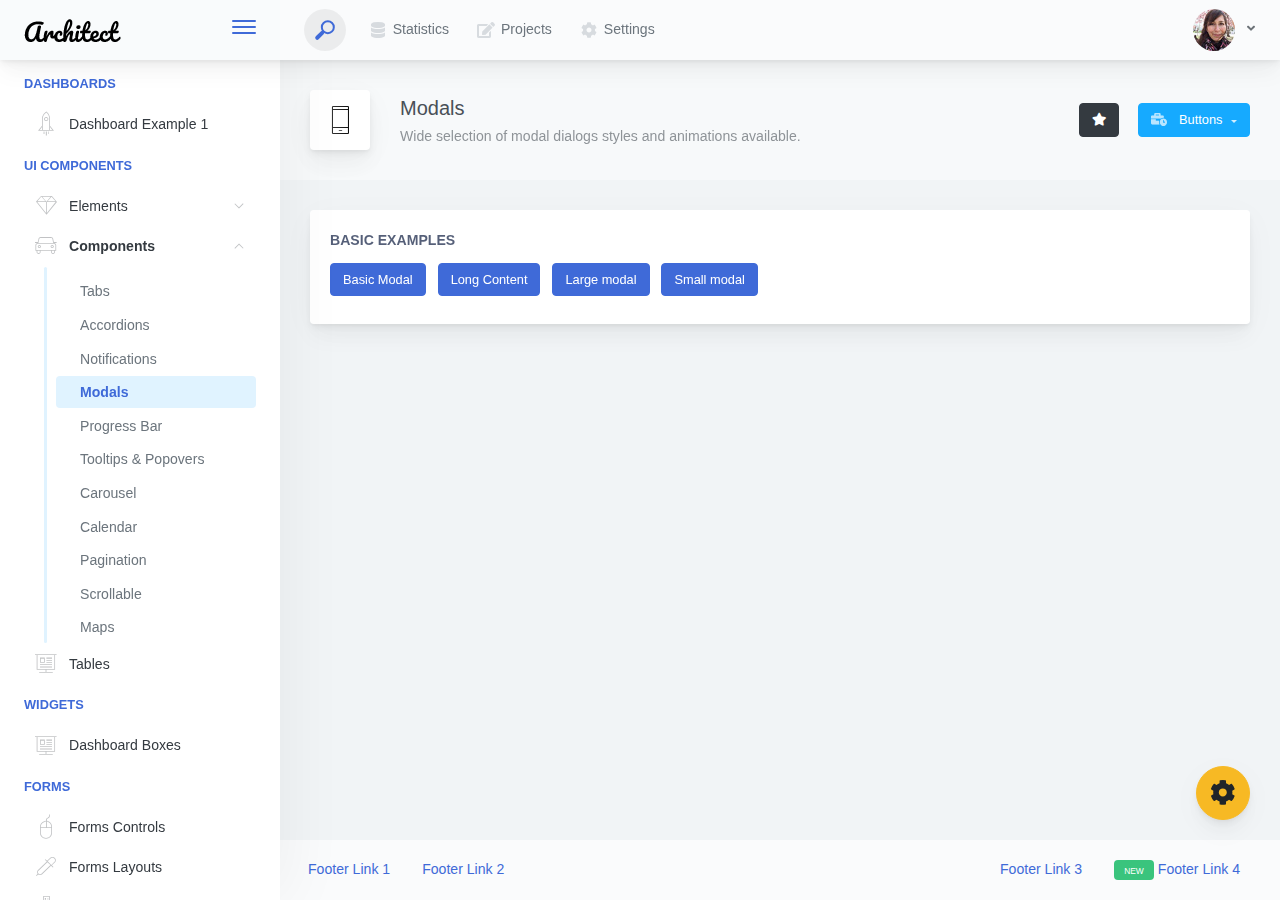
<file: architectui-html-free/components-modals.html>
<!doctype html>
<html lang="en">

<head>
    <meta charset="utf-8">
    <meta http-equiv="X-UA-Compatible" content="IE=edge">
    <meta http-equiv="Content-Language" content="en">
    <meta http-equiv="Content-Type" content="text/html; charset=utf-8"/>
    <title>Modals - Wide selection of modal dialogs styles and animations available.</title>
    <meta name="viewport" content="width=device-width, initial-scale=1, maximum-scale=1, user-scalable=no, shrink-to-fit=no" />
    <meta name="description" content="Wide selection of modal dialogs styles and animations available.">
    <meta name="msapplication-tap-highlight" content="no">
    <!--
    =========================================================
    * ArchitectUI HTML Theme Dashboard - v1.0.0
    =========================================================
    * Product Page: https://dashboardpack.com
    * Copyright 2019 DashboardPack (https://dashboardpack.com)
    * Licensed under MIT (https://github.com/DashboardPack/architectui-html-theme-free/blob/master/LICENSE)
    =========================================================
    * The above copyright notice and this permission notice shall be included in all copies or substantial portions of the Software.
    -->
<link href="./main.css" rel="stylesheet"></head>
<body>
    <div class="app-container app-theme-white body-tabs-shadow fixed-sidebar fixed-header">
        <div class="app-header header-shadow">
            <div class="app-header__logo">
                <div class="logo-src"></div>
                <div class="header__pane ml-auto">
                    <div>
                        <button type="button" class="hamburger close-sidebar-btn hamburger--elastic" data-class="closed-sidebar">
                            <span class="hamburger-box">
                                <span class="hamburger-inner"></span>
                            </span>
                        </button>
                    </div>
                </div>
            </div>
            <div class="app-header__mobile-menu">
                <div>
                    <button type="button" class="hamburger hamburger--elastic mobile-toggle-nav">
                        <span class="hamburger-box">
                            <span class="hamburger-inner"></span>
                        </span>
                    </button>
                </div>
            </div>
            <div class="app-header__menu">
                <span>
                    <button type="button" class="btn-icon btn-icon-only btn btn-primary btn-sm mobile-toggle-header-nav">
                        <span class="btn-icon-wrapper">
                            <i class="fa fa-ellipsis-v fa-w-6"></i>
                        </span>
                    </button>
                </span>
            </div>    <div class="app-header__content">
                <div class="app-header-left">
                    <div class="search-wrapper">
                        <div class="input-holder">
                            <input type="text" class="search-input" placeholder="Type to search">
                            <button class="search-icon"><span></span></button>
                        </div>
                        <button class="close"></button>
                    </div>
                    <ul class="header-menu nav">
                        <li class="nav-item">
                            <a href="javascript:void(0);" class="nav-link">
                                <i class="nav-link-icon fa fa-database"> </i>
                                Statistics
                            </a>
                        </li>
                        <li class="btn-group nav-item">
                            <a href="javascript:void(0);" class="nav-link">
                                <i class="nav-link-icon fa fa-edit"></i>
                                Projects
                            </a>
                        </li>
                        <li class="dropdown nav-item">
                            <a href="javascript:void(0);" class="nav-link">
                                <i class="nav-link-icon fa fa-cog"></i>
                                Settings
                            </a>
                        </li>
                    </ul>        </div>
                <div class="app-header-right">
                    <div class="header-btn-lg pr-0">
                        <div class="widget-content p-0">
                            <div class="widget-content-wrapper">
                                <div class="widget-content-left">
                                    <div class="btn-group">
                                        <a data-toggle="dropdown" aria-haspopup="true" aria-expanded="false" class="p-0 btn">
                                            <img width="42" class="rounded-circle" src="assets/images/avatars/1.jpg" alt="">
                                            <i class="fa fa-angle-down ml-2 opacity-8"></i>
                                        </a>
                                        <div tabindex="-1" role="menu" aria-hidden="true" class="dropdown-menu dropdown-menu-right">
                                            <button type="button" tabindex="0" class="dropdown-item">User Account</button>
                                            <button type="button" tabindex="0" class="dropdown-item">Settings</button>
                                            <h6 tabindex="-1" class="dropdown-header">Header</h6>
                                            <button type="button" tabindex="0" class="dropdown-item">Actions</button>
                                            <div tabindex="-1" class="dropdown-divider"></div>
                                            <button type="button" tabindex="0" class="dropdown-item">Dividers</button>
                                        </div>
                                    </div>
                                </div>
                                <div class="widget-content-left  ml-3 header-user-info">
                                    <div class="widget-heading">
                                        Alina Mclourd
                                    </div>
                                    <div class="widget-subheading">
                                        VP People Manager
                                    </div>
                                </div>
                                <div class="widget-content-right header-user-info ml-3">
                                    <button type="button" class="btn-shadow p-1 btn btn-primary btn-sm show-toastr-example">
                                        <i class="fa text-white fa-calendar pr-1 pl-1"></i>
                                    </button>
                                </div>
                            </div>
                        </div>
                    </div>        </div>
            </div>
        </div>        <div class="ui-theme-settings">
            <button type="button" id="TooltipDemo" class="btn-open-options btn btn-warning">
                <i class="fa fa-cog fa-w-16 fa-spin fa-2x"></i>
            </button>
            <div class="theme-settings__inner">
                <div class="scrollbar-container">
                    <div class="theme-settings__options-wrapper">
                        <h3 class="themeoptions-heading">Layout Options
                        </h3>
                        <div class="p-3">
                            <ul class="list-group">
                                <li class="list-group-item">
                                    <div class="widget-content p-0">
                                        <div class="widget-content-wrapper">
                                            <div class="widget-content-left mr-3">
                                                <div class="switch has-switch switch-container-class" data-class="fixed-header">
                                                    <div class="switch-animate switch-on">
                                                        <input type="checkbox" checked data-toggle="toggle" data-onstyle="success">
                                                    </div>
                                                </div>
                                            </div>
                                            <div class="widget-content-left">
                                                <div class="widget-heading">Fixed Header
                                                </div>
                                                <div class="widget-subheading">Makes the header top fixed, always visible!
                                                </div>
                                            </div>
                                        </div>
                                    </div>
                                </li>
                                <li class="list-group-item">
                                    <div class="widget-content p-0">
                                        <div class="widget-content-wrapper">
                                            <div class="widget-content-left mr-3">
                                                <div class="switch has-switch switch-container-class" data-class="fixed-sidebar">
                                                    <div class="switch-animate switch-on">
                                                        <input type="checkbox" checked data-toggle="toggle" data-onstyle="success">
                                                    </div>
                                                </div>
                                            </div>
                                            <div class="widget-content-left">
                                                <div class="widget-heading">Fixed Sidebar
                                                </div>
                                                <div class="widget-subheading">Makes the sidebar left fixed, always visible!
                                                </div>
                                            </div>
                                        </div>
                                    </div>
                                </li>
                                <li class="list-group-item">
                                    <div class="widget-content p-0">
                                        <div class="widget-content-wrapper">
                                            <div class="widget-content-left mr-3">
                                                <div class="switch has-switch switch-container-class" data-class="fixed-footer">
                                                    <div class="switch-animate switch-off">
                                                        <input type="checkbox" data-toggle="toggle" data-onstyle="success">
                                                    </div>
                                                </div>
                                            </div>
                                            <div class="widget-content-left">
                                                <div class="widget-heading">Fixed Footer
                                                </div>
                                                <div class="widget-subheading">Makes the app footer bottom fixed, always visible!
                                                </div>
                                            </div>
                                        </div>
                                    </div>
                                </li>
                            </ul>
                        </div>
                        <h3 class="themeoptions-heading">
                            <div>
                                Header Options
                            </div>
                            <button type="button" class="btn-pill btn-shadow btn-wide ml-auto btn btn-focus btn-sm switch-header-cs-class" data-class="">
                                Restore Default
                            </button>
                        </h3>
                        <div class="p-3">
                            <ul class="list-group">
                                <li class="list-group-item">
                                    <h5 class="pb-2">Choose Color Scheme
                                    </h5>
                                    <div class="theme-settings-swatches">
                                        <div class="swatch-holder bg-primary switch-header-cs-class" data-class="bg-primary header-text-light">
                                        </div>
                                        <div class="swatch-holder bg-secondary switch-header-cs-class" data-class="bg-secondary header-text-light">
                                        </div>
                                        <div class="swatch-holder bg-success switch-header-cs-class" data-class="bg-success header-text-dark">
                                        </div>
                                        <div class="swatch-holder bg-info switch-header-cs-class" data-class="bg-info header-text-dark">
                                        </div>
                                        <div class="swatch-holder bg-warning switch-header-cs-class" data-class="bg-warning header-text-dark">
                                        </div>
                                        <div class="swatch-holder bg-danger switch-header-cs-class" data-class="bg-danger header-text-light">
                                        </div>
                                        <div class="swatch-holder bg-light switch-header-cs-class" data-class="bg-light header-text-dark">
                                        </div>
                                        <div class="swatch-holder bg-dark switch-header-cs-class" data-class="bg-dark header-text-light">
                                        </div>
                                        <div class="swatch-holder bg-focus switch-header-cs-class" data-class="bg-focus header-text-light">
                                        </div>
                                        <div class="swatch-holder bg-alternate switch-header-cs-class" data-class="bg-alternate header-text-light">
                                        </div>
                                        <div class="divider">
                                        </div>
                                        <div class="swatch-holder bg-vicious-stance switch-header-cs-class" data-class="bg-vicious-stance header-text-light">
                                        </div>
                                        <div class="swatch-holder bg-midnight-bloom switch-header-cs-class" data-class="bg-midnight-bloom header-text-light">
                                        </div>
                                        <div class="swatch-holder bg-night-sky switch-header-cs-class" data-class="bg-night-sky header-text-light">
                                        </div>
                                        <div class="swatch-holder bg-slick-carbon switch-header-cs-class" data-class="bg-slick-carbon header-text-light">
                                        </div>
                                        <div class="swatch-holder bg-asteroid switch-header-cs-class" data-class="bg-asteroid header-text-light">
                                        </div>
                                        <div class="swatch-holder bg-royal switch-header-cs-class" data-class="bg-royal header-text-light">
                                        </div>
                                        <div class="swatch-holder bg-warm-flame switch-header-cs-class" data-class="bg-warm-flame header-text-dark">
                                        </div>
                                        <div class="swatch-holder bg-night-fade switch-header-cs-class" data-class="bg-night-fade header-text-dark">
                                        </div>
                                        <div class="swatch-holder bg-sunny-morning switch-header-cs-class" data-class="bg-sunny-morning header-text-dark">
                                        </div>
                                        <div class="swatch-holder bg-tempting-azure switch-header-cs-class" data-class="bg-tempting-azure header-text-dark">
                                        </div>
                                        <div class="swatch-holder bg-amy-crisp switch-header-cs-class" data-class="bg-amy-crisp header-text-dark">
                                        </div>
                                        <div class="swatch-holder bg-heavy-rain switch-header-cs-class" data-class="bg-heavy-rain header-text-dark">
                                        </div>
                                        <div class="swatch-holder bg-mean-fruit switch-header-cs-class" data-class="bg-mean-fruit header-text-dark">
                                        </div>
                                        <div class="swatch-holder bg-malibu-beach switch-header-cs-class" data-class="bg-malibu-beach header-text-light">
                                        </div>
                                        <div class="swatch-holder bg-deep-blue switch-header-cs-class" data-class="bg-deep-blue header-text-dark">
                                        </div>
                                        <div class="swatch-holder bg-ripe-malin switch-header-cs-class" data-class="bg-ripe-malin header-text-light">
                                        </div>
                                        <div class="swatch-holder bg-arielle-smile switch-header-cs-class" data-class="bg-arielle-smile header-text-light">
                                        </div>
                                        <div class="swatch-holder bg-plum-plate switch-header-cs-class" data-class="bg-plum-plate header-text-light">
                                        </div>
                                        <div class="swatch-holder bg-happy-fisher switch-header-cs-class" data-class="bg-happy-fisher header-text-dark">
                                        </div>
                                        <div class="swatch-holder bg-happy-itmeo switch-header-cs-class" data-class="bg-happy-itmeo header-text-light">
                                        </div>
                                        <div class="swatch-holder bg-mixed-hopes switch-header-cs-class" data-class="bg-mixed-hopes header-text-light">
                                        </div>
                                        <div class="swatch-holder bg-strong-bliss switch-header-cs-class" data-class="bg-strong-bliss header-text-light">
                                        </div>
                                        <div class="swatch-holder bg-grow-early switch-header-cs-class" data-class="bg-grow-early header-text-light">
                                        </div>
                                        <div class="swatch-holder bg-love-kiss switch-header-cs-class" data-class="bg-love-kiss header-text-light">
                                        </div>
                                        <div class="swatch-holder bg-premium-dark switch-header-cs-class" data-class="bg-premium-dark header-text-light">
                                        </div>
                                        <div class="swatch-holder bg-happy-green switch-header-cs-class" data-class="bg-happy-green header-text-light">
                                        </div>
                                    </div>
                                </li>
                            </ul>
                        </div>
                        <h3 class="themeoptions-heading">
                            <div>Sidebar Options</div>
                            <button type="button" class="btn-pill btn-shadow btn-wide ml-auto btn btn-focus btn-sm switch-sidebar-cs-class" data-class="">
                                Restore Default
                            </button>
                        </h3>
                        <div class="p-3">
                            <ul class="list-group">
                                <li class="list-group-item">
                                    <h5 class="pb-2">Choose Color Scheme
                                    </h5>
                                    <div class="theme-settings-swatches">
                                        <div class="swatch-holder bg-primary switch-sidebar-cs-class" data-class="bg-primary sidebar-text-light">
                                        </div>
                                        <div class="swatch-holder bg-secondary switch-sidebar-cs-class" data-class="bg-secondary sidebar-text-light">
                                        </div>
                                        <div class="swatch-holder bg-success switch-sidebar-cs-class" data-class="bg-success sidebar-text-dark">
                                        </div>
                                        <div class="swatch-holder bg-info switch-sidebar-cs-class" data-class="bg-info sidebar-text-dark">
                                        </div>
                                        <div class="swatch-holder bg-warning switch-sidebar-cs-class" data-class="bg-warning sidebar-text-dark">
                                        </div>
                                        <div class="swatch-holder bg-danger switch-sidebar-cs-class" data-class="bg-danger sidebar-text-light">
                                        </div>
                                        <div class="swatch-holder bg-light switch-sidebar-cs-class" data-class="bg-light sidebar-text-dark">
                                        </div>
                                        <div class="swatch-holder bg-dark switch-sidebar-cs-class" data-class="bg-dark sidebar-text-light">
                                        </div>
                                        <div class="swatch-holder bg-focus switch-sidebar-cs-class" data-class="bg-focus sidebar-text-light">
                                        </div>
                                        <div class="swatch-holder bg-alternate switch-sidebar-cs-class" data-class="bg-alternate sidebar-text-light">
                                        </div>
                                        <div class="divider">
                                        </div>
                                        <div class="swatch-holder bg-vicious-stance switch-sidebar-cs-class" data-class="bg-vicious-stance sidebar-text-light">
                                        </div>
                                        <div class="swatch-holder bg-midnight-bloom switch-sidebar-cs-class" data-class="bg-midnight-bloom sidebar-text-light">
                                        </div>
                                        <div class="swatch-holder bg-night-sky switch-sidebar-cs-class" data-class="bg-night-sky sidebar-text-light">
                                        </div>
                                        <div class="swatch-holder bg-slick-carbon switch-sidebar-cs-class" data-class="bg-slick-carbon sidebar-text-light">
                                        </div>
                                        <div class="swatch-holder bg-asteroid switch-sidebar-cs-class" data-class="bg-asteroid sidebar-text-light">
                                        </div>
                                        <div class="swatch-holder bg-royal switch-sidebar-cs-class" data-class="bg-royal sidebar-text-light">
                                        </div>
                                        <div class="swatch-holder bg-warm-flame switch-sidebar-cs-class" data-class="bg-warm-flame sidebar-text-dark">
                                        </div>
                                        <div class="swatch-holder bg-night-fade switch-sidebar-cs-class" data-class="bg-night-fade sidebar-text-dark">
                                        </div>
                                        <div class="swatch-holder bg-sunny-morning switch-sidebar-cs-class" data-class="bg-sunny-morning sidebar-text-dark">
                                        </div>
                                        <div class="swatch-holder bg-tempting-azure switch-sidebar-cs-class" data-class="bg-tempting-azure sidebar-text-dark">
                                        </div>
                                        <div class="swatch-holder bg-amy-crisp switch-sidebar-cs-class" data-class="bg-amy-crisp sidebar-text-dark">
                                        </div>
                                        <div class="swatch-holder bg-heavy-rain switch-sidebar-cs-class" data-class="bg-heavy-rain sidebar-text-dark">
                                        </div>
                                        <div class="swatch-holder bg-mean-fruit switch-sidebar-cs-class" data-class="bg-mean-fruit sidebar-text-dark">
                                        </div>
                                        <div class="swatch-holder bg-malibu-beach switch-sidebar-cs-class" data-class="bg-malibu-beach sidebar-text-light">
                                        </div>
                                        <div class="swatch-holder bg-deep-blue switch-sidebar-cs-class" data-class="bg-deep-blue sidebar-text-dark">
                                        </div>
                                        <div class="swatch-holder bg-ripe-malin switch-sidebar-cs-class" data-class="bg-ripe-malin sidebar-text-light">
                                        </div>
                                        <div class="swatch-holder bg-arielle-smile switch-sidebar-cs-class" data-class="bg-arielle-smile sidebar-text-light">
                                        </div>
                                        <div class="swatch-holder bg-plum-plate switch-sidebar-cs-class" data-class="bg-plum-plate sidebar-text-light">
                                        </div>
                                        <div class="swatch-holder bg-happy-fisher switch-sidebar-cs-class" data-class="bg-happy-fisher sidebar-text-dark">
                                        </div>
                                        <div class="swatch-holder bg-happy-itmeo switch-sidebar-cs-class" data-class="bg-happy-itmeo sidebar-text-light">
                                        </div>
                                        <div class="swatch-holder bg-mixed-hopes switch-sidebar-cs-class" data-class="bg-mixed-hopes sidebar-text-light">
                                        </div>
                                        <div class="swatch-holder bg-strong-bliss switch-sidebar-cs-class" data-class="bg-strong-bliss sidebar-text-light">
                                        </div>
                                        <div class="swatch-holder bg-grow-early switch-sidebar-cs-class" data-class="bg-grow-early sidebar-text-light">
                                        </div>
                                        <div class="swatch-holder bg-love-kiss switch-sidebar-cs-class" data-class="bg-love-kiss sidebar-text-light">
                                        </div>
                                        <div class="swatch-holder bg-premium-dark switch-sidebar-cs-class" data-class="bg-premium-dark sidebar-text-light">
                                        </div>
                                        <div class="swatch-holder bg-happy-green switch-sidebar-cs-class" data-class="bg-happy-green sidebar-text-light">
                                        </div>
                                    </div>
                                </li>
                            </ul>
                        </div>
                        <h3 class="themeoptions-heading">
                            <div>Main Content Options</div>
                            <button type="button" class="btn-pill btn-shadow btn-wide ml-auto active btn btn-focus btn-sm">Restore Default
                            </button>
                        </h3>
                        <div class="p-3">
                            <ul class="list-group">
                                <li class="list-group-item">
                                    <h5 class="pb-2">Page Section Tabs
                                    </h5>
                                    <div class="theme-settings-swatches">
                                        <div role="group" class="mt-2 btn-group">
                                            <button type="button" class="btn-wide btn-shadow btn-primary btn btn-secondary switch-theme-class" data-class="body-tabs-line">
                                                Line
                                            </button>
                                            <button type="button" class="btn-wide btn-shadow btn-primary active btn btn-secondary switch-theme-class" data-class="body-tabs-shadow">
                                                Shadow
                                            </button>
                                        </div>
                                    </div>
                                </li>
                            </ul>
                        </div>
                    </div>
                </div>
            </div>
        </div>        <div class="app-main">
                <div class="app-sidebar sidebar-shadow">
                    <div class="app-header__logo">
                        <div class="logo-src"></div>
                        <div class="header__pane ml-auto">
                            <div>
                                <button type="button" class="hamburger close-sidebar-btn hamburger--elastic" data-class="closed-sidebar">
                                    <span class="hamburger-box">
                                        <span class="hamburger-inner"></span>
                                    </span>
                                </button>
                            </div>
                        </div>
                    </div>
                    <div class="app-header__mobile-menu">
                        <div>
                            <button type="button" class="hamburger hamburger--elastic mobile-toggle-nav">
                                <span class="hamburger-box">
                                    <span class="hamburger-inner"></span>
                                </span>
                            </button>
                        </div>
                    </div>
                    <div class="app-header__menu">
                        <span>
                            <button type="button" class="btn-icon btn-icon-only btn btn-primary btn-sm mobile-toggle-header-nav">
                                <span class="btn-icon-wrapper">
                                    <i class="fa fa-ellipsis-v fa-w-6"></i>
                                </span>
                            </button>
                        </span>
                    </div>    <div class="scrollbar-sidebar">
                        <div class="app-sidebar__inner">
                            <ul class="vertical-nav-menu">
                                <li class="app-sidebar__heading">Dashboards</li>
                                <li>
                                    <a href="index.html">
                                        <i class="metismenu-icon pe-7s-rocket"></i>
                                        Dashboard Example 1
                                    </a>
                                </li>
                                <li class="app-sidebar__heading">UI Components</li>
                                <li
                                    
                                    
                                    
                                    
                                    
                                    
                                    
                                    
                                >
                                    <a href="#">
                                        <i class="metismenu-icon pe-7s-diamond"></i>
                                        Elements
                                        <i class="metismenu-state-icon pe-7s-angle-down caret-left"></i>
                                    </a>
                                    <ul
                                        
                                        
                                        
                                        
                                        
                                        
                                        
                                        
                                    >
                                        <li>
                                            <a href="elements-buttons-standard.html">
                                                <i class="metismenu-icon"></i>
                                                Buttons
                                            </a>
                                        </li>
                                        <li>
                                            <a href="elements-dropdowns.html">
                                                <i class="metismenu-icon">
                                                </i>Dropdowns
                                            </a>
                                        </li>
                                        <li>
                                            <a href="elements-icons.html">
                                                <i class="metismenu-icon">
                                                </i>Icons
                                            </a>
                                        </li>
                                        <li>
                                            <a href="elements-badges-labels.html">
                                                <i class="metismenu-icon">
                                                </i>Badges
                                            </a>
                                        </li>
                                        <li>
                                            <a href="elements-cards.html">
                                                <i class="metismenu-icon">
                                                </i>Cards
                                            </a>
                                        </li>
                                        <li>
                                            <a href="elements-list-group.html">
                                                <i class="metismenu-icon">
                                                </i>List Groups
                                            </a>
                                        </li>
                                        <li>
                                            <a href="elements-navigation.html">
                                                <i class="metismenu-icon">
                                                </i>Navigation Menus
                                            </a>
                                        </li>
                                        <li>
                                            <a href="elements-utilities.html">
                                                <i class="metismenu-icon">
                                                </i>Utilities
                                            </a>
                                        </li>
                                    </ul>
                                </li>
                                <li
                                    
                                    
                                    
                                     class="mm-active"
                                    
                                    
                                    
                                    
                                    
                                    
                                    
                                >
                                    <a href="#">
                                        <i class="metismenu-icon pe-7s-car"></i>
                                        Components
                                        <i class="metismenu-state-icon pe-7s-angle-down caret-left"></i>
                                    </a>
                                    <ul
                                        
                                        
                                        
                                         class="mm-show"
                                        
                                        
                                        
                                        
                                        
                                        
                                        
                                    >
                                        <li>
                                            <a href="components-tabs.html">
                                                <i class="metismenu-icon">
                                                </i>Tabs
                                            </a>
                                        </li>
                                        <li>
                                            <a href="components-accordions.html">
                                                <i class="metismenu-icon">
                                                </i>Accordions
                                            </a>
                                        </li>
                                        <li>
                                            <a href="components-notifications.html">
                                                <i class="metismenu-icon">
                                                </i>Notifications
                                            </a>
                                        </li>
                                        <li>
                                            <a href="components-modals.html" class="mm-active">
                                                <i class="metismenu-icon">
                                                </i>Modals
                                            </a>
                                        </li>
                                        <li>
                                            <a href="components-progress-bar.html">
                                                <i class="metismenu-icon">
                                                </i>Progress Bar
                                            </a>
                                        </li>
                                        <li>
                                            <a href="components-tooltips-popovers.html">
                                                <i class="metismenu-icon">
                                                </i>Tooltips &amp; Popovers
                                            </a>
                                        </li>
                                        <li>
                                            <a href="components-carousel.html">
                                                <i class="metismenu-icon">
                                                </i>Carousel
                                            </a>
                                        </li>
                                        <li>
                                            <a href="components-calendar.html">
                                                <i class="metismenu-icon">
                                                </i>Calendar
                                            </a>
                                        </li>
                                        <li>
                                            <a href="components-pagination.html">
                                                <i class="metismenu-icon">
                                                </i>Pagination
                                            </a>
                                        </li>
                                        <li>
                                            <a href="components-scrollable-elements.html">
                                                <i class="metismenu-icon">
                                                </i>Scrollable
                                            </a>
                                        </li>
                                        <li>
                                            <a href="components-maps.html">
                                                <i class="metismenu-icon">
                                                </i>Maps
                                            </a>
                                        </li>
                                    </ul>
                                </li>
                                <li  >
                                    <a href="tables-regular.html">
                                        <i class="metismenu-icon pe-7s-display2"></i>
                                        Tables
                                    </a>
                                </li>
                                <li class="app-sidebar__heading">Widgets</li>
                                <li>
                                    <a href="dashboard-boxes.html">
                                        <i class="metismenu-icon pe-7s-display2"></i>
                                        Dashboard Boxes
                                    </a>
                                </li>
                                <li class="app-sidebar__heading">Forms</li>
                                <li>
                                    <a href="forms-controls.html">
                                        <i class="metismenu-icon pe-7s-mouse">
                                        </i>Forms Controls
                                    </a>
                                </li>
                                <li>
                                    <a href="forms-layouts.html">
                                        <i class="metismenu-icon pe-7s-eyedropper">
                                        </i>Forms Layouts
                                    </a>
                                </li>
                                <li>
                                    <a href="forms-validation.html">
                                        <i class="metismenu-icon pe-7s-pendrive">
                                        </i>Forms Validation
                                    </a>
                                </li>
                                <li class="app-sidebar__heading">Charts</li>
                                <li>
                                    <a href="charts-chartjs.html">
                                        <i class="metismenu-icon pe-7s-graph2">
                                        </i>ChartJS
                                    </a>
                                </li>
                                <li class="app-sidebar__heading">PRO Version</li>
                                <li>
                                    <a href="https://dashboardpack.com/theme-details/architectui-dashboard-html-pro/" target="_blank">
                                        <i class="metismenu-icon pe-7s-graph2">
                                        </i>
                                        Upgrade to PRO
                                    </a>
                                </li>
                            </ul>
                        </div>
                    </div>
                </div>    <div class="app-main__outer">
                    <div class="app-main__inner">
                        <div class="app-page-title">
                            <div class="page-title-wrapper">
                                <div class="page-title-heading">
                                    <div class="page-title-icon">
                                        <i class="pe-7s-phone icon-gradient bg-premium-dark">
                                        </i>
                                    </div>
                                    <div>Modals
                                        <div class="page-title-subheading">Wide selection of modal dialogs styles and animations available.
                                        </div>
                                    </div>
                                </div>
                                <div class="page-title-actions">
                                    <button type="button" data-toggle="tooltip" title="Example Tooltip" data-placement="bottom" class="btn-shadow mr-3 btn btn-dark">
                                        <i class="fa fa-star"></i>
                                    </button>
                                    <div class="d-inline-block dropdown">
                                        <button type="button" data-toggle="dropdown" aria-haspopup="true" aria-expanded="false" class="btn-shadow dropdown-toggle btn btn-info">
                                            <span class="btn-icon-wrapper pr-2 opacity-7">
                                                <i class="fa fa-business-time fa-w-20"></i>
                                            </span>
                                            Buttons
                                        </button>
                                        <div tabindex="-1" role="menu" aria-hidden="true" class="dropdown-menu dropdown-menu-right">
                                            <ul class="nav flex-column">
                                                <li class="nav-item">
                                                    <a href="javascript:void(0);" class="nav-link">
                                                        <i class="nav-link-icon lnr-inbox"></i>
                                                        <span>
                                                            Inbox
                                                        </span>
                                                        <div class="ml-auto badge badge-pill badge-secondary">86</div>
                                                    </a>
                                                </li>
                                                <li class="nav-item">
                                                    <a href="javascript:void(0);" class="nav-link">
                                                        <i class="nav-link-icon lnr-book"></i>
                                                        <span>
                                                            Book
                                                        </span>
                                                        <div class="ml-auto badge badge-pill badge-danger">5</div>
                                                    </a>
                                                </li>
                                                <li class="nav-item">
                                                    <a href="javascript:void(0);" class="nav-link">
                                                        <i class="nav-link-icon lnr-picture"></i>
                                                        <span>
                                                            Picture
                                                        </span>
                                                    </a>
                                                </li>
                                                <li class="nav-item">
                                                    <a disabled href="javascript:void(0);" class="nav-link disabled">
                                                        <i class="nav-link-icon lnr-file-empty"></i>
                                                        <span>
                                                            File Disabled
                                                        </span>
                                                    </a>
                                                </li>
                                            </ul>
                                        </div>
                                    </div>
                                </div>    </div>
                        </div>            <div class="row">
                            <div class="col-md-12">
                                <div class="main-card mb-3 card">
                                    <div class="card-body">
                                        <div class="card-title">Basic Examples</div>
                                        <!-- Button trigger modal -->
                                        <button type="button" class="btn mr-2 mb-2 btn-primary" data-toggle="modal" data-target="#exampleModal">
                                            Basic Modal
                                        </button>
                                        <!-- Button trigger modal -->
                                        <button type="button" class="btn mr-2 mb-2 btn-primary" data-toggle="modal" data-target="#exampleModalLong">
                                            Long Content
                                        </button>
                                        <button type="button" class="btn mr-2 mb-2 btn-primary" data-toggle="modal" data-target=".bd-example-modal-lg">Large modal</button>
                                        <button type="button" class="btn mr-2 mb-2 btn-primary" data-toggle="modal" data-target=".bd-example-modal-sm">Small modal</button>
                                    </div>
                                </div>
                            </div>
                        </div>
                    </div>
                    <div class="app-wrapper-footer">
                        <div class="app-footer">
                            <div class="app-footer__inner">
                                <div class="app-footer-left">
                                    <ul class="nav">
                                        <li class="nav-item">
                                            <a href="javascript:void(0);" class="nav-link">
                                                Footer Link 1
                                            </a>
                                        </li>
                                        <li class="nav-item">
                                            <a href="javascript:void(0);" class="nav-link">
                                                Footer Link 2
                                            </a>
                                        </li>
                                    </ul>
                                </div>
                                <div class="app-footer-right">
                                    <ul class="nav">
                                        <li class="nav-item">
                                            <a href="javascript:void(0);" class="nav-link">
                                                Footer Link 3
                                            </a>
                                        </li>
                                        <li class="nav-item">
                                            <a href="javascript:void(0);" class="nav-link">
                                                <div class="badge badge-success mr-1 ml-0">
                                                    <small>NEW</small>
                                                </div>
                                                Footer Link 4
                                            </a>
                                        </li>
                                    </ul>
                                </div>
                            </div>
                        </div>
                    </div>    </div>
        </div>
    </div>
<script type="text/javascript" src="./assets/scripts/main.js"></script></body>
</html>


<!-- Large modal -->

<div class="modal fade bd-example-modal-lg" tabindex="-1" role="dialog" aria-labelledby="myLargeModalLabel" aria-hidden="true">
    <div class="modal-dialog modal-lg">
        <div class="modal-content">
            <div class="modal-header">
                <h5 class="modal-title" id="exampleModalLongTitle">Modal title</h5>
                <button type="button" class="close" data-dismiss="modal" aria-label="Close">
                    <span aria-hidden="true">&times;</span>
                </button>
            </div>
            <div class="modal-body">
                <p>Cras mattis consectetur purus sit amet fermentum. Cras justo odio, dapibus ac facilisis in, egestas eget quam. Morbi leo risus, porta ac consectetur ac, vestibulum at eros.</p>
                <p>Praesent commodo cursus magna, vel scelerisque nisl consectetur et. Vivamus sagittis lacus vel augue laoreet rutrum faucibus dolor auctor.</p>
            </div>
            <div class="modal-footer">
                <button type="button" class="btn btn-secondary" data-dismiss="modal">Close</button>
                <button type="button" class="btn btn-primary">Save changes</button>
            </div>
        </div>
    </div>
</div>

<!-- Small modal -->

<div class="modal fade bd-example-modal-sm" tabindex="-1" role="dialog" aria-labelledby="mySmallModalLabel" aria-hidden="true">
    <div class="modal-dialog modal-sm">
        <div class="modal-content">
            <div class="modal-header">
                <h5 class="modal-title" id="exampleModalLongTitle">Modal title</h5>
                <button type="button" class="close" data-dismiss="modal" aria-label="Close">
                    <span aria-hidden="true">&times;</span>
                </button>
            </div>
            <div class="modal-body">
                <p>Praesent commodo cursus magna, vel scelerisque nisl consectetur et. Vivamus sagittis lacus vel augue laoreet rutrum faucibus dolor auctor.</p>
            </div>
            <div class="modal-footer">
                <button type="button" class="btn btn-secondary" data-dismiss="modal">Close</button>
                <button type="button" class="btn btn-primary">Save changes</button>
            </div>
        </div>
    </div>
</div>

<!-- Modal -->
<div class="modal fade" id="exampleModalLong" tabindex="-1" role="dialog" aria-labelledby="exampleModalLongTitle" aria-hidden="true">
    <div class="modal-dialog" role="document">
        <div class="modal-content">
            <div class="modal-header">
                <h5 class="modal-title" id="exampleModalLongTitle">Modal title</h5>
                <button type="button" class="close" data-dismiss="modal" aria-label="Close">
                    <span aria-hidden="true">&times;</span>
                </button>
            </div>
            <div class="modal-body">
                <p>Cras mattis consectetur purus sit amet fermentum. Cras justo odio, dapibus ac facilisis in, egestas eget quam. Morbi leo risus, porta ac consectetur ac, vestibulum at eros.</p>
                <p>Praesent commodo cursus magna, vel scelerisque nisl consectetur et. Vivamus sagittis lacus vel augue laoreet rutrum faucibus dolor auctor.</p>
                <p>Aenean lacinia bibendum nulla sed consectetur. Praesent commodo cursus magna, vel scelerisque nisl consectetur et. Donec sed odio dui. Donec ullamcorper nulla non metus auctor fringilla.</p>
                <p>Cras mattis consectetur purus sit amet fermentum. Cras justo odio, dapibus ac facilisis in, egestas eget quam. Morbi leo risus, porta ac consectetur ac, vestibulum at eros.</p>
                <p>Praesent commodo cursus magna, vel scelerisque nisl consectetur et. Vivamus sagittis lacus vel augue laoreet rutrum faucibus dolor auctor.</p>
                <p>Aenean lacinia bibendum nulla sed consectetur. Praesent commodo cursus magna, vel scelerisque nisl consectetur et. Donec sed odio dui. Donec ullamcorper nulla non metus auctor fringilla.</p>
                <p>Cras mattis consectetur purus sit amet fermentum. Cras justo odio, dapibus ac facilisis in, egestas eget quam. Morbi leo risus, porta ac consectetur ac, vestibulum at eros.</p>
                <p>Praesent commodo cursus magna, vel scelerisque nisl consectetur et. Vivamus sagittis lacus vel augue laoreet rutrum faucibus dolor auctor.</p>
                <p>Aenean lacinia bibendum nulla sed consectetur. Praesent commodo cursus magna, vel scelerisque nisl consectetur et. Donec sed odio dui. Donec ullamcorper nulla non metus auctor fringilla.</p>
                <p>Cras mattis consectetur purus sit amet fermentum. Cras justo odio, dapibus ac facilisis in, egestas eget quam. Morbi leo risus, porta ac consectetur ac, vestibulum at eros.</p>
                <p>Praesent commodo cursus magna, vel scelerisque nisl consectetur et. Vivamus sagittis lacus vel augue laoreet rutrum faucibus dolor auctor.</p>
                <p>Aenean lacinia bibendum nulla sed consectetur. Praesent commodo cursus magna, vel scelerisque nisl consectetur et. Donec sed odio dui. Donec ullamcorper nulla non metus auctor fringilla.</p>
                <p>Cras mattis consectetur purus sit amet fermentum. Cras justo odio, dapibus ac facilisis in, egestas eget quam. Morbi leo risus, porta ac consectetur ac, vestibulum at eros.</p>
                <p>Praesent commodo cursus magna, vel scelerisque nisl consectetur et. Vivamus sagittis lacus vel augue laoreet rutrum faucibus dolor auctor.</p>
                <p>Aenean lacinia bibendum nulla sed consectetur. Praesent commodo cursus magna, vel scelerisque nisl consectetur et. Donec sed odio dui. Donec ullamcorper nulla non metus auctor fringilla.</p>
                <p>Cras mattis consectetur purus sit amet fermentum. Cras justo odio, dapibus ac facilisis in, egestas eget quam. Morbi leo risus, porta ac consectetur ac, vestibulum at eros.</p>
                <p>Praesent commodo cursus magna, vel scelerisque nisl consectetur et. Vivamus sagittis lacus vel augue laoreet rutrum faucibus dolor auctor.</p>
                <p>Aenean lacinia bibendum nulla sed consectetur. Praesent commodo cursus magna, vel scelerisque nisl consectetur et. Donec sed odio dui. Donec ullamcorper nulla non metus auctor fringilla.</p>
            </div>
            <div class="modal-footer">
                <button type="button" class="btn btn-secondary" data-dismiss="modal">Close</button>
                <button type="button" class="btn btn-primary">Save changes</button>
            </div>
        </div>
    </div>
</div>
<!-- Modal -->
<div class="modal fade" id="exampleModal" tabindex="-1" role="dialog" aria-labelledby="exampleModalLabel" aria-hidden="true">
    <div class="modal-dialog" role="document">
        <div class="modal-content">
            <div class="modal-header">
                <h5 class="modal-title" id="exampleModalLabel">Modal title</h5>
                <button type="button" class="close" data-dismiss="modal" aria-label="Close">
                    <span aria-hidden="true">&times;</span>
                </button>
            </div>
            <div class="modal-body">
                <p class="mb-0">Lorem Ipsum has been the industry's standard dummy text ever since the 1500s, when an unknown printer took a galley of type and scrambled.</p>
            </div>
            <div class="modal-footer">
                <button type="button" class="btn btn-secondary" data-dismiss="modal">Close</button>
                <button type="button" class="btn btn-primary">Save changes</button>
            </div>
        </div>
    </div>
</div>
</file>
<file: www/custom.css>
<style>
p {
    color: red;
    font-size: larger;
}

h1 {
    background-color: skyblue;
    color: whitesmoke;
}

a:hover {
    color: tomato;
    text-decoration: none;
}

#p_bru {
    background-color: aquamarine;
    padding: 10px 20px 20px 10px;
    padding: 1em;
}

.blue700{
    color: black;
    font-weight: 700;
    opacity: 0.3;
}

[alt="logo"]{
    width: 300px;
}


</style>
</file>
